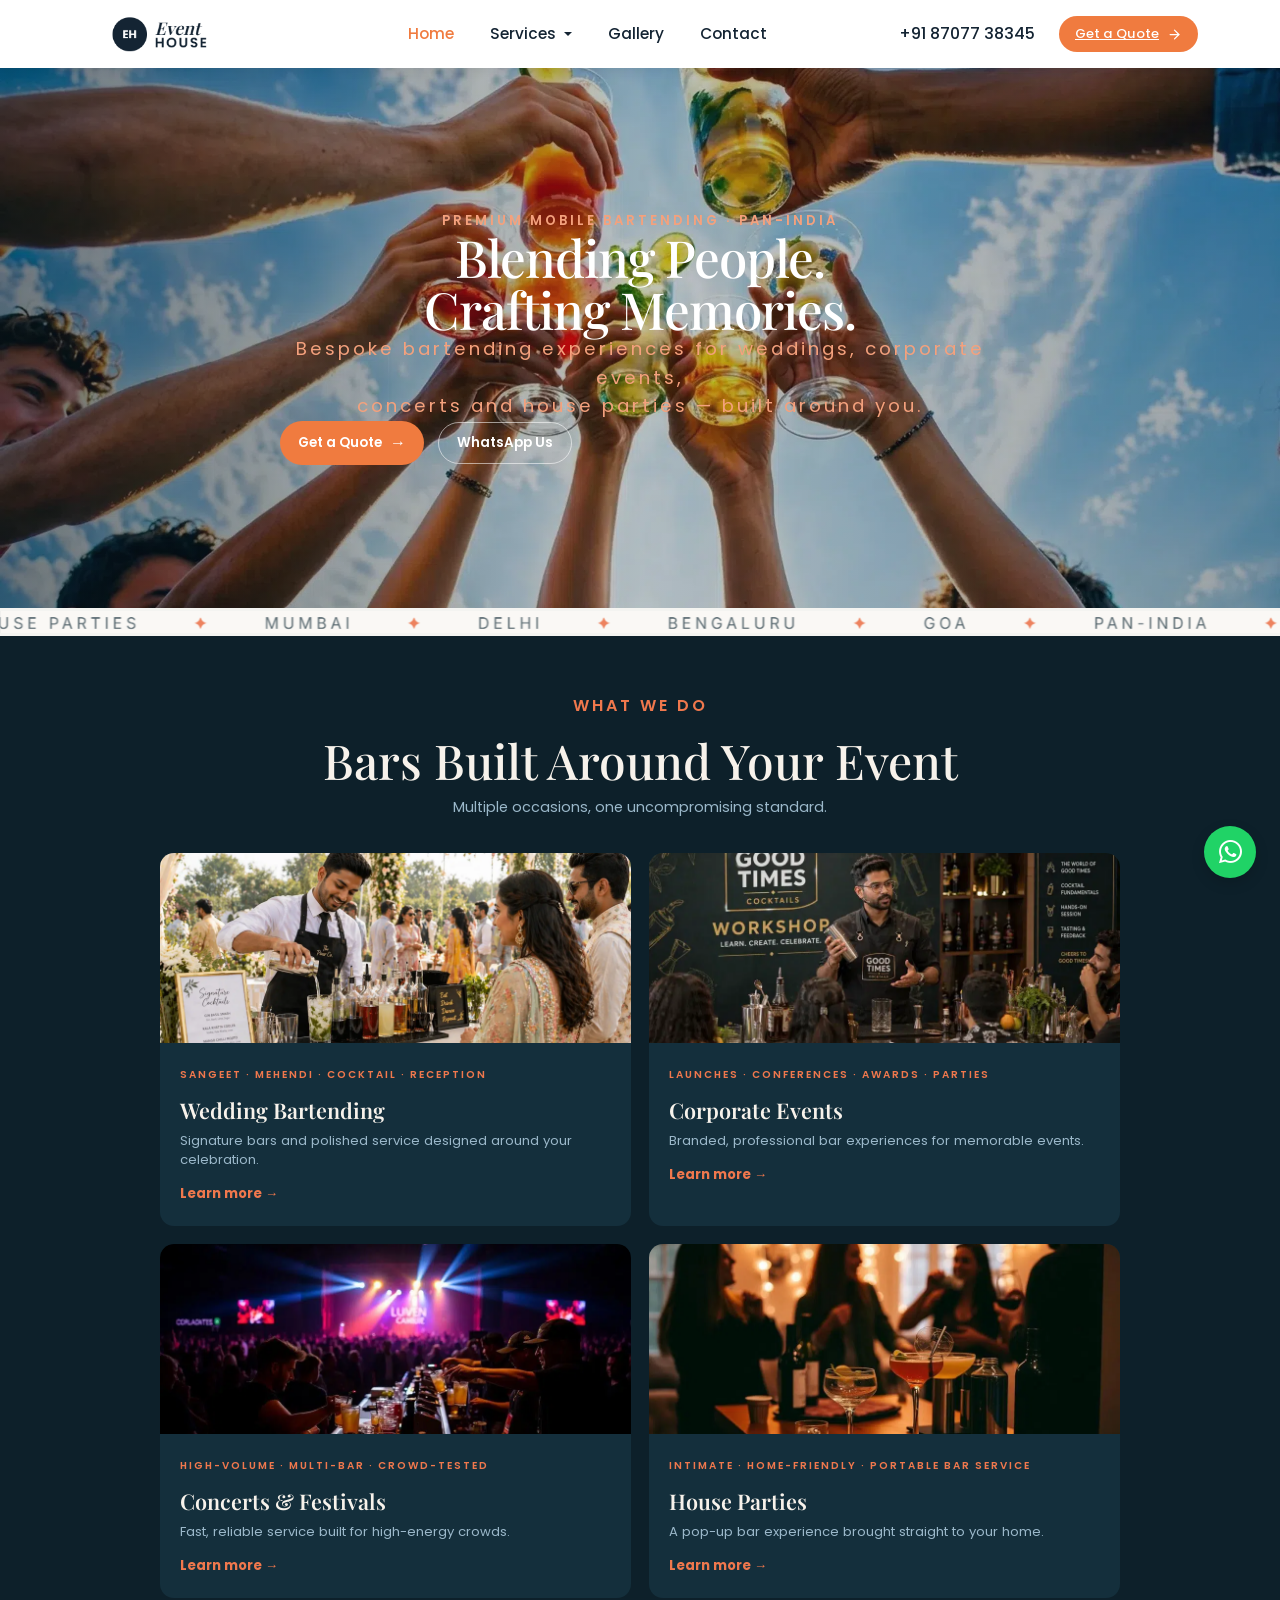
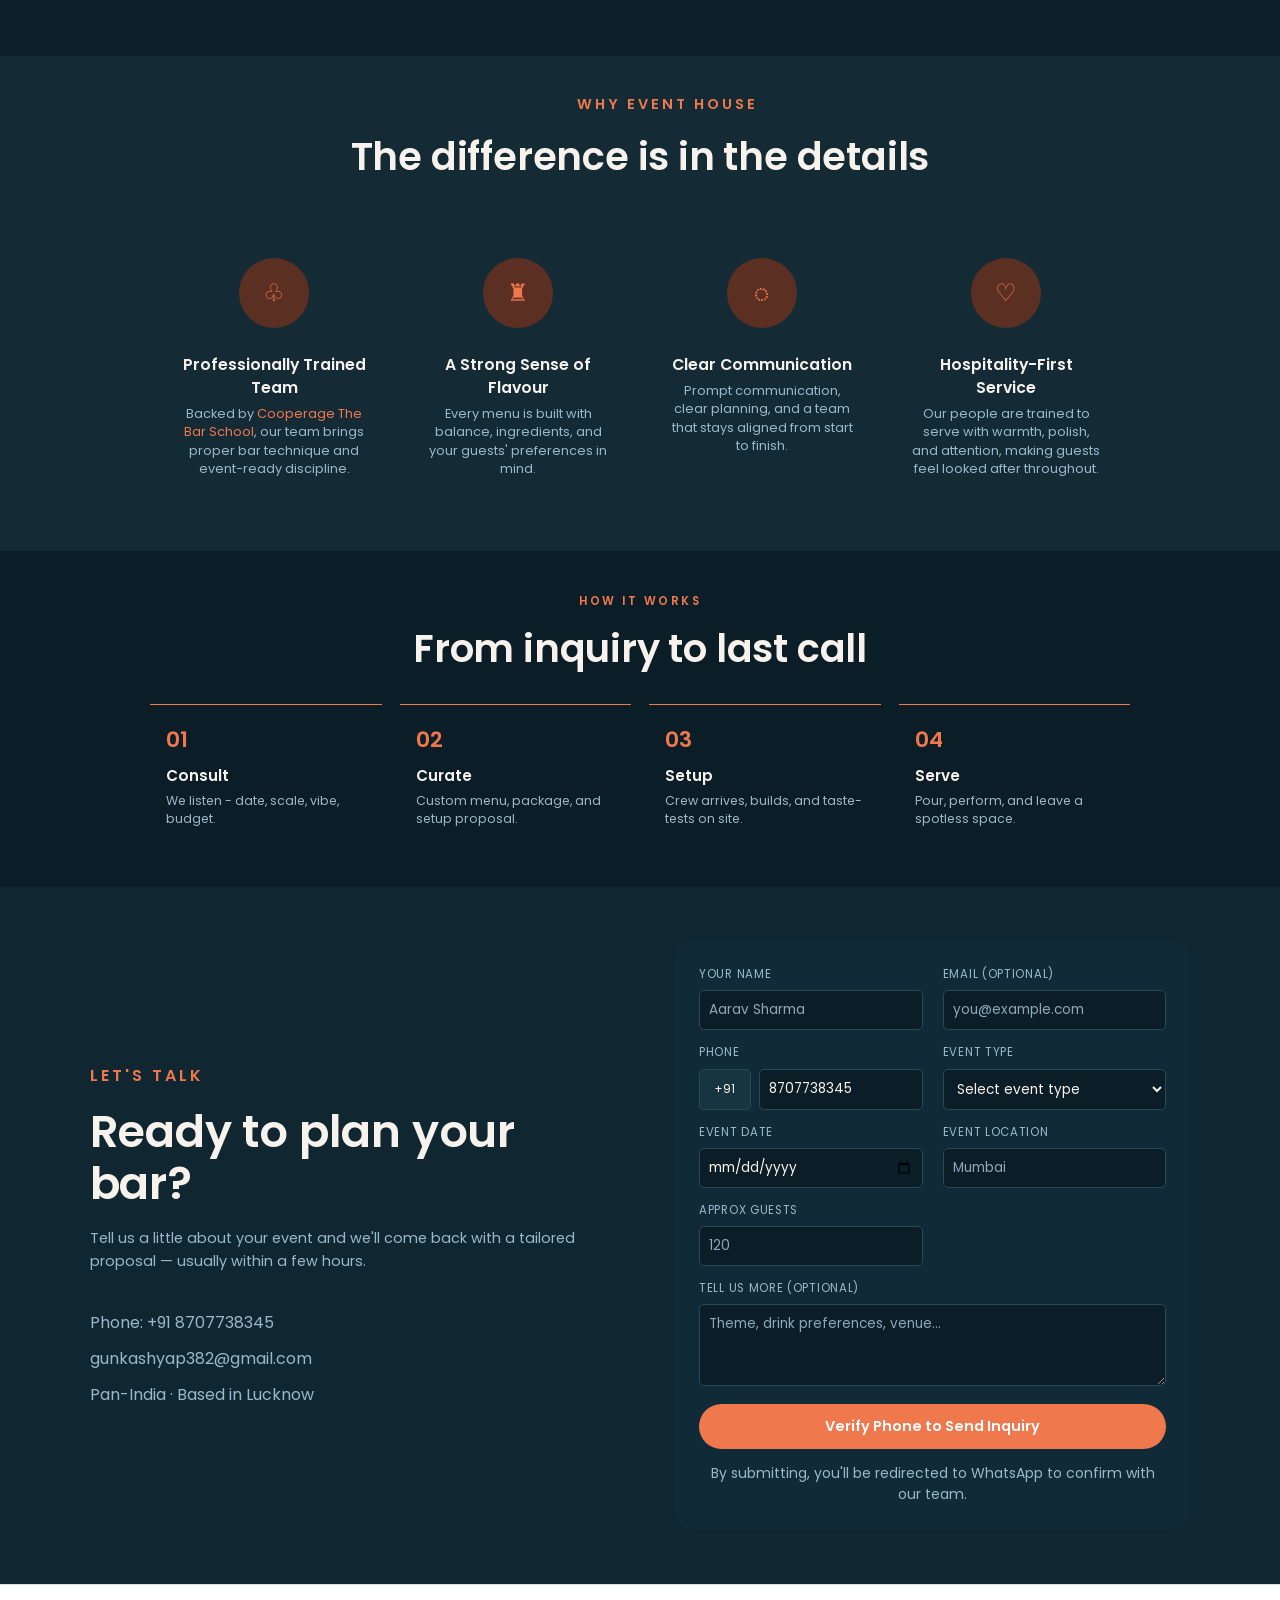
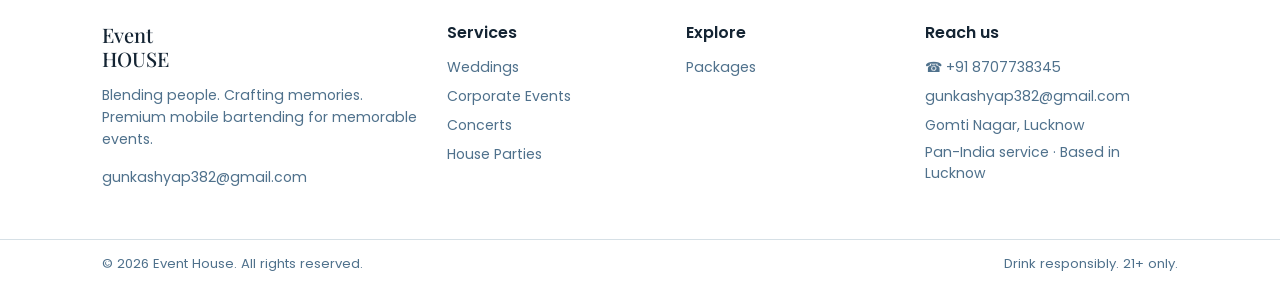
<file: index.html>
<!DOCTYPE html>
<html lang="en">

<head>
  <meta charset="UTF-8">
  <meta name="viewport" content="width=device-width, initial-scale=1.0">
  <title>Event House - Navbar</title>

  <!-- Bootstrap 5 CSS -->
  <link href="https://cdnjs.cloudflare.com/ajax/libs/bootstrap/5.3.3/css/bootstrap.min.css" rel="stylesheet">
  <!-- Google Fonts: ek italic (Playfair Display) + ek straight (Poppins) -->
  <link
    href="https://fonts.googleapis.com/css2?family=Playfair+Display:ital,wght@1,600&family=Poppins:wght@400;500;600&display=swap"
    rel="stylesheet">

  <!-- Apni CSS file link karein -->
  <link rel="stylesheet" href="style.css">
</head>

<body>

  <nav class="navbar navbar-expand-lg navbar-light bg-white sticky-top">
    <div class="container">

      <!-- Logo: Event House -->
      <a class="brand-logo" href="#">
        <div class="brand-icon">EH</div>
        <div class="brand-text">
          <span class="word1">Event</span>
          <span class="word2">HOUSE</span>
        </div>
      </a>

      <button class="navbar-toggler" type="button" data-bs-toggle="collapse" data-bs-target="#mainNav">
        <span class="navbar-toggler-icon"></span>
      </button>

      <div class="collapse navbar-collapse" id="mainNav">
        <ul class="navbar-nav mx-auto align-items-lg-center">

          <li class="nav-item">
            <a class="nav-link active-link" href="#">Home</a>
          </li>

          <!-- Services Dropdown -->
          <li class="nav-item dropdown">
            <a class="nav-link dropdown-toggle" href="#" role="button" data-bs-toggle="dropdown">
              Services
            </a>
            <ul class="dropdown-menu">
              <li>
                <a class="dropdown-item" href="weddings.html">
                  <span class="title">Weddings</span>
                  <span class="sub">Sangeet, Mehendi, Cocktail &amp; Reception bars</span>
                </a>
              </li>
              <li>
                <a class="dropdown-item" href="corporate-events.html">
                  <span class="title">Corporate Events</span>
                  <span class="sub">Launches, conferences &amp; awards nights</span>
                </a>
              </li>
              <li>
                <a class="dropdown-item" href="concerts.html">
                  <span class="title">Concerts &amp; Festivals</span>
                  <span class="sub">Multi-bar, high-volume service</span>
                </a>
              </li>
              <li>
                <a class="dropdown-item" href="house-parties.html">
                  <span class="title">House Parties</span>
                  <span class="sub">Intimate gatherings, home-friendly</span>
                </a>
              </li>
            </ul>
          </li>


          <li class="nav-item"><a class="nav-link" href="gallery.html">Gallery</a></li>
          <li class="nav-item"><a class="nav-link" href="contact.html">Contact</a></li>
        </ul>

        <div class="d-flex align-items-center gap-4 mt-3 mt-lg-0">
          <!-- Click to call: number dial hoga -->
          <a href="tel:+918707738345" class="call-btn">
            <span class="icon-circle">
              <svg xmlns="http://www.w3.org/2000/svg" width="16" height="16" viewBox="0 0 24 24" fill="none"
                stroke="#142433" stroke-width="2" stroke-linecap="round" stroke-linejoin="round">
                <path
                  d="M22 16.92v3a2 2 0 0 1-2.18 2 19.79 19.79 0 0 1-8.63-3.07 19.5 19.5 0 0 1-6-6 19.79 19.79 0 0 1-3.07-8.67A2 2 0 0 1 4.11 2h3a2 2 0 0 1 2 1.72c.127.96.362 1.903.7 2.81a2 2 0 0 1-.45 2.11L8.09 9.91a16 16 0 0 0 6 6l1.27-1.27a2 2 0 0 1 2.11-.45c.907.338 1.85.573 2.81.7A2 2 0 0 1 22 16.92z" />
              </svg>
            </span>
            <span>+91 87077 38345</span>
          </a>

          <a href="contact.html" class="btn-quote">
            Get a Quote
            <svg xmlns="http://www.w3.org/2000/svg" width="15" height="15" viewBox="0 0 24 24" fill="none" stroke="#fff"
              stroke-width="2" stroke-linecap="round" stroke-linejoin="round">
              <line x1="5" y1="12" x2="19" y2="12" />
              <polyline points="12 5 19 12 12 19" />
            </svg>
          </a>
        </div>
      </div>

    </div>
  </nav>

  <main>
    <section class="hero-section">
      <div class="hero-content">
        <p class="hero-eyebrow">PREMIUM MOBILE BARTENDING · PAN-INDIA</p>
        <h1>Blending People.<br>Crafting Memories.</h1>
        <p class="hero-description">Bespoke bartending experiences for weddings, corporate events,<br
            class="desktop-break"> concerts and house parties — built around you.</p>
        <div class="hero-actions">
          <a href="contact.html" class="hero-btn hero-btn-primary">Get a Quote <span>→</span></a>
          <a href="https://wa.me/918707738345" class="hero-btn hero-btn-secondary">WhatsApp Us</a>
        </div>
      </div>
    </section>
  </main>

  <style>
    @keyframes floatingStrip {
      from {
        transform: translateX(0)
      }

      to {
        transform: translateX(-35%)
      }
    }

    .uploaded-section {
      background: #f4f4f1;
      padding: 3px 0;
      overflow: hidden;
      white-space: nowrap
    }

    .uploaded-section img {
      display: block;
      width: max-content;
      min-width: 1700px;
      height: 22px;
      object-fit: cover;
      animation: floatingStrip 22s linear infinite
    }
  </style>
  <section class="why-section">
    <div class="why-heading">
      <p>WHY GOODTIMES &amp; CO</p>
      <h2>The difference is in the details</h2>
    </div>
    <div class="why-grid">
      <div class="why-item">
        <div class="why-icon">♧</div>
        <h3>Professionally Trained Team</h3>
        <p>Backed by <em>Cooperage The Bar School</em>, our team brings proper bar technique and event-ready discipline.
        </p>
      </div>
      <div class="why-item">
        <div class="why-icon">♜</div>
        <h3>A Strong Sense of Flavour</h3>
        <p>Every menu is built with balance, ingredients, and your guests' preferences in mind.</p>
      </div>
      <div class="why-item">
        <div class="why-icon">◌</div>
        <h3>Clear Communication</h3>
        <p>Prompt communication, clear planning, and a team that stays aligned from start to finish.</p>
      </div>
      <div class="why-item">
        <div class="why-icon">♡</div>
        <h3>Hospitality-First Service</h3>
        <p>Our people are trained to serve with warmth, polish, and attention, making guests feel looked after
          throughout.</p>
      </div>
    </div>
  </section>
  <section class="uploaded-section"><img src="floating-strip.png" alt="Event locations"></section>
  <style>
    .hero-section h1 {
      font-size: clamp(2.6rem, 5vw, 4.7rem);
      line-height: 1.02;
      letter-spacing: -1px
    }

    .section-heading h2 {
      font-size: clamp(2.2rem, 4vw, 3.4rem);
      line-height: 1.1
    }

    .service-grid {
      max-width: 960px;
      gap: 22px
    }

    .service-card img {
      height: 240px
    }

    .service-copy {
      padding: 20px 22px 24px
    }

    .service-card h3 {
      font-size: 1.55rem;
      margin: 12px 0 8px
    }

    .service-card p {
      font-size: .92rem;
      margin-bottom: 12px
    }
  </style>
  <style>
    .services-section {
      padding: 58px 6%
    }

    .section-heading {
      margin-bottom: 34px
    }

    .section-heading h2 {
      font-size: clamp(2rem, 4vw, 3rem);
      margin: 12px 0 8px
    }

    .section-heading span {
      font-size: .9rem
    }

    .service-grid {
      max-width: 960px;
      gap: 18px
    }

    .service-card {
      border-radius: 14px
    }

    .service-card:hover {
      transform: translateY(-5px);
      box-shadow: 0 12px 24px #0005
    }

    .service-card img {
      height: 190px
    }

    .service-copy {
      padding: 18px 20px 21px
    }

    .service-card small {
      font-size: .64rem;
      letter-spacing: 2px
    }

    .service-card h3 {
      font-size: 1.35rem;
      margin: 11px 0 7px
    }

    .service-card p {
      font-size: .82rem;
      line-height: 1.45;
      margin-bottom: 12px
    }

    .service-card b {
      font-size: .82rem
    }

    @media(max-width:700px) {
      .services-section {
        padding: 44px 6%
      }

      .section-heading {
        margin-bottom: 25px
      }

      .service-grid {
        grid-template-columns: 1fr;
        gap: 14px
      }

      .service-card img {
        height: 150px
      }

      .service-copy {
        padding: 16px 18px 18px
      }

      .service-card h3 {
        font-size: 1.25rem
      }
    }
  </style>

  <section class="services-section" id="services">
    <div class="section-heading">
      <p>WHAT WE DO</p>
      <h2>Bars Built Around Your Event</h2><span>Multiple occasions, one uncompromising standard.</span>
    </div>
    <div class="service-grid">
      <a class="service-card" href="weddings.html"><img src="hero-image-homepage.webp" alt="Wedding bartending">
        <div class="service-copy"><small>SANGEET · MEHENDI · COCKTAIL · RECEPTION</small>
          <h3>Wedding Bartending</h3>
          <p>Signature bars and polished service designed around your celebration.</p><b>Learn more →</b>
        </div>
      </a>
      <a class="service-card" href="corporate-events.html"><img src="hero-image.webp" alt="Corporate event bartending">
        <div class="service-copy"><small>LAUNCHES · CONFERENCES · AWARDS · PARTIES</small>
          <h3>Corporate Events</h3>
          <p>Branded, professional bar experiences for memorable events.</p><b>Learn more →</b>
        </div>
      </a>
      <a class="service-card" href="concerts.html"><img src="hero-image-homepage.webp" alt="Concert bartending">
        <div class="service-copy"><small>HIGH-VOLUME · MULTI-BAR · CROWD-TESTED</small>
          <h3>Concerts &amp; Festivals</h3>
          <p>Fast, reliable service built for high-energy crowds.</p><b>Learn more →</b>
        </div>
      </a>
      <a class="service-card" href="house-parties.html"><img src="hero-image.webp" alt="House party bar">
        <div class="service-copy"><small>INTIMATE · HOME-FRIENDLY · PORTABLE BAR SERVICE</small>
          <h3>House Parties</h3>
          <p>A pop-up bar experience brought straight to your home.</p><b>Learn more →</b>
        </div>
      </a>
    </div>
  </section>

  <section class="why-section why-after-cards">
    <div class="why-heading">
      <p>WHY GOODTIMES &amp; CO</p>
      <h2>The difference is in the details</h2>
    </div>
    <div class="why-grid">
      <div class="why-item">
        <div class="why-icon">♧</div>
        <h3>Professionally Trained Team</h3>
        <p>Backed by <em>Cooperage The Bar School</em>, our team brings proper bar technique and event-ready discipline.
        </p>
      </div>
      <div class="why-item">
        <div class="why-icon">♜</div>
        <h3>A Strong Sense of Flavour</h3>
        <p>Every menu is built with balance, ingredients, and your guests' preferences in mind.</p>
      </div>
      <div class="why-item">
        <div class="why-icon">◌</div>
        <h3>Clear Communication</h3>
        <p>Prompt communication, clear planning, and a team that stays aligned from start to finish.</p>
      </div>
      <div class="why-item">
        <div class="why-icon">♡</div>
        <h3>Hospitality-First Service</h3>
        <p>Our people are trained to serve with warmth, polish, and attention, making guests feel looked after
          throughout.</p>
      </div>
    </div>
  </section>
  <style>
    .why-section {
      background: #142b36;
      color: #f7f2eb;
      padding: 80px 7%
    }

    .why-heading {
      text-align: center
    }

    .why-heading p {
      color: #f0784d;
      letter-spacing: 3px;
      font-weight: 600
    }

    .why-heading h2 {
      font: 600 clamp(2rem, 4vw, 3.4rem) 'Playfair Display', serif;
      margin: 18px 0 60px
    }

    .why-grid {
      max-width: 1150px;
      margin: auto;
      display: grid;
      grid-template-columns: repeat(4, 1fr);
      gap: 30px;
      text-align: center
    }

    .why-icon {
      width: 70px;
      height: 70px;
      margin: 0 auto 25px;
      border-radius: 50%;
      background: #5b3023;
      color: #f0784d;
      display: grid;
      place-items: center;
      font-size: 28px
    }

    .why-item h3 {
      font: 600 1.35rem 'Playfair Display', serif
    }

    .why-item p {
      color: #9bb8ca;
      line-height: 1.55
    }

    .why-item em {
      color: #f0784d;
      font-style: normal
    }

    .why-section:first-of-type {
      display: none
    }

    @media(max-width:800px) {
      .why-grid {
        grid-template-columns: repeat(2, 1fr)
      }
    }

    @media(max-width:500px) {
      .why-grid {
        grid-template-columns: 1fr
      }

      .why-section {
        padding: 60px 6%
      }
    }
  </style>
  <section class="process-section">
    <div class="process-heading">
      <p>HOW IT WORKS</p>
      <h2>From inquiry to last call</h2>
    </div>
    <div class="process-grid">
      <div class="process-item"><span>01</span>
        <h3>Consult</h3>
        <p>We listen - date, scale, vibe, budget.</p>
      </div>
      <div class="process-item"><span>02</span>
        <h3>Curate</h3>
        <p>Custom menu, package, and setup proposal.</p>
      </div>
      <div class="process-item"><span>03</span>
        <h3>Setup</h3>
        <p>Crew arrives, builds, and taste-tests on site.</p>
      </div>
      <div class="process-item"><span>04</span>
        <h3>Serve</h3>
        <p>Pour, perform, and leave a spotless space.</p>
      </div>
    </div>
  </section>
  <section class="plan-section">
    <div class="plan-copy">
      <p>LET'S TALK</p>
      <h2>Ready to plan your bar?</h2><span>Tell us a little about your event and we'll come back with a tailored
        proposal — usually within a few hours.</span>
      <div class="plan-details"><a href="tel:+918707738345">Phone: +91 8707738345</a><a
          href="mailto:gunkashyao382@gmail.com">Email: gunkashyao382@gmail.com</a><span>Pan-India · Based in
          Lucknow</span></div>
    </div>
   <form class="plan-form" name="plan-inquiry" method="POST" data-netlify="true" netlify-honeypot="bot-field" onsubmit="return handlePlanSubmit(event)">
  <input type="hidden" name="form-name" value="plan-inquiry" />
  <p style="display:none"><label>Don't fill this out: <input name="bot-field" /></label></p>
  <div class="plan-fields">
    <label>Your name<input name="name" placeholder="Aarav Sharma" required></label>
    <label>Email (optional)<input type="email" name="email" placeholder="you@example.com"></label>
    <label class="phone-field">Phone<div class="phone-row"><span>+91</span><input name="phone" value="8707738345" placeholder="9876543210" required></div></label>
    <label>Event type<select name="event-type" required>
      <option value="">Select event type</option>
      <option>Wedding</option>
      <option>Corporate Event</option>
      <option>House Party</option>
    </select></label>
    <label>Event date<input type="date" name="event-date" required></label>
    <label>Event location<input name="location" placeholder="Mumbai" required></label>
    <label>Approx guests<input name="guests" type="number" min="1" placeholder="120" required></label>
    <label class="form-wide">Tell us more (optional)<textarea name="message" placeholder="Theme, drink preferences, venue..."></textarea></label>
  </div>
  <button type="submit">Verify Phone to Send Inquiry</button>
  <small>By submitting, you'll be redirected to WhatsApp to confirm with our team.</small>
</form>
  </section>
  <style>
    .plan-section {
      background: #102732;
      color: #f7f2eb;
      padding: 70px 8%;
      display: grid;
      grid-template-columns: 1fr 1fr;
      gap: 70px
    }

    .plan-copy>p {
      color: #f0784d;
      letter-spacing: 3px;
      font-weight: 600
    }

    .plan-copy h2 {
      font: 600 clamp(2rem, 4vw, 3.5rem) 'Poppins', sans-serif;
      margin: 18px 0
    }

    .plan-copy>span {
      display: block;
      color: #9bb8ca;
      line-height: 1.6;
      max-width: 560px
    }

    .plan-details {
      display: grid;
      gap: 12px;
      margin-top: 38px
    }

    .plan-details a,
    .plan-details span {
      color: #9bb8ca;
      text-decoration: none
    }

    .plan-form {
      background: #142f3c;
      border-radius: 18px;
      padding: 32px
    }

    .plan-fields {
      display: grid;
      grid-template-columns: 1fr 1fr;
      gap: 14px
    }

    .plan-form input,
    .plan-form select,
    .plan-form textarea {
      width: 100%;
      border: 1px solid #294957;
      background: #0b1d26;
      color: #f7f2eb;
      border-radius: 5px;
      padding: 12px;
      font: inherit;
      font-size: .9rem
    }

    .plan-form textarea {
      grid-column: 1/-1;
      min-height: 100px
    }

    .plan-form button {
      width: 100%;
      border: 0;
      border-radius: 28px;
      background: #f0784d;
      color: #fff;
      padding: 14px;
      margin-top: 18px;
      font-weight: 600
    }

    .plan-form small {
      display: block;
      text-align: center;
      color: #9bb8ca;
      margin-top: 14px
    }

    @media(max-width:800px) {
      .plan-section {
        grid-template-columns: 1fr;
        gap: 35px;
        padding: 55px 6%
      }
    }

    @media(max-width:500px) {
      .plan-fields {
        grid-template-columns: 1fr
      }

      .plan-form textarea {
        grid-column: auto
      }
    }
  </style>
  <footer class="main-footer">
    <div>
      <h3>Event<br>HOUSE</h3>
      <p>Blending people. Crafting memories.<br>Premium mobile bartending for memorable events.</p><a
        href="mailto:gunkashyao382@gmail.com">gunkashyao382@gmail.com</a>
    </div>
    <div>
      <h4>Services</h4><a href="weddings.html">Weddings</a><a href="corporate-events.html">Corporate Events</a><a
        href="concerts.html">Concerts</a><a href="house-parties.html">House Parties</a>
    </div>
    <div>
      <h4>Explore</h4><a href="index.html#services">Packages</a><a href="contact.html">FAQ</a><a
        href="contact.html">Contact</a>
    </div>
    <div>
      <h4>Reach us</h4><a href="tel:+918707738345">☎ +91 8707738345</a><a href="mailto:gunkashyao382@gmail.com">✉
        gunkashyao382@gmail.com</a>
      <p>Pan-India service · Based in Lucknow</p>
    </div>
  </footer>
  <div class="footer-bottom"><span>© 2026 Event House. All rights reserved.</span><span>Drink responsibly. 21+
      only.</span></div>
  <style>
    .main-footer {
      display: grid;
      grid-template-columns: 1.5fr 1fr 1fr 1.2fr;
      gap: 40px;
      padding: 55px 8%;
      background: #fff;
      color: #142433
    }

    .main-footer h3,
    .main-footer h4 {
      font-family: 'Playfair Display', serif;
      margin: 0 0 14px
    }

    .main-footer h3 {
      font-size: 1.6rem
    }

    .main-footer h4 {
      font-size: 1.35rem
    }

    .main-footer p {
      color: #4f718c;
      line-height: 1.55
    }

    .main-footer a {
      display: block;
      color: #4f718c;
      text-decoration: none;
      margin: 8px 0
    }

    .main-footer a:hover {
      color: #f0784d
    }

    .footer-bottom {
      display: flex;
      justify-content: space-between;
      padding: 20px 8%;
      border-top: 1px solid #d6e0e6;
      background: #fff;
      color: #4f718c
    }

    @media(max-width:700px) {
      .main-footer {
        grid-template-columns: 1fr 1fr;
        padding: 40px 6%
      }

      .footer-bottom {
        display: block;
        padding: 18px 6%
      }

      .footer-bottom span {
        display: block;
        margin: 6px 0
      }
    }
  </style>
  <script>
    const cardImages = ['wedding-cover.webp', 'coporate-cover.webp', 'service-concerts.jpg', 'service-house.jpg'];
    document.querySelectorAll('.service-card img').forEach((image, index) => image.src = cardImages[index]);
    const address = document.querySelector('.main-footer>div:last-child p');
    if (address) { address.style.cursor = 'pointer'; address.title = 'Open in Google Maps'; address.addEventListener('click', () => window.open('https://www.google.com/maps/search/?api=1&query=Gomti+Nagar+Lucknow', '_blank')); }
    document.querySelectorAll('a[href^="mailto:"]').forEach(link => { link.href = 'mailto:gunkashyap382@gmail.com'; link.textContent = 'gunkashyap382@gmail.com'; });
  </script>

  <!-- Bootstrap JS -->
  <script src="https://cdnjs.cloudflare.com/ajax/libs/bootstrap/5.3.3/js/bootstrap.bundle.min.js"></script>

  <a class="floating-whatsapp" href="https://wa.me/918707738345" target="_blank" rel="noopener"
    aria-label="Chat with us on WhatsApp"><i class="bi bi-whatsapp"></i></a>
  <style>
    .why-after-cards {
      padding: 38px 6% !important
    }

    .why-after-cards .why-heading {
      margin-bottom: 28px
    }

    .why-after-cards .why-heading h2 {
      font-size: clamp(1.8rem, 3vw, 2.5rem) !important
    }

    .why-after-cards .why-grid {
      max-width: 960px;
      gap: 16px
    }

    .why-after-cards .why-item {
      padding: 18px
    }

    .why-after-cards .why-item h3 {
      font-size: .98rem !important;
      margin: 10px 0 6px
    }

    .why-after-cards .why-item p {
      font-size: .8rem !important;
      line-height: 1.45
    }

    .why-after-cards .why-icon {
      font-size: 1.5rem
    }

    @media(max-width:700px) {
      .why-after-cards {
        padding: 30px 6% !important
      }

      .why-after-cards .why-grid {
        grid-template-columns: 1fr 1fr;
        gap: 12px
      }
    }

    @media(max-width:480px) {
      .why-after-cards .why-grid {
        grid-template-columns: 1fr
      }
    }
  </style>
  <style>
    .process-section {
      padding: 42px 6% !important
    }

    .process-heading h2 {
      font-size: clamp(1.7rem, 3vw, 2.4rem) !important;
      margin: 10px 0 32px !important
    }

    .process-heading p {
      font-size: .72rem !important;
      letter-spacing: 2.5px
    }

    .process-grid {
      max-width: 980px;
      gap: 18px
    }

    .process-item {
      padding: 18px 16px;
      border-top-width: 1px
    }

    .process-item span {
      font-size: 1.35rem
    }

    .process-item h3 {
      font-size: .95rem;
      margin: 8px 0 5px
    }

    .process-item p {
      font-size: .78rem;
      line-height: 1.4
    }

    @media(max-width:800px) {
      .process-section {
        padding: 36px 6% !important
      }

      .process-grid {
        grid-template-columns: repeat(2, 1fr);
        gap: 14px
      }
    }

    @media(max-width:480px) {
      .process-grid {
        grid-template-columns: 1fr
      }

      .process-item {
        padding: 15px 14px
      }
    }
  </style>
  <script>
function handlePlanSubmit(e) {
  e.preventDefault();
  const form = e.target;
  const fields = [...form.querySelectorAll('input[name]:not([name="bot-field"]), select[name], textarea[name]')];
  const required = fields.filter(f => f.name !== 'email');

  if (!required.every(f => f.value.trim())) {
    alert('Please complete all form fields before sending your inquiry.');
    return false;
  }

  const formData = new FormData(form);

  fetch('/', {
    method: 'POST',
    headers: { 'Content-Type': 'application/x-www-form-urlencoded' },
    body: new URLSearchParams(formData).toString()
  })
  .then(() => {
    const name = form.querySelector('[name="name"]').value;
    const eventType = form.querySelector('[name="event-type"]').value;
    const location = form.querySelector('[name="location"]').value;
    const guests = form.querySelector('[name="guests"]').value;

    const msg = `Hi, I'd like a quote.%0AName: ${name}%0AEvent: ${eventType}%0ALocation: ${location}%0AGuests: ${guests}`;
    window.open(`https://wa.me/918707738345?text=${msg}`, '_blank');
    form.reset();
  })
  .catch(() => {
    alert('Something went wrong. Please try WhatsApp directly.');
  });

  return false;
}
</script>
<style>.plan-section .plan-form{display:block;background:#102b37!important;color:#f7f2eb;box-sizing:border-box}.plan-section .plan-fields{display:grid;grid-template-columns:repeat(2,minmax(0,1fr));gap:14px 20px}.plan-section .plan-fields label{display:grid;gap:7px;color:#9bb8ca;font-size:.72rem;letter-spacing:.7px;text-transform:uppercase}.plan-section .plan-fields input,.plan-section .plan-fields select,.plan-section .plan-fields textarea{display:block;width:100%;box-sizing:border-box;border:1px solid #294957;background:#0b1d26;color:#f7f2eb;border-radius:5px;padding:11px;font:400 .84rem Poppins,sans-serif}.plan-section .plan-fields input::placeholder,.plan-section .plan-fields textarea::placeholder{color:#8ba9bc}.plan-section .plan-fields select{color:#f7f2eb}.plan-section .plan-fields textarea{min-height:82px;resize:vertical}.plan-section .form-wide{grid-column:1/-1}.phone-row{display:grid;grid-template-columns:62px 1fr 126px;gap:10px}.phone-row>span{display:grid;place-items:center;background:#173541;border:1px solid #294957;border-radius:5px;color:#f7f2eb}.phone-row input{min-width:0}.otp-btn{border:1px solid #294957;border-radius:5px;background:#0b1d26;color:#f7f2eb;font:600 .78rem Poppins,sans-serif;cursor:pointer}.plan-section .plan-form button[type=submit]{display:block;width:100%;box-sizing:border-box;border:0;border-radius:28px;background:#f0784d;color:#fff;padding:13px;margin-top:18px;font:600 .9rem Poppins,sans-serif;cursor:pointer}.plan-section .plan-form button[type=submit]:hover{background:#d9672c;transform:translateY(-1px)}@media(max-width:520px){.plan-section .plan-fields{grid-template-columns:1fr}.plan-section .form-wide{grid-column:auto}.phone-row{grid-template-columns:52px 1fr}.otp-btn{grid-column:1/-1;padding:10px}}</style>
</body>

<style>
  .plan-section .phone-row{grid-template-columns:52px minmax(0,1fr);gap:8px;align-items:stretch}
  .plan-section .phone-row input{width:100%!important;min-width:0}
  @media(max-width:800px){.plan-section{grid-template-columns:1fr;gap:32px;padding:52px 6%}.plan-copy h2{font-size:clamp(2rem,7vw,3rem)}.plan-form{max-width:680px;width:100%;margin:auto}}
  @media(max-width:560px){.plan-section{padding:38px 5%;gap:24px}.plan-form{padding:16px!important;border-radius:12px}.plan-section .plan-fields{grid-template-columns:1fr;gap:12px}.plan-section .form-wide{grid-column:auto}.plan-section .phone-row{grid-template-columns:48px minmax(0,1fr);gap:8px}.plan-section .plan-form button[type=submit]{margin-top:14px;padding:14px 12px;font-size:.84rem;line-height:1.25}.plan-section .plan-form small{display:block;line-height:1.45;padding:0 8px}}
</style>
</html>
</file>
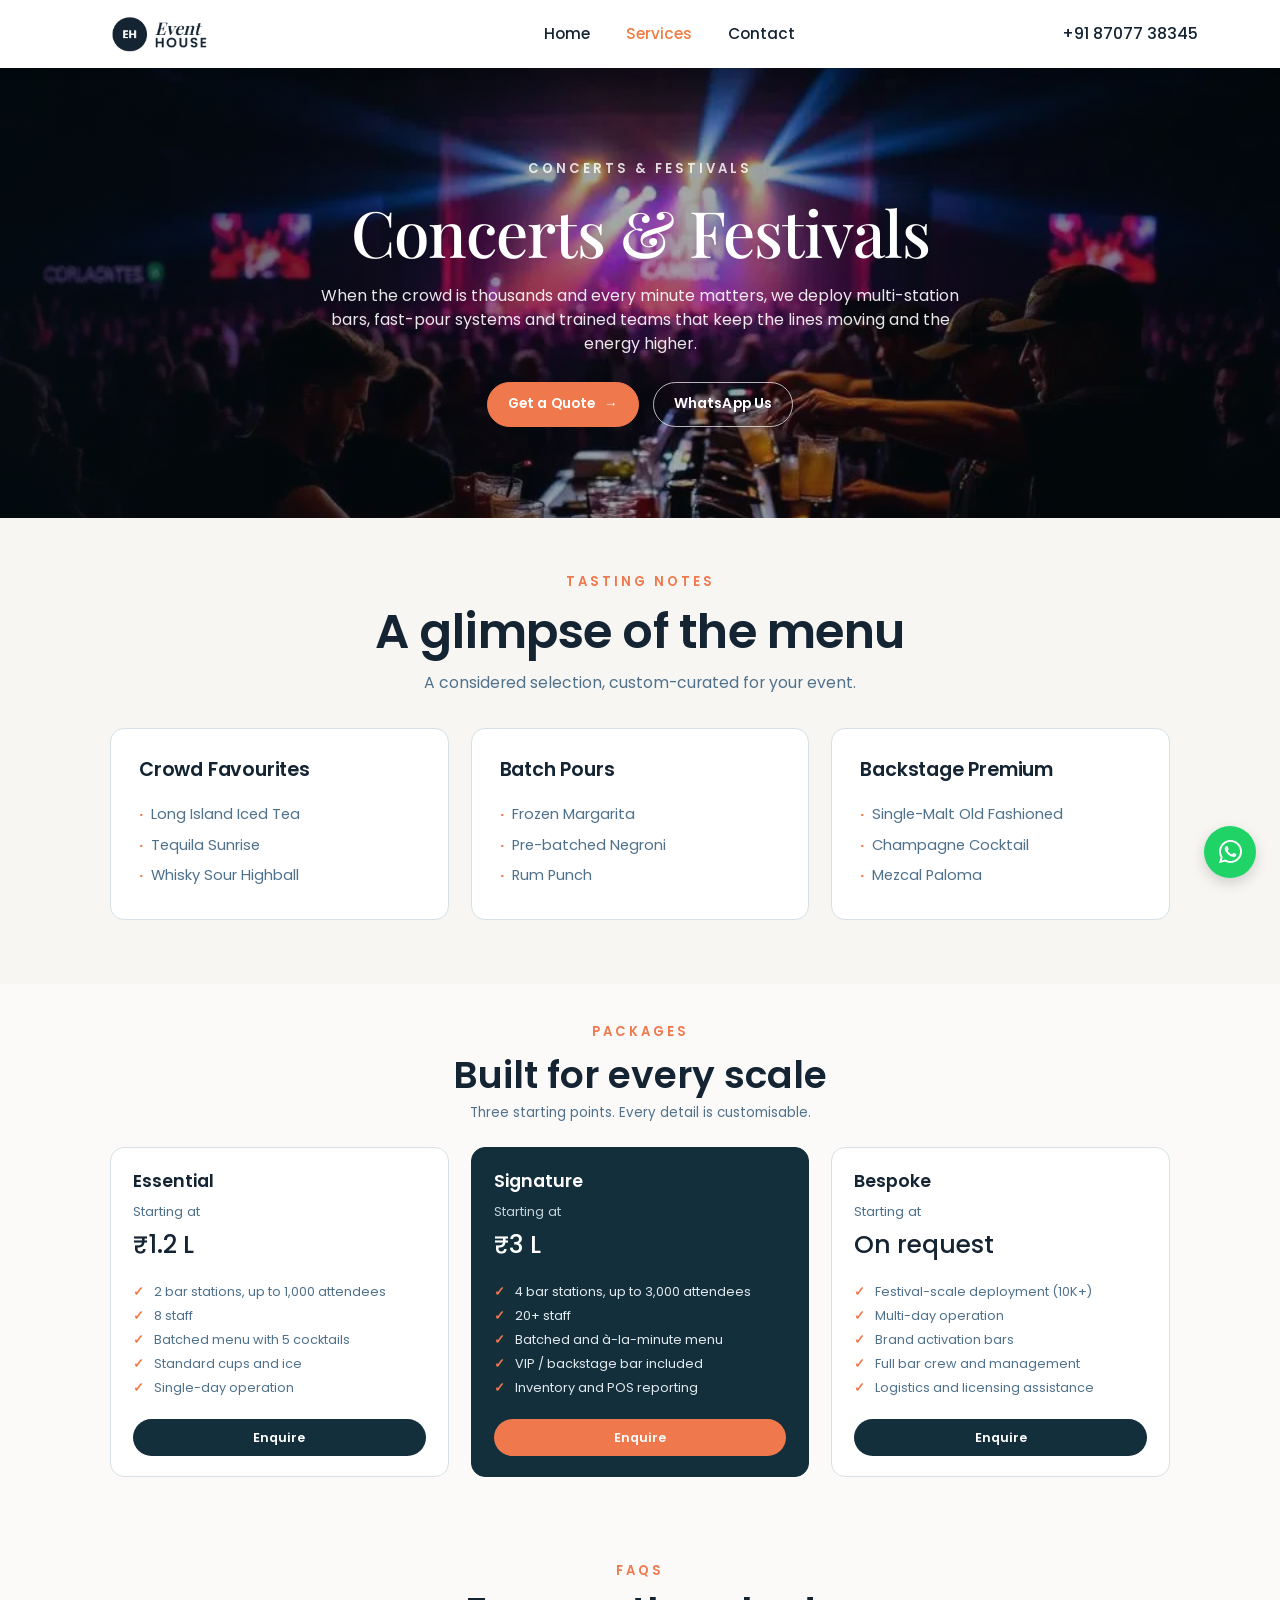
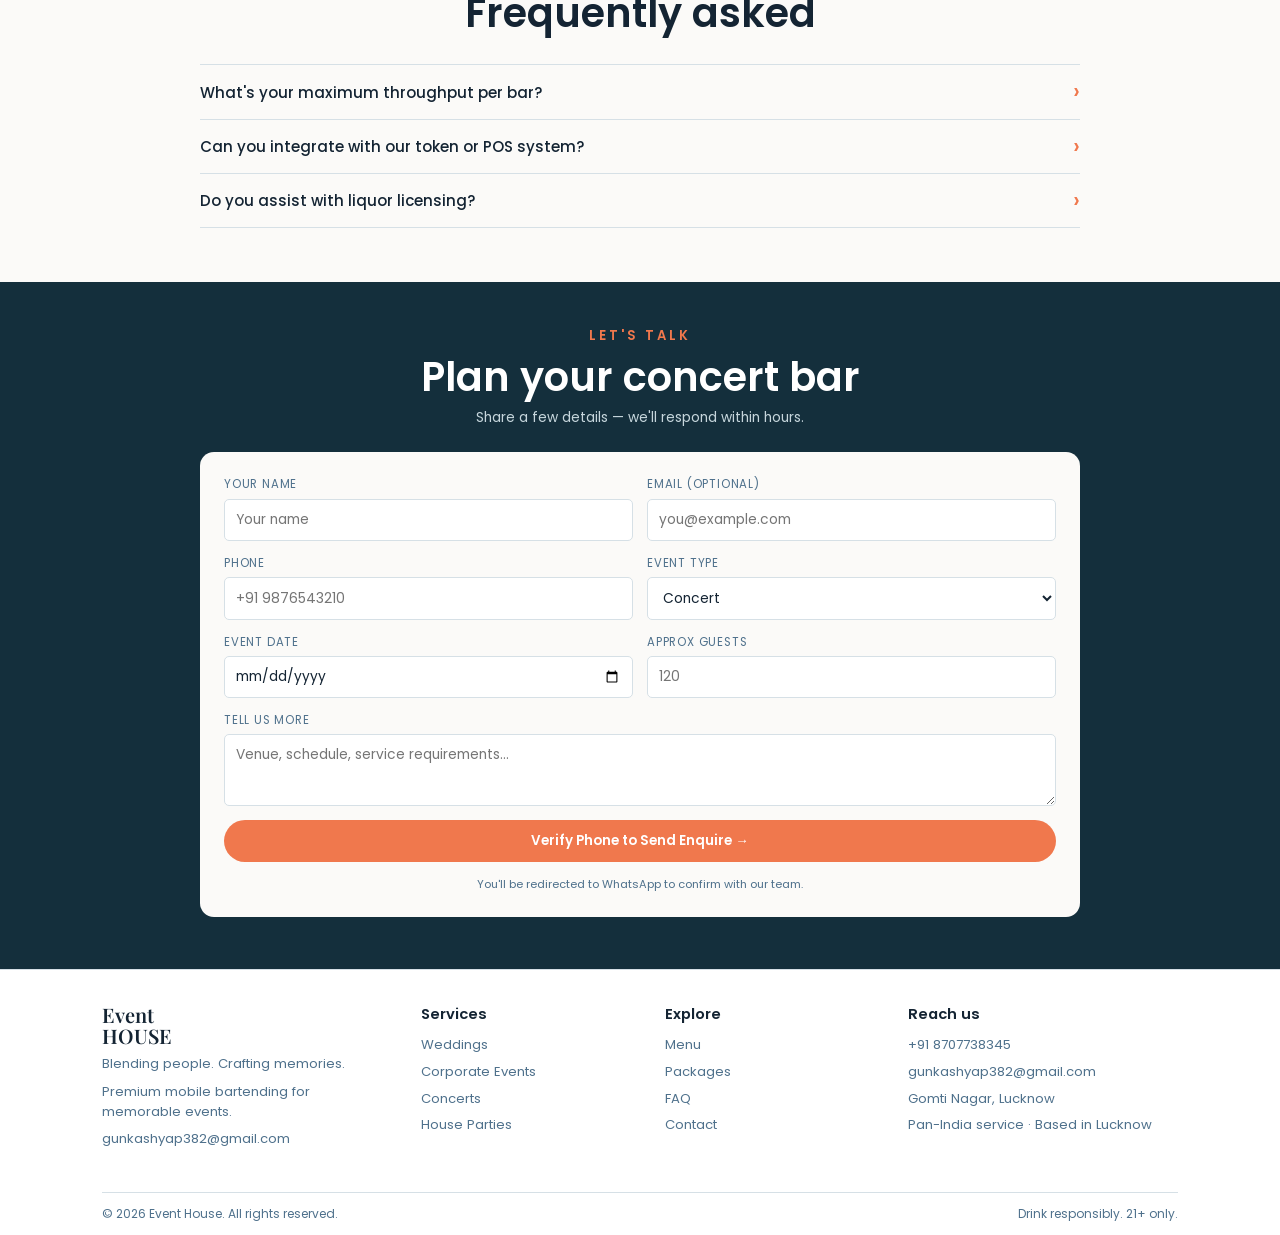
<file: concerts.html>
<!DOCTYPE html>
<html lang="en">
<head>
    <meta charset="UTF-8">
    <meta name="viewport" content="width=device-width, initial-scale=1.0">
    <title>Concerts &amp; Festivals | Event House</title>
    <link href="https://cdnjs.cloudflare.com/ajax/libs/bootstrap/5.3.3/css/bootstrap.min.css" rel="stylesheet">
    <link href="https://fonts.googleapis.com/css2?family=Playfair+Display:ital,wght@1,600&family=Poppins:wght@400;500;600&display=swap" rel="stylesheet">
    <link rel="stylesheet" href="style.css">
</head>
<body>
    <nav class="navbar navbar-expand-lg navbar-light bg-white sticky-top">
        <div class="container"><a class="brand-logo" href="index.html">
                <div class="brand-icon">EH</div>
                <div class="brand-text"><span class="word1">Event</span><span class="word2">HOUSE</span></div>
            </a><button class="navbar-toggler" data-bs-toggle="collapse" data-bs-target="#nav"><span
                    class="navbar-toggler-icon"></span></button>
            <div class="collapse navbar-collapse" id="nav">
                <ul class="navbar-nav mx-auto">
                    <li class="nav-item"><a class="nav-link" href="index.html">Home</a></li>
                    <li class="nav-item"><a class="nav-link active-link" href="concerts.html">Services</a></li>
                    <li class="nav-item"><a class="nav-link" href="#contact">Contact</a></li>
                </ul><a class="call-btn" href="tel:+918707738345">+91 87077 38345</a>
            </div>
        </div>
    </nav>
    <main>
        <section class="concert-hero" aria-labelledby="concert-title">
            <img src="service-concerts.jpg" alt="Bartending service at a live concert">
            <div class="concert-hero-content">
                <p class="concert-eyebrow">CONCERTS &amp; FESTIVALS</p>
                <h1 id="concert-title">Concerts &amp; Festivals</h1>
                <p class="concert-description">When the crowd is thousands and every minute matters, we deploy multi-station bars, fast-pour systems and trained teams that keep the lines moving and the energy higher.</p>
                <div class="concert-hero-actions">
                    <a class="hero-btn hero-btn-primary" href="contact.html">Get a Quote <span aria-hidden="true">→</span></a>
                    <a class="hero-btn hero-btn-secondary" href="https://wa.me/918707738345" target="_blank" rel="noopener">WhatsApp Us</a>
                </div>
            </div>
        </section>
        <section class="concert-menu" id="menu" aria-labelledby="menu-title">
            <div class="concert-menu-heading">
                <p class="concert-eyebrow">TASTING NOTES</p>
                <h2 id="menu-title">A glimpse of the menu</h2>
                <p>A considered selection, custom-curated for your event.</p>
            </div>
            <div class="concert-menu-grid">
                <article class="concert-menu-card"><h3>Crowd Favourites</h3><ul><li>Long Island Iced Tea</li><li>Tequila Sunrise</li><li>Whisky Sour Highball</li></ul></article>
                <article class="concert-menu-card"><h3>Batch Pours</h3><ul><li>Frozen Margarita</li><li>Pre-batched Negroni</li><li>Rum Punch</li></ul></article>
                <article class="concert-menu-card"><h3>Backstage Premium</h3><ul><li>Single-Malt Old Fashioned</li><li>Champagne Cocktail</li><li>Mezcal Paloma</li></ul></article>
            </div>
        </section>
        <section class="concert-packages" id="packages" aria-labelledby="packages-title">
            <div class="concert-packages-heading">
                <p class="concert-eyebrow">PACKAGES</p>
                <h2 id="packages-title">Built for every scale</h2>
                <p>Three starting points. Every detail is customisable.</p>
            </div>
            <div class="concert-packages-grid">
                <article class="concert-package"><h3>Essential</h3><p class="package-label">Starting at</p><strong>₹1.2 L</strong><ul><li>2 bar stations, up to 1,000 attendees</li><li>8 staff</li><li>Batched menu with 5 cocktails</li><li>Standard cups and ice</li><li>Single-day operation</li></ul><a href="contact.html" class="package-btn">Enquire</a></article>
                <article class="concert-package concert-package-featured"><h3>Signature</h3><p class="package-label">Starting at</p><strong>₹3 L</strong><ul><li>4 bar stations, up to 3,000 attendees</li><li>20+ staff</li><li>Batched and à-la-minute menu</li><li>VIP / backstage bar included</li><li>Inventory and POS reporting</li></ul><a href="contact.html" class="package-btn">Enquire</a></article>
                <article class="concert-package"><h3>Bespoke</h3><p class="package-label">Starting at</p><strong>On request</strong><ul><li>Festival-scale deployment (10K+)</li><li>Multi-day operation</li><li>Brand activation bars</li><li>Full bar crew and management</li><li>Logistics and licensing assistance</li></ul><a href="contact.html" class="package-btn">Enquire</a></article>
            </div>
        </section>
        <section class="concert-faq" id="faq" aria-labelledby="faq-title">
            <div class="concert-faq-heading"><p class="concert-eyebrow">FAQS</p><h2 id="faq-title">Frequently asked</h2></div>
            <div class="concert-faq-list">
                <details><summary>What's your maximum throughput per bar?</summary><p>Each bar can serve approximately 120–150 guests per hour, depending on the menu and service format.</p></details>
                <details><summary>Can you integrate with our token or POS system?</summary><p>Yes. Our team can coordinate with your existing token, POS, and guest-flow systems.</p></details>
                <details><summary>Do you assist with liquor licensing?</summary><p>We can guide your team through local licensing requirements and coordinate the necessary documentation.</p></details>
            </div>
        </section>
        <section class="concert-inquiry" id="contact" aria-labelledby="inquiry-title">
            <div class="concert-inquiry-heading"><p class="concert-eyebrow">LET'S TALK</p><h2 id="inquiry-title">Plan your concert bar</h2><p>Share a few details — we'll respond within hours.</p></div>
            <form class="concert-form" onsubmit="event.preventDefault(); const fields=[...this.querySelectorAll('input,select,textarea')]; if(fields.every(field=>field.value.trim())) window.open('https://wa.me/918707738345','_blank'); else alert('Please complete all form fields before sending your inquiry.');">
                <label>Your name<input type="text" name="name" placeholder="Your name" required></label>
                <label>Email (optional)<input type="email" name="email" placeholder="you@example.com"></label>
                <label>Phone<input type="tel" name="phone" placeholder="+91 9876543210" required></label>
                <label>Event type<select name="event"><option>Concert</option><option>Festival</option><option>Brand activation</option></select></label>
                <label>Event date<input type="date" name="date"></label>
                <label>Approx guests<input type="number" name="guests" placeholder="120"></label>
                <label class="form-wide">Tell us more<textarea name="message" placeholder="Venue, schedule, service requirements..."></textarea></label>
                <button class="inquiry-btn" type="submit">Verify Phone to Send Enquire <span aria-hidden="true">→</span></button>
                <small>You'll be redirected to WhatsApp to confirm with our team.</small>
            </form>
        </section>
    </main>
    <footer class="concert-footer">
        <div><h3>Event<br>HOUSE</h3><p>Blending people. Crafting memories.</p><p>Premium mobile bartending for memorable events.</p><a href="mailto:gunkashyap382@gmail.com">gunkashyap382@gmail.com</a></div>
        <div><h4>Services</h4><a href="weddings.html">Weddings</a><a href="corporate-events.html">Corporate Events</a><a href="concerts.html">Concerts</a><a href="house-parties.html">House Parties</a></div>
        <div><h4>Explore</h4><a href="#menu">Menu</a><a href="#packages">Packages</a><a href="#faq">FAQ</a><a href="#contact">Contact</a></div>
        <div><h4>Reach us</h4><a href="tel:+918707738345">+91 8707738345</a><a href="mailto:gunkashyap382@gmail.com">gunkashyap382@gmail.com</a><a href="https://www.google.com/maps/search/?api=1&amp;query=Gomti+Nagar+Lucknow" target="_blank" rel="noopener">Gomti Nagar, Lucknow</a><p>Pan-India service · Based in Lucknow</p></div>
        <div class="concert-footer-bottom"><span>© 2026 Event House. All rights reserved.</span><span>Drink responsibly. 21+ only.</span></div>
    </footer>
    <script src="https://cdnjs.cloudflare.com/ajax/libs/bootstrap/5.3.3/js/bootstrap.bundle.min.js"></script>
<a class="floating-whatsapp" href="https://wa.me/918707738345" target="_blank" rel="noopener" aria-label="Chat with us on WhatsApp"><i class="bi bi-whatsapp"></i></a>
</body>
</html>
</file>
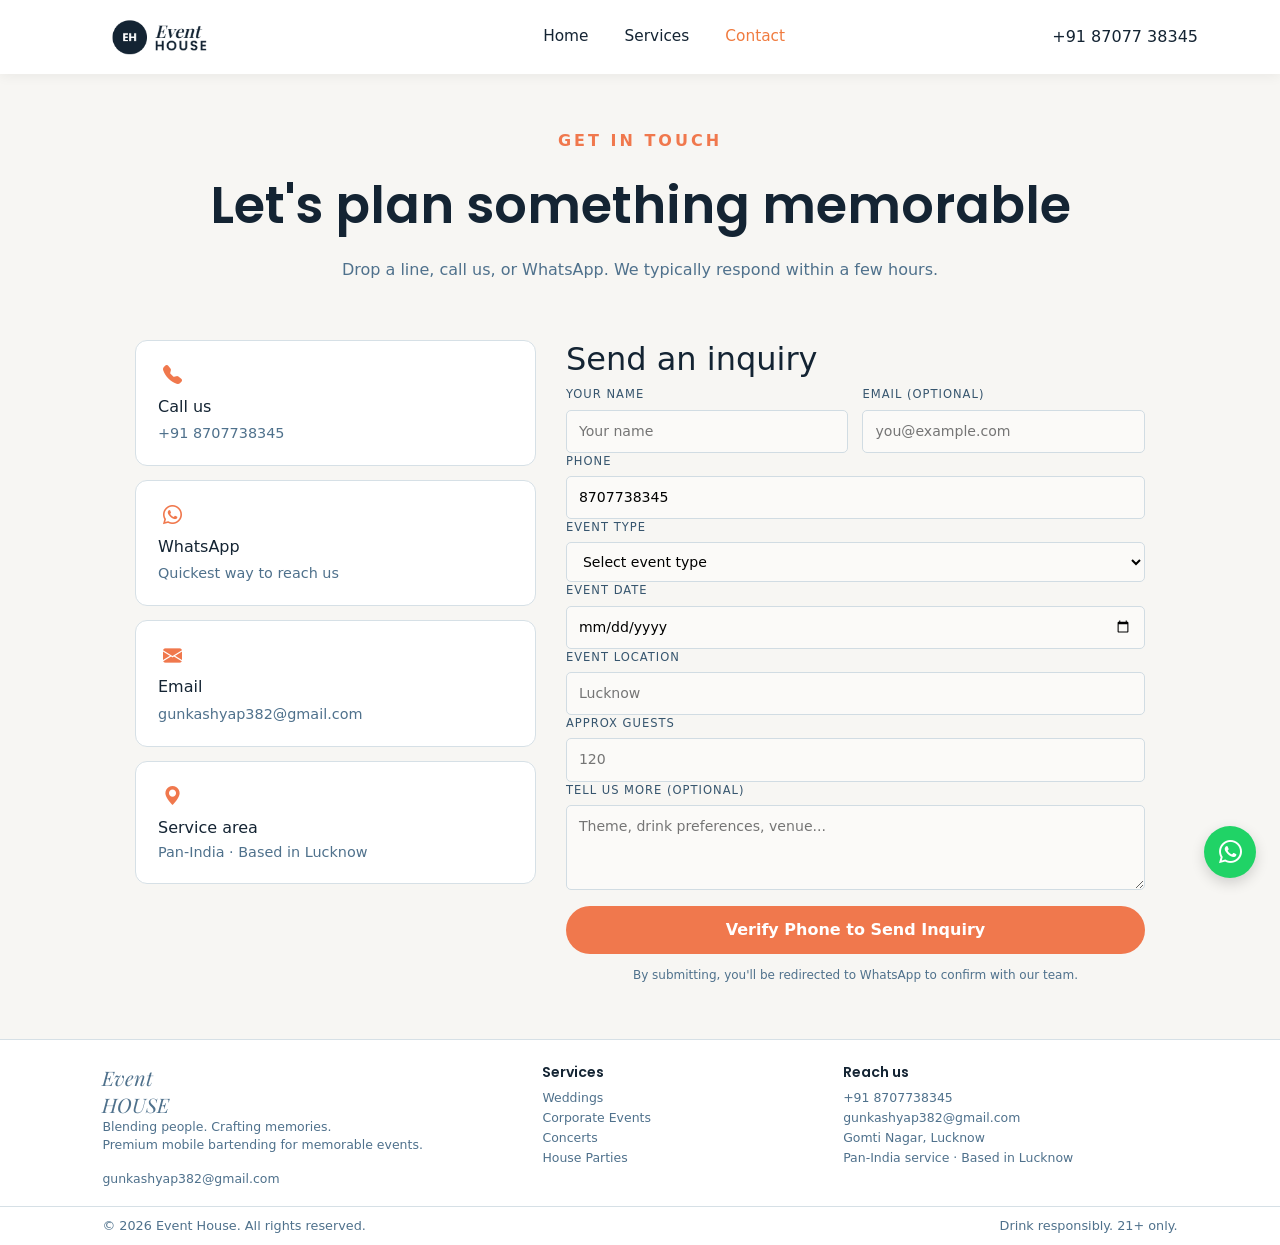
<file: contact.html>
<!doctype html>
<html lang="en">

<head>
    <meta charset="utf-8">
    <meta name="viewport" content="width=device-width,initial-scale=1">
    <title>Contact - Event House</title>
    <link rel="stylesheet" href="style.css">
    <link href="https://cdnjs.cloudflare.com/ajax/libs/bootstrap/5.3.3/css/bootstrap.min.css" rel="stylesheet">
    <link
        href="https://fonts.googleapis.com/css2?family=Playfair+Display:ital,wght@1,600&family=Poppins:wght@400;500;600&display=swap"
        rel="stylesheet">
    <style>
        .contact-page {
            background: #f7f6f3;
            color: #142433
        }

        .contact-hero {
            text-align: center;
            padding: 55px 18px 42px
        }

        .contact-hero .eyebrow {
            color: #f0784d;
            letter-spacing: 3px;
            font-weight: 600
        }

        .contact-hero h1 {
            font: 600 clamp(2rem, 4vw, 3.2rem) 'Poppins', sans-serif;
            margin: 14px 0
        }

        .contact-hero p {
            color: #4f718c
        }

        .contact-layout {
            max-width: 1050px;
            margin: 0 auto 55px;
            padding: 0 20px;
            display: grid;
            grid-template-columns: .9fr 1.3fr;
            gap: 30px
        }

        .contact-info {
            display: grid;
            gap: 14px;
            align-content: start
        }

        .info-card,
        .inquiry {
            background: #fff;
            border: 1px solid #d6e0e6;
            border-radius: 12px;
            padding: 20px 22px
        }

        .info-card { transition: transform .2s ease, box-shadow .2s ease, border-color .2s ease; }
        .info-card:hover { transform: translateY(-3px); border-color: #f0784d; box-shadow: 0 8px 18px rgba(20, 36, 51, .12); }

        .info-card h3 {
            font-size: 1rem;
            margin: 0 0 5px
        }

        .info-card a,
        .info-card p {
            color: #4f718c;
            text-decoration: none;
            margin: 0;
            font-size: .9rem
        }

        .info-card .info-icon {
            display: inline-flex;
            align-items: center;
            justify-content: center;
            width: 28px;
            height: 28px;
            margin-bottom: 8px;
            border-radius: 0;
            background: transparent;
            color: #f0784d;
            font-size: 19px;
            font-weight: 600
        }
        .info-card .info-icon::before { content: none !important; }
        .info-card .info-icon i { line-height: 1; }
        @media (max-width: 700px) {
            .info-card .info-icon { width: 25px; height: 25px; font-size: 17px; margin-bottom: 6px; }
        }

        .inquiry h2 {
            font: 600 1.7rem 'Poppins', sans-serif;
            margin: 0 0 20px
        }

        .form-grid {
            display: grid;
            grid-template-columns: 1fr 1fr;
            gap: 14px
        }

        .field {
            display: flex;
            flex-direction: column;
            gap: 6px
        }

        .field label {
            font-size: .72rem;
            letter-spacing: 1px;
            color: #36556e
        }

        .field input,
        .field select,
        .field textarea {
            border: 1px solid #d1dce3;
            border-radius: 5px;
            padding: 10px 12px;
            font: inherit;
            font-size: .88rem;
            background: #fbfaf8
        }

        .field textarea {
            min-height: 85px
        }

        .full {
            grid-column: 1/-1
        }

        .verify-btn {
            width: 100%;
            border: 0;
            border-radius: 24px;
            padding: 12px;
            background: #f0784d;
            color: #fff;
            font-weight: 600;
            margin-top: 16px;
            cursor: pointer;
            transition: .2s
        }

        .verify-btn:hover {
            background: #d9672c;
            transform: translateY(-2px)
        }

        .form-note {
            text-align: center;
            color: #4f718c;
            font-size: .75rem;
            margin: 12px 0 0
        }

        .contact-footer {
            display: grid;
            grid-template-columns: 1.5fr 1fr 1.2fr;
            gap: 22px;
            padding: 24px 8% 16px;
            background: #fff;
            border-top: 1px solid #d6e0e6
        }

        .contact-footer h3,
        .contact-footer h4 {
            font-family: 'Poppins', sans-serif;
            font-size: .88rem;
            font-weight: 600
        }

        .contact-footer strong {
            font: italic 1.25rem 'Playfair Display', serif
        }

        .contact-footer p,
        .contact-footer a {
            font-size: .78rem;
            color: #4f718c;
            line-height: 1.45
        }

        .contact-footer a {
            display: block;
            text-decoration: none;
            margin: 2px 0
        }

        .contact-footer a:hover {
            color: #f0784d;
            text-decoration: underline
        }

        .contact-bottom {
            display: flex;
            justify-content: space-between;
            padding: 9px 8%;
            border-top: 1px solid #d6e0e6;
            background: #fff;
            color: #4f718c;
            font-size: .8rem
        }

        @media(max-width:800px) {
            .contact-layout {
                grid-template-columns: 1fr
            }

            .contact-footer {
            grid-template-columns: 1fr 1fr;
                padding: 32px 6%
            }
        }

        @media(max-width:500px) {
            .form-grid {
                grid-template-columns: 1fr
            }

            .full {
                grid-column: auto
            }

            .contact-footer {
                grid-template-columns: 1fr
            }

            .contact-bottom {
                display: block;
                padding: 14px 6%
            }
        }
    </style>
</head>

<body class="contact-page">
    <nav class="navbar navbar-expand-lg navbar-light bg-white sticky-top">
        <div class="container"><a class="brand-logo" href="index.html">
                <div class="brand-icon">EH</div>
                <div class="brand-text"><span class="word1">Event</span><span class="word2">HOUSE</span></div>
            </a><button class="navbar-toggler" data-bs-toggle="collapse" data-bs-target="#contactNav"><span
                    class="navbar-toggler-icon"></span></button>
            <div class="collapse navbar-collapse" id="contactNav">
                <ul class="navbar-nav mx-auto">
                    <li class="nav-item"><a class="nav-link" href="index.html">Home</a></li>
                    <li class="nav-item"><a class="nav-link" href="index.html#services">Services</a></li>
                    <li class="nav-item"><a class="nav-link active-link" href="contact.html">Contact</a></li>
                </ul><a href="tel:+918707738345" class="call-btn"><span>+91 87077 38345</span></a>
            </div>
        </div>
    </nav>
    <section class="contact-hero">
        <div class="eyebrow">GET IN TOUCH</div>
        <h1>Let's plan something memorable</h1>
        <p>Drop a line, call us, or WhatsApp. We typically respond within a few hours.</p>
    </section>
    <main class="contact-layout">
        <div class="contact-info">
            <div class="info-card">
                <span class="info-icon" aria-hidden="true"><i class="bi bi-telephone-fill"></i></span><h3>Call us</h3><a href="tel:+918707738345">+91 8707738345</a>
            </div>
            <div class="info-card">
                <span class="info-icon" aria-hidden="true"><i class="bi bi-whatsapp"></i></span><h3>WhatsApp</h3><a href="https://wa.me/918707738345">Quickest way to reach us</a>
            </div>
            <div class="info-card">
                <span class="info-icon" aria-hidden="true"><i class="bi bi-envelope-fill"></i></span><h3>Email</h3><a href="mailto:gunkashyap382@gmail.com">gunkashyap382@gmail.com</a>
            </div>
            <div class="info-card">
                <span class="info-icon" aria-hidden="true"><i class="bi bi-geo-alt-fill"></i></span><h3>Service area</h3>
                <p>Pan-India · Based in Lucknow</p>
            </div>
        </div>
        <form name="inquiry" method="POST" data-netlify="true" netlify-honeypot="bot-field" onsubmit="return handleSubmit(event)">
  <input type="hidden" name="form-name" value="inquiry" />
  <p style="display:none">
    <label>Don't fill this out: <input name="bot-field" /></label>
  </p>
            <h2>Send an inquiry</h2>
            <div class="form-grid">
                <div class="field"><label>YOUR NAME</label><input name="name" placeholder="Your name"></div>
<div class="field"><label>EMAIL (OPTIONAL)</label><input type="email" name="email" placeholder="you@example.com"></div>
</div>
<div class="field"><label>PHONE</label><input name="phone" value="8707738345"></div>
<div class="field"><label>EVENT TYPE</label><select name="event-type">
    <option>Select event type</option>
    <option>Wedding</option>
    <option>Corporate event</option>
    <option>Concerts &amp; festivals</option>
    <option>House party</option>
</select></div>
<div class="field"><label>EVENT DATE</label><input type="date" name="event-date"></div>
<div class="field"><label>EVENT LOCATION</label><input name="location" placeholder="Lucknow"></div>
<div class="field"><label>APPROX GUESTS</label><input type="number" name="guests" placeholder="120"></div>
<div class="field full"><label>TELL US MORE (OPTIONAL)</label><textarea name="message" 
    placeholder="Theme, drink preferences, venue..."></textarea></div>
</div><button class="verify-btn" type="submit">Verify
                Phone to Send Inquiry</button>
            <p class="form-note">By submitting, you'll be redirected to WhatsApp to confirm with our team.</p>
        </form>
    </main>
    <footer class="contact-footer">
        <div><strong>Event<br>HOUSE</strong>
            <p>Blending people. Crafting memories.<br>Premium mobile bartending for memorable events.</p><a
                href="mailto:gunkashyap382@gmail.com">gunkashyap382@gmail.com</a>
        </div>
        <div>
            <h4>Services</h4><a href="weddings.html">Weddings</a><a href="corporate-events.html">Corporate Events</a><a
                href="concerts.html">Concerts</a><a href="house-parties.html">House Parties</a>
        </div>
        <div>
            <h4>Reach us</h4><a href="tel:+918707738345">+91 8707738345</a><a
                href="mailto:gunkashyap382@gmail.com">gunkashyap382@gmail.com</a><a
                href="https://www.google.com/maps/search/?api=1&amp;query=Gomti+Nagar+Lucknow">Gomti Nagar, Lucknow</a>
            <p>Pan-India service · Based in Lucknow</p>
        </div>
    </footer>
    <div class="contact-bottom"><span>© 2026 Event House. All rights reserved.</span><span>Drink responsibly. 21+
            only.</span></div>
    <script src="https://cdnjs.cloudflare.com/ajax/libs/bootstrap/5.3.3/js/bootstrap.bundle.min.js"></script>
<a class="floating-whatsapp" href="https://wa.me/918707738345" target="_blank" rel="noopener" aria-label="Chat with us on WhatsApp"><i class="bi bi-whatsapp"></i></a>
<script>
function handleSubmit(e) {
  e.preventDefault();
  const form = e.target;
  const fields = [...form.querySelectorAll('input[name]:not([name="bot-field"]), select[name], textarea[name]')];
  const required = fields.filter(f => f.name !== 'email');

  if (!required.every(f => f.value.trim())) {
    alert('Please complete all form fields before sending your inquiry.');
    return false;
  }

  const formData = new FormData(form);

  fetch('/', {
    method: 'POST',
    headers: { 'Content-Type': 'application/x-www-form-urlencoded' },
    body: new URLSearchParams(formData).toString()
  })
  .then(() => {
    const name = form.querySelector('[name="name"]').value;
    const eventType = form.querySelector('[name="event-type"]').value;
    const date = form.querySelector('[name="event-date"]').value;
    const location = form.querySelector('[name="location"]').value;
    const guests = form.querySelector('[name="guests"]').value;

    const msg = `Hi, I'd like a quote.%0AName: ${name}%0AEvent: ${eventType}%0ADate: ${date}%0ALocation: ${location}%0AGuests: ${guests}`;
    window.open(`https://wa.me/918707738345?text=${msg}`, '_blank');
    form.reset();
  })
  .catch(() => {
    alert('Something went wrong. Please try WhatsApp directly.');
  });

  return false;
}
</script>


</body>

</html>
</file>
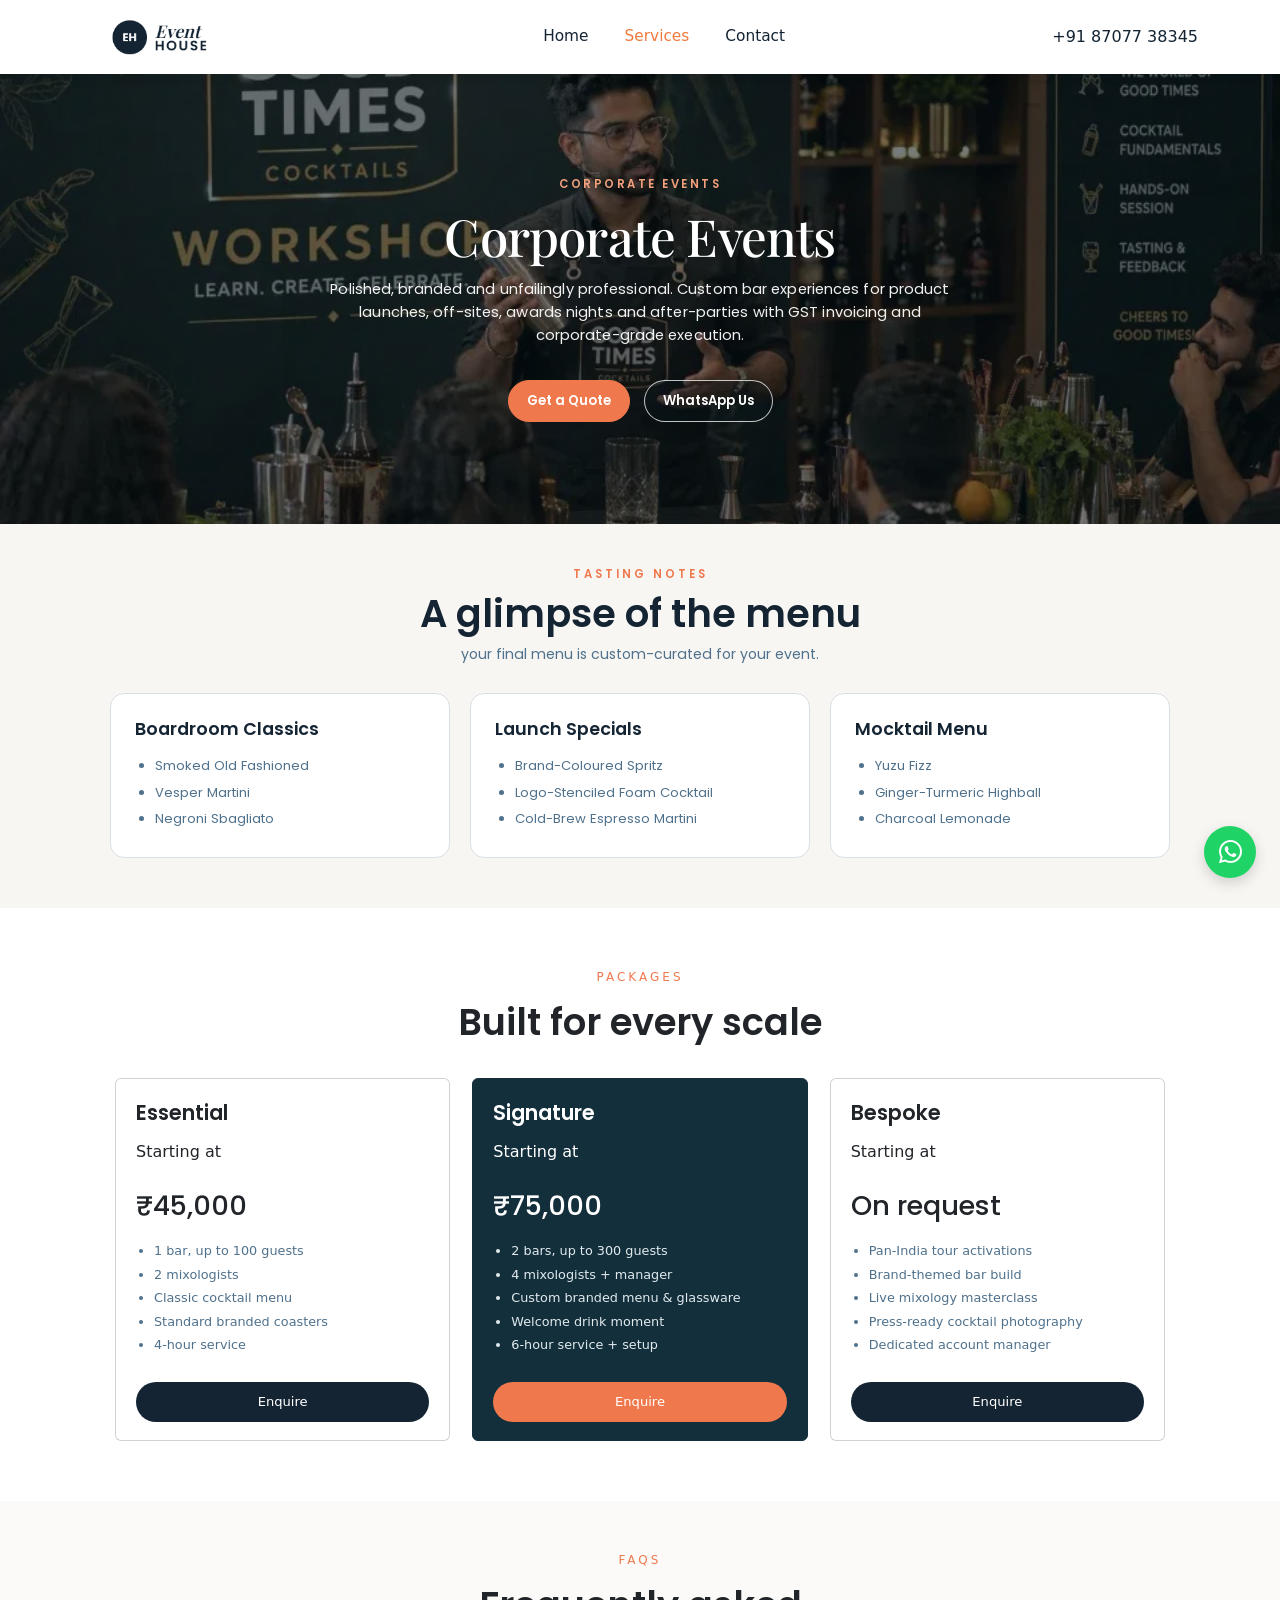
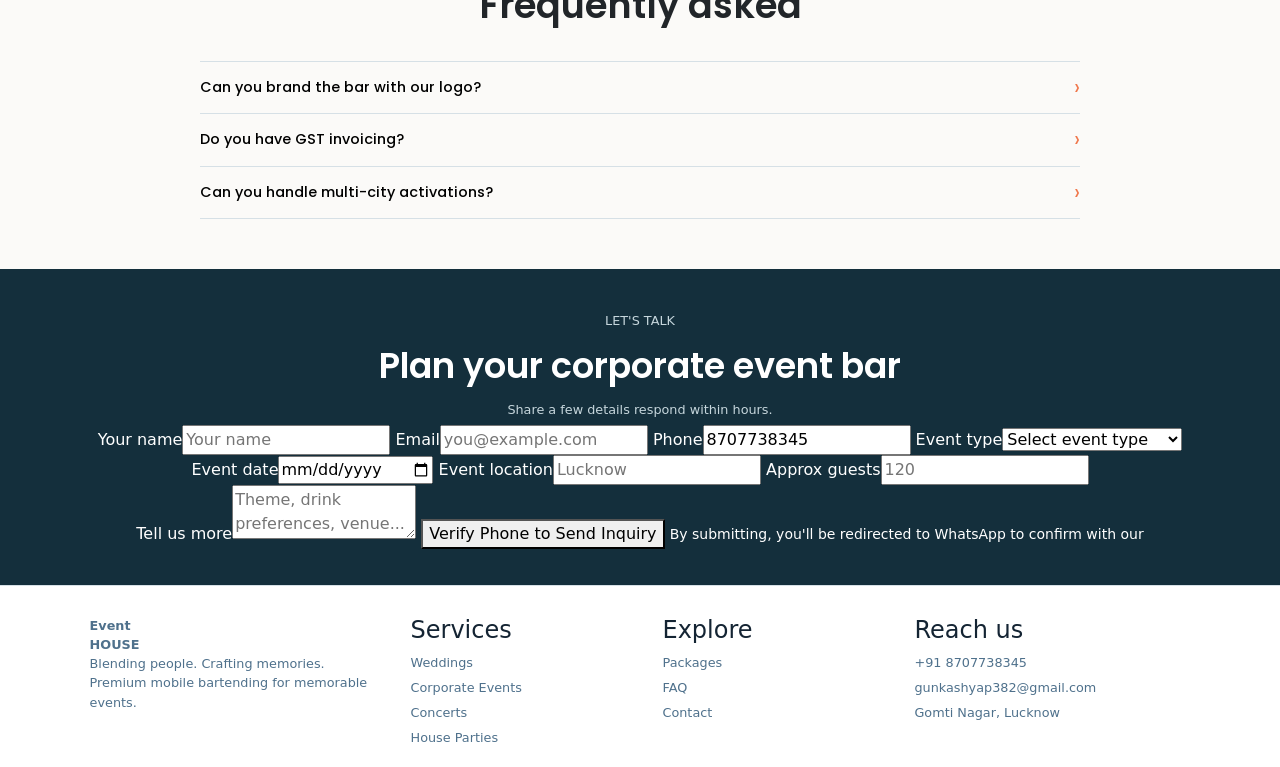
<file: corporate-events.html>
<!doctype html>
<html lang="en">

<head>
    <meta charset="utf-8">
    <meta name="viewport" content="width=device-width,initial-scale=1">
    <title>Corporate Events | Event House</title>
    <link rel="stylesheet" href="style.css?v=corporate-hero-2">
    <link href="https://cdnjs.cloudflare.com/ajax/libs/bootstrap/5.3.3/css/bootstrap.min.css" rel="stylesheet">
    <link
        href="https://fonts.googleapis.com/css2?family=Playfair+Display:ital,wght@1,600&family=Poppins:wght@400;500;600&display=swap"
        rel="stylesheet">
    <style>
        .hero {
            height: 50vh !important;
            min-height: 320px;
            position: relative;
            overflow: hidden
        }

        .hero-content {
            position: absolute !important;
            inset: 0;
            z-index: 5 !important;
            display: grid !important;
            place-content: center !important;
            text-align: center;
            color: #fff !important;
            visibility: visible !important
        }

        .hero-content h1 {
            font-size: clamp(2rem, 4vw, 3.4rem) !important
        }

        .hero-content span {
            max-width: 620px;
            font-size: .9rem;
            line-height: 1.45
        }

        .hero .btn {
            padding: 9px 16px;
            border-radius: 50px;
            transition: .2s
        }

        .hero .btn:hover {
            transform: translateY(-2px)
        }

        @media(max-width:700px) {
            .hero {
                height: 50vh !important
            }

            .hero-content {
                padding: 16px
            }

            .hero-content h1 {
                font-size: 2.2rem !important
            }

            .hero-content span {
                font-size: .78rem;
                max-width: 340px
            }
        }
    </style>
    <style>
        .hero-content span {
            font-family: Poppins, Arial, sans-serif;
            font-weight: 400;
            letter-spacing: .1px;
            line-height: 1.55;
            font-size: .95rem;
            max-width: 610px;
            color: rgba(255, 255, 255, .92)
        }

        @media(max-width:700px) {
            .hero-content span {
                font-size: .8rem;
                line-height: 1.45;
                max-width: 340px
            }
        }
    </style>
    <style>
        .hero-content {
            position: absolute !important;
            z-index: 10 !important;
            color: #fff !important
        }

        .hero-content p {
            font: 600 .72rem Poppins, Arial, sans-serif;
            letter-spacing: 2.5px;
            color: #f4a17d;
            margin: 0 0 8px
        }

        .hero-content h1 {
            font: 500 clamp(2.3rem, 5vw, 4rem)/1.08 "Playfair Display", Georgia, serif;
            letter-spacing: -.8px;
            margin: 8px 0 14px !important;
            color: #fff
        }

        .hero-content span {
            display: block;
            max-width: 620px;
            font: 400 .92rem/1.55 Poppins, Arial, sans-serif;
            color: rgba(255, 255, 255, .94);
            margin: 0 auto 18px
        }

        .hero .btn {
            position: relative;
            z-index: 11;
            display: inline-flex !important;
            align-items: center;
            justify-content: center;
            padding: 10px 18px !important;
            border-radius: 50px !important;
            font: 600 .82rem Poppins, Arial, sans-serif;
            opacity: 1 !important;
            visibility: visible !important;
            cursor: pointer;
            transition: transform .2s, background .2s, box-shadow .2s
        }

        .hero .primary {
            background: #f0784d !important;
            color: #fff !important;
            border: 1px solid #f0784d !important
        }

        .hero .secondary {
            background: rgba(10, 25, 32, .25) !important;
            color: #fff !important;
            border: 1px solid rgba(255, 255, 255, .75) !important
        }

        .hero .btn:hover {
            transform: translateY(-2px)
        }

        .hero .primary:hover {
            background: #d9672c !important;
            box-shadow: 0 7px 16px #0005
        }

        .hero .secondary:hover {
            background: #fff !important;
            color: #142433 !important
        }

        @media(max-width:700px) {
            .hero-content h1 {
                font-size: 2.35rem
            }

            .hero-content span {
                max-width: 340px;
                font-size: .78rem;
                line-height: 1.45
            }

            .hero .btn {
                padding: 9px 14px !important;
                font-size: .75rem
            }
        }

        
    </style>
<style>.hero-content>div{display:flex;justify-content:center;align-items:center;gap:14px;flex-wrap:wrap}@media(max-width:700px){.hero-content>div{gap:10px}}</style><style>.corporate-menu{padding:42px 6% 50px;background:#f7f6f3;color:#142433;scroll-margin-top:76px}.corporate-menu-heading{text-align:center;margin-bottom:28px}.corporate-menu-heading p{margin:0 0 9px;color:#f0784d;letter-spacing:3px;font:600 .72rem Poppins,sans-serif}.corporate-menu-heading h2{margin:0;font:600 clamp(1.9rem,3.5vw,2.7rem)/1.15 Poppins,sans-serif}.corporate-menu-heading span{display:block;margin-top:8px;color:#4f718c;font:.88rem Poppins,sans-serif}.corporate-menu-grid{max-width:1060px;margin:auto;display:grid;grid-template-columns:repeat(3,1fr);gap:20px}.corporate-menu-grid article{padding:22px 24px;background:#fff;border:1px solid #d6e0e6;border-radius:14px;transition:.2s}.corporate-menu-grid article:hover{transform:translateY(-3px);box-shadow:0 9px 20px #1424331c}.corporate-menu-grid h3{margin:0 0 14px;font:600 1.1rem Poppins,sans-serif}.corporate-menu-grid ul{list-style:disc;padding-left:20px;margin:0;color:#4f718c;font:.82rem/1.55 Poppins,sans-serif}.corporate-menu-grid li{margin:6px 0}@media(max-width:700px){.corporate-menu{padding:32px 6% 38px}.corporate-menu-heading h2{font-size:1.95rem}.corporate-menu-heading span{font-size:.82rem}.corporate-menu-grid{grid-template-columns:1fr;gap:13px}.corporate-menu-grid article{padding:18px 20px}}</style><style>#packages .grid{max-width:900px;gap:16px}#packages .card{padding:18px 19px}#packages .card h3{margin-bottom:9px}#packages .card li{margin:7px 0;font-size:.8rem}#packages .card .enquire{width:130px;margin:16px auto 0;text-align:center;text-decoration:none;cursor:pointer;transition:background .2s,transform .2s,box-shadow .2s}#packages .card .enquire:hover{background:#f0784d;color:#fff;transform:translateY(-2px);box-shadow:0 6px 13px #14243333}@media(max-width:700px){#packages .grid{gap:14px}#packages .card{padding:17px}#packages .card .enquire{width:120px}}</style></head>

<body>
    <nav class="navbar navbar-expand-lg navbar-light bg-white sticky-top">
        <div class="container"><a class="brand-logo" href="index.html">
                <div class="brand-icon">EH</div>
                <div class="brand-text"><span class="word1">Event</span><span class="word2">HOUSE</span></div>
            </a><button class="navbar-toggler" data-bs-toggle="collapse" data-bs-target="#nav"><span
                    class="navbar-toggler-icon"></span></button>
            <div class="collapse navbar-collapse" id="nav">
                <ul class="navbar-nav mx-auto">
                    <li class="nav-item"><a class="nav-link" href="index.html">Home</a></li>
                    <li class="nav-item"><a class="nav-link active-link" href="corporate-events.html">Services</a></li>
                    <li class="nav-item"><a class="nav-link" href="contact.html">Contact</a></li>
                </ul><a class="call-btn" href="tel:+918707738345">+91 87077 38345</a>
            </div>
        </div>
    </nav>
    <main>
        <section class="hero" aria-label="Corporate events"><img src="coporate-cover.webp"
                alt="Corporate cocktail workshop and bartending event">
            <div class="hero-content">
                <p>CORPORATE EVENTS</p>
                <h1>Corporate Events</h1><span>Polished, branded and unfailingly professional. Custom bar experiences for product launches, off-sites, awards nights and after-parties with GST invoicing and corporate-grade execution.
</span>
                <div><a class="btn primary" href="#inquiry">Get a Quote <span
                            aria-hidden="true"></span></a><a
                        class="btn secondary" href="https://wa.me/918707738345" target="_blank" rel="noopener">WhatsApp
                        Us</a></div>
            </div>
        </section>
        <section class="corporate-menu" id="menu" aria-labelledby="corporate-menu-title">
            <div class="corporate-menu-heading"><p>TASTING NOTES</p><h2 id="corporate-menu-title">A glimpse of the menu</h2><span>your final menu is custom-curated for your event.</span></div>
            <div class="corporate-menu-grid"><article><h3>Boardroom Classics</h3><ul><li>Smoked Old Fashioned</li><li>Vesper Martini</li><li>Negroni Sbagliato</li></ul></article><article><h3>Launch Specials</h3><ul><li>Brand-Coloured Spritz</li><li>Logo-Stenciled Foam Cocktail</li><li>Cold-Brew Espresso Martini</li></ul></article><article><h3>Mocktail Menu</h3><ul><li>Yuzu Fizz</li><li>Ginger-Turmeric Highball</li><li>Charcoal Lemonade</li></ul></article></div>
        </section>
        <section class="section" id="packages">
            <div class="heading">
                <p>PACKAGES</p>
                <h2>Built for every scale</h2>
            </div>
            <div class="grid"><article class="card"><h3>Essential</h3><p>Starting at</p><strong>₹45,000</strong><ul><li>1 bar, up to 100 guests</li><li>2 mixologists</li><li>Classic cocktail menu</li><li>Standard branded coasters</li><li>4-hour service</li></ul><a class="enquire" href="#inquiry">Enquire</a></article><article class="card featured"><h3>Signature</h3><p>Starting at</p><strong>₹75,000</strong><ul><li>2 bars, up to 300 guests</li><li>4 mixologists + manager</li><li>Custom branded menu &amp; glassware</li><li>Welcome drink moment</li><li>6-hour service + setup</li></ul><a class="enquire" href="#inquiry">Enquire</a></article><article class="card"><h3>Bespoke</h3><p>Starting at</p><strong>On request</strong><ul><li>Pan-India tour activations</li><li>Brand-themed bar build</li><li>Live mixology masterclass</li><li>Press-ready cocktail photography</li><li>Dedicated account manager</li></ul><a class="enquire" href="#inquiry">Enquire</a></article></div></section>
        <section class="section faq" id="faq">
            <div class="heading">
                <p>FAQS</p>
                <h2>Frequently asked</h2>
            </div>
            <div class="faq-list">
                <div class="faq-item"><button class="question">Can you brand the bar with our
                        logo?<b>›</b></button>
                    <div class="answer">Yes, we can create branded menus, coasters, signage and custom bar details.
                    </div>
                </div>
                <div class="faq-item"><button class="question">Do you have GST
                        invoicing?<b>›</b></button>
                    <div class="answer">Yes, GST invoicing can be provided for corporate bookings.</div>
                </div>
                <div class="faq-item"><button class="question">Can you handle multi-city
                        activations?<b>›</b></button>
                    <div class="answer">Yes, we can coordinate multi-city activations across India.</div>
                </div>
            </div>
        </section>
        <section class="inquiry" id="inquiry">
            <p>LET'S TALK</p>
            <h2>Plan your corporate event bar</h2>
            <p>Share a few details 
                respond within hours.</p>
<form name="corporate-inquiry" method="POST" data-netlify="true" netlify-honeypot="bot-field" onsubmit="return handleCorporateSubmit(event)">
  <input type="hidden" name="form-name" value="corporate-inquiry" />
  <p style="display:none"><label>Don't fill this out: <input name="bot-field" /></label></p>
  <label>Your name<input name="name" placeholder="Your name" required></label>
  <label>Email<input type="email" name="email" placeholder="you@example.com" required></label>
  <label>Phone<input name="phone" value="8707738345" required></label>
  <label>Event type<select name="event-type" required>
    <option value="" selected disabled>Select event type</option>
    <option>Boardroom Classics</option>
    <option>Launch Specials</option>
    <option>Mocktail Menu</option>
  </select></label>
  <label>Event date<input type="date" name="event-date" required></label>
  <label>Event location<input name="location" placeholder="Lucknow"></label>
  <label>Approx guests<input name="guests" placeholder="120"></label>
  <label>Tell us more<textarea name="message" placeholder="Theme, drink preferences, venue..."></textarea></label>
  <button type="submit">Verify Phone to Send Inquiry</button>
  <small>By submitting, you'll be redirected to WhatsApp to confirm with our
        </section>
    </main>
    <footer>
        <div>
            <strong>Event<br>HOUSE</strong>
            <p>Blending people. Crafting memories.<br>Premium mobile bartending for memorable events.</p>
        </div>
        <div>
            <h4>Services</h4><a href="weddings.html">Weddings</a><a href="corporate-events.html">Corporate Events</a><a
                href="concerts.html">Concerts</a><a href="house-parties.html">House Parties</a>
        </div>
        <div>
            <h4>Explore</h4><a href="#packages">Packages</a><a href="#faq">FAQ</a><a href="#inquiry">Contact</a>
        </div>
        <div>
            <h4>Reach us</h4><a href="tel:+918707738345">+91 8707738345</a><a
                href="mailto:gunkashyap382@gmail.com">gunkashyap382@gmail.com</a><a
                href="https://www.google.com/maps/search/?api=1&amp;query=Gomti+Nagar+Lucknow">Gomti Nagar, Lucknow</a>
        </div>
    </footer><a class="floating-whatsapp" href="https://wa.me/918707738345" target="_blank" rel="noopener"
        aria-label="Chat with us on WhatsApp"><i class="bi bi-whatsapp"></i></a>
    <style>#packages{padding:60px 7%}#packages .grid{max-width:1050px;gap:22px}#packages .card{padding:24px;display:flex;flex-direction:column}#packages .card h3{margin-bottom:12px;font-size:1.3rem}#packages .card strong{font-size:1.7rem;margin:10px 0 20px}#packages .card ul{padding-left:18px;flex:1;line-height:1.8;font-size:.9rem}#packages .card li{margin:10px 0}#packages .card .enquire{width:auto;margin:18px 0 0;padding:10px}@media(max-width:700px){#packages{padding:50px 6%}#packages .grid{gap:14px}#packages .card{padding:20px}}</style>
    <style>#packages .card{padding:18px 20px}#packages .card strong{margin:5px 0 10px}#packages .card ul{line-height:1.45;margin-bottom:12px}#packages .card li{margin:5px 0}#packages .card .enquire{margin-top:10px}</style>
    <style>.inquiry{padding:36px 6%}.inquiry h2{font-size:clamp(1.65rem,3vw,2.2rem)}.inquiry>p{margin:6px 0;font-size:.8rem}.form{max-width:760px;margin:18px auto 0;padding:18px;gap:10px}.form input,.form select,.form textarea{padding:8px;font-size:.78rem}.form textarea{min-height:62px}.form button{padding:10px;cursor:pointer;transition:background .2s,transform .2s,box-shadow .2s}.form button:hover{background:#d9672c;transform:translateY(-2px);box-shadow:0 6px 14px #0003}.form small{font-size:.66rem}@media(max-width:700px){.inquiry{padding:32px 6%}.form{padding:14px;gap:9px}.form label{font-size:.64rem}.form input,.form select,.form textarea{font-size:.75rem}}</style>
    <style>.faq .question b{font-size:1.35rem;font-weight:400;color:#f0784d;line-height:1;transition:transform .2s}.faq .faq-item.open .question b{transform:rotate(90deg)}.faq .answer{padding:0 28px 15px 0;line-height:1.6}</style>
    <script>document.querySelectorAll('.question').forEach(b => b.onclick = () => b.parentElement.classList.toggle('open'))</script>
    <script src="https://cdnjs.cloudflare.com/ajax/libs/bootstrap/5.3.3/js/bootstrap.bundle.min.js"></script>
</body>

</html>
</file>
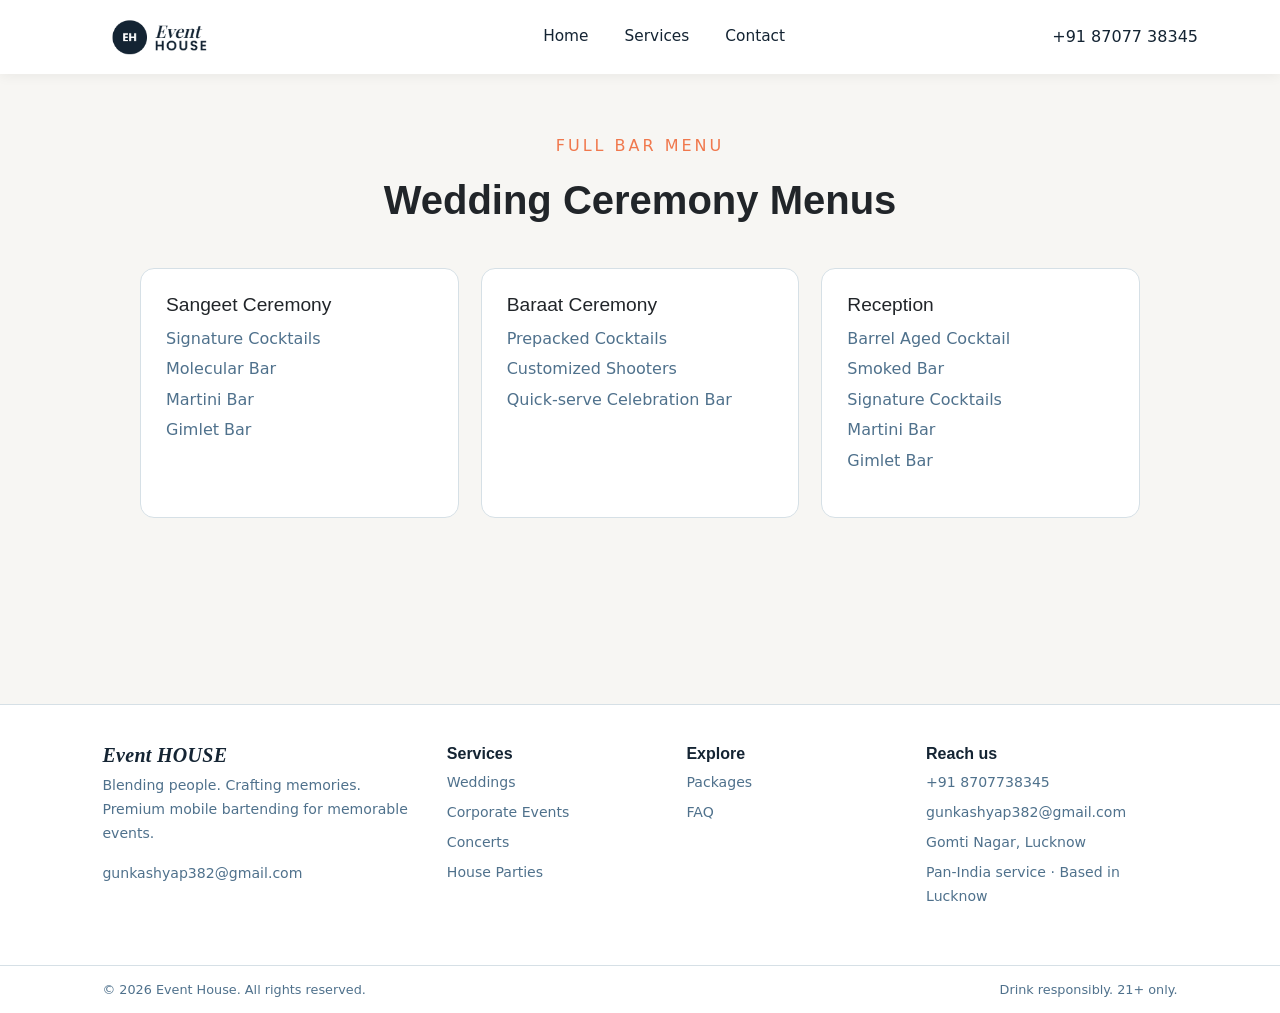
<file: full-menu.html>
<!doctype html><html lang="en"><head><meta charset="utf-8"><meta name="viewport" content="width=device-width,initial-scale=1"><title>Full Bar Menu - Event House</title><link rel="stylesheet" href="style.css"><link href="https://cdnjs.cloudflare.com/ajax/libs/bootstrap/5.3.3/css/bootstrap.min.css" rel="stylesheet"><style>.full-menu-page{padding:60px 7%;background:#f7f6f3;min-height:70vh}.full-menu-page h1{text-align:center;font:600 2.5rem 'Poppins',sans-serif;margin:20px 0 45px}.full-menu-grid{max-width:1000px;margin:auto;display:grid;grid-template-columns:repeat(3,1fr);gap:22px}.full-menu-card{background:#fff;border:1px solid #d6e0e6;border-radius:14px;padding:25px}.full-menu-card h2{font:500 1.2rem 'Poppins',sans-serif}.full-menu-card p{color:#4f718c;line-height:1.9}.full-footer{display:grid;grid-template-columns:1.5fr 1fr 1fr 1.2fr;gap:30px;padding:40px 8%;background:#fff;border-top:1px solid #d6e0e6}.full-footer h3,.full-footer h4{font:600 1rem 'Poppins',sans-serif}.full-footer p,.full-footer a{font-size:.88rem;color:#4f718c;line-height:1.7}.full-footer a{display:block;text-decoration:none}.full-footer a:hover{color:#f0784d;text-decoration:underline}.full-bottom{display:flex;justify-content:space-between;padding:14px 8%;background:#fff;border-top:1px solid #d6e0e6;color:#4f718c;font-size:.8rem}@media(max-width:800px){.full-menu-grid{grid-template-columns:1fr 1fr}.full-footer{grid-template-columns:1fr 1fr}}@media(max-width:500px){.full-menu-grid,.full-footer{grid-template-columns:1fr}.full-bottom{display:block}}</style></head><body><nav class="navbar navbar-expand-lg navbar-light bg-white sticky-top"><div class="container"><a class="brand-logo" href="index.html"><div class="brand-icon">EH</div><div class="brand-text"><span class="word1">Event</span><span class="word2">HOUSE</span></div></a><button class="navbar-toggler" data-bs-toggle="collapse" data-bs-target="#nav"><span class="navbar-toggler-icon"></span></button><div class="collapse navbar-collapse" id="nav"><ul class="navbar-nav mx-auto"><li class="nav-item"><a class="nav-link" href="index.html">Home</a></li><li class="nav-item"><a class="nav-link" href="weddings.html">Services</a></li><li class="nav-item"><a class="nav-link" href="contact.html">Contact</a></li></ul><a class="call-btn" href="tel:+918707738345">+91 87077 38345</a></div></div></nav><main class="full-menu-page"><p class="text-center text-uppercase" style="letter-spacing:3px;color:#f0784d">FULL BAR MENU</p><h1>Wedding Ceremony Menus</h1><div class="full-menu-grid"><article class="full-menu-card"><h2>Sangeet Ceremony</h2><p>Signature Cocktails<br>Molecular Bar<br>Martini Bar<br>Gimlet Bar</p></article><article class="full-menu-card"><h2>Baraat Ceremony</h2><p>Prepacked Cocktails<br>Customized Shooters<br>Quick-serve Celebration Bar</p></article><article class="full-menu-card"><h2>Reception</h2><p>Barrel Aged Cocktail<br>Smoked Bar<br>Signature Cocktails<br>Martini Bar<br>Gimlet Bar</p></article></div></main><footer class="full-footer"><div><h3>Event HOUSE</h3><p>Blending people. Crafting memories.<br>Premium mobile bartending for memorable events.</p><a href="mailto:gunkashyap382@gmail.com">gunkashyap382@gmail.com</a></div><div><h4>Services</h4><a href="weddings.html">Weddings</a><a href="corporate-events.html">Corporate Events</a><a href="concerts.html">Concerts</a><a href="house-parties.html">House Parties</a></div><div><h4>Explore</h4><a href="weddings.html">Packages</a><a href="contact.html">FAQ</a></div><div><h4>Reach us</h4><a href="tel:+918707738345">+91 8707738345</a><a href="mailto:gunkashyap382@gmail.com">gunkashyap382@gmail.com</a><a href="https://www.google.com/maps/search/?api=1&amp;query=Gomti+Nagar+Lucknow">Gomti Nagar, Lucknow</a><p>Pan-India service · Based in Lucknow</p></div></footer><div class="full-bottom"><span>© 2026 Event House. All rights reserved.</span><span>Drink responsibly. 21+ only.</span></div><script src="https://cdnjs.cloudflare.com/ajax/libs/bootstrap/5.3.3/js/bootstrap.bundle.min.js"></script></body></html>
</file>
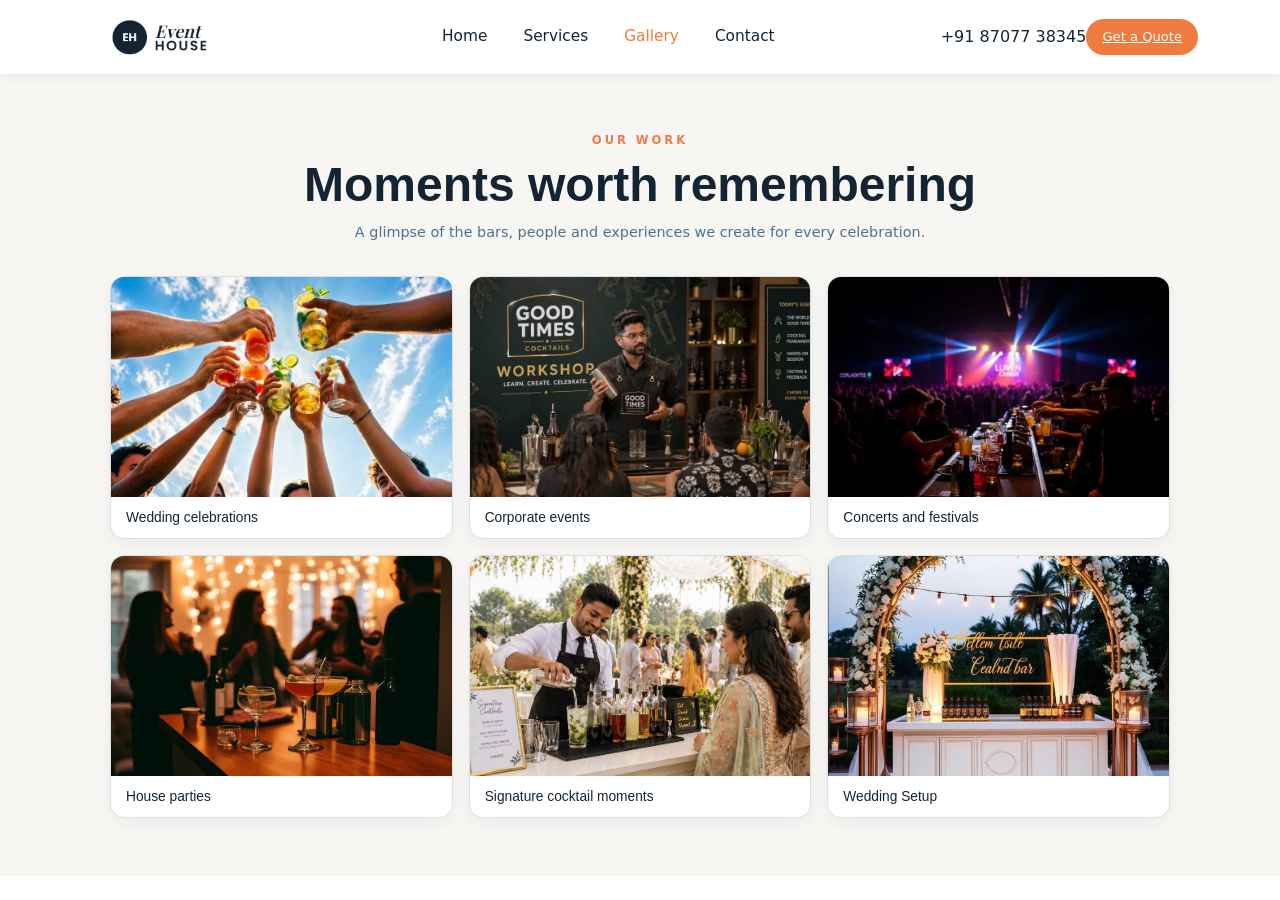
<file: gallery.html>
<!doctype html>
<html lang="en">
<head>
    <meta charset="utf-8">
    <meta name="viewport" content="width=device-width,initial-scale=1">
    <title>Gallery | Event House</title>
    <link rel="stylesheet" href="style.css">
    <link href="https://cdnjs.cloudflare.com/ajax/libs/bootstrap/5.3.3/css/bootstrap.min.css" rel="stylesheet">
    <style>
        .gallery-page{padding:58px 6%;background:#f7f6f3;min-height:70vh}
        .gallery-heading{text-align:center;margin:0 auto 32px;max-width:680px}
        .gallery-heading p{margin:0 0 8px;color:#f0784d;letter-spacing:3px;font-size:.72rem;font-weight:600}
        .gallery-heading h1{margin:0;font:600 clamp(2rem,4vw,3rem)/1.15 Poppins,sans-serif;color:#142433}
        .gallery-heading span{display:block;margin-top:10px;color:#4f718c;font-size:.9rem}
        .gallery-grid{max-width:1060px;margin:auto;display:grid;grid-template-columns:repeat(3,1fr);gap:16px}
        .gallery-card{margin:0;overflow:hidden;background:#fff;border:1px solid #d6e0e6;border-radius:14px;box-shadow:0 5px 14px #1424330d}
        .gallery-card img{display:block;width:100%;height:220px;object-fit:cover;transition:transform .3s}
        .gallery-card:hover img{transform:scale(1.04)}
        .gallery-card figcaption{padding:13px 15px;color:#142433;font:500 .86rem Poppins,sans-serif}
        @media(max-width:800px){.gallery-page{padding:44px 6%}.gallery-grid{grid-template-columns:repeat(2,1fr);gap:13px}.gallery-card img{height:180px}}
        @media(max-width:500px){.gallery-grid{grid-template-columns:1fr}.gallery-card img{height:210px}}
    </style>
</head>
<body>
    <nav class="navbar navbar-expand-lg navbar-light bg-white sticky-top">
        <div class="container">
            <a class="brand-logo" href="index.html"><div class="brand-icon">EH</div><div class="brand-text"><span class="word1">Event</span><span class="word2">HOUSE</span></div></a>
            <button class="navbar-toggler" type="button" data-bs-toggle="collapse" data-bs-target="#galleryNav" aria-label="Toggle navigation"><span class="navbar-toggler-icon"></span></button>
            <div class="collapse navbar-collapse" id="galleryNav">
                <ul class="navbar-nav mx-auto">
                    <li class="nav-item"><a class="nav-link" href="index.html">Home</a></li>
                    <li class="nav-item"><a class="nav-link" href="index.html#services">Services</a></li>
                    <li class="nav-item"><a class="nav-link active-link" href="gallery.html">Gallery</a></li>
                    <li class="nav-item"><a class="nav-link" href="contact.html">Contact</a></li>
                </ul>
                <a href="tel:+918707738345" class="call-btn">+91 87077 38345</a>
                <a href="contact.html" class="btn-quote">Get a Quote</a>
            </div>
        </div>
    </nav>
    <main class="gallery-page">
        <div class="gallery-heading"><p>OUR WORK</p><h1>Moments worth remembering</h1><span>A glimpse of the bars, people and experiences we create for every celebration.</span></div>
        <div class="gallery-grid">
            <figure class="gallery-card"><img src="hero-image-homepage.webp" alt="Wedding bartending setup"><figcaption>Wedding celebrations</figcaption></figure>
            <figure class="gallery-card"><img src="coporate-cover.webp" alt="Corporate event bar setup"><figcaption>Corporate events</figcaption></figure>
            <figure class="gallery-card"><img src="service-concerts.jpg" alt="Concert bar service"><figcaption>Concerts and festivals</figcaption></figure>
            <figure class="gallery-card"><img src="service-house.jpg" alt="House party bartending"><figcaption>House parties</figcaption></figure>
            <figure class="gallery-card"><img src="wedding-cover.webp" alt="Wedding cocktail service"><figcaption>Signature cocktail moments</figcaption></figure>
            <figure class="gallery-card"><img src="wedding-setup.png" alt="Wedding bar setup"><figcaption>Wedding Setup</figcaption></figure>
        </div>
    </main>
    <script src="https://cdnjs.cloudflare.com/ajax/libs/bootstrap/5.3.3/js/bootstrap.bundle.min.js"></script>
</body>
</html>
</file>
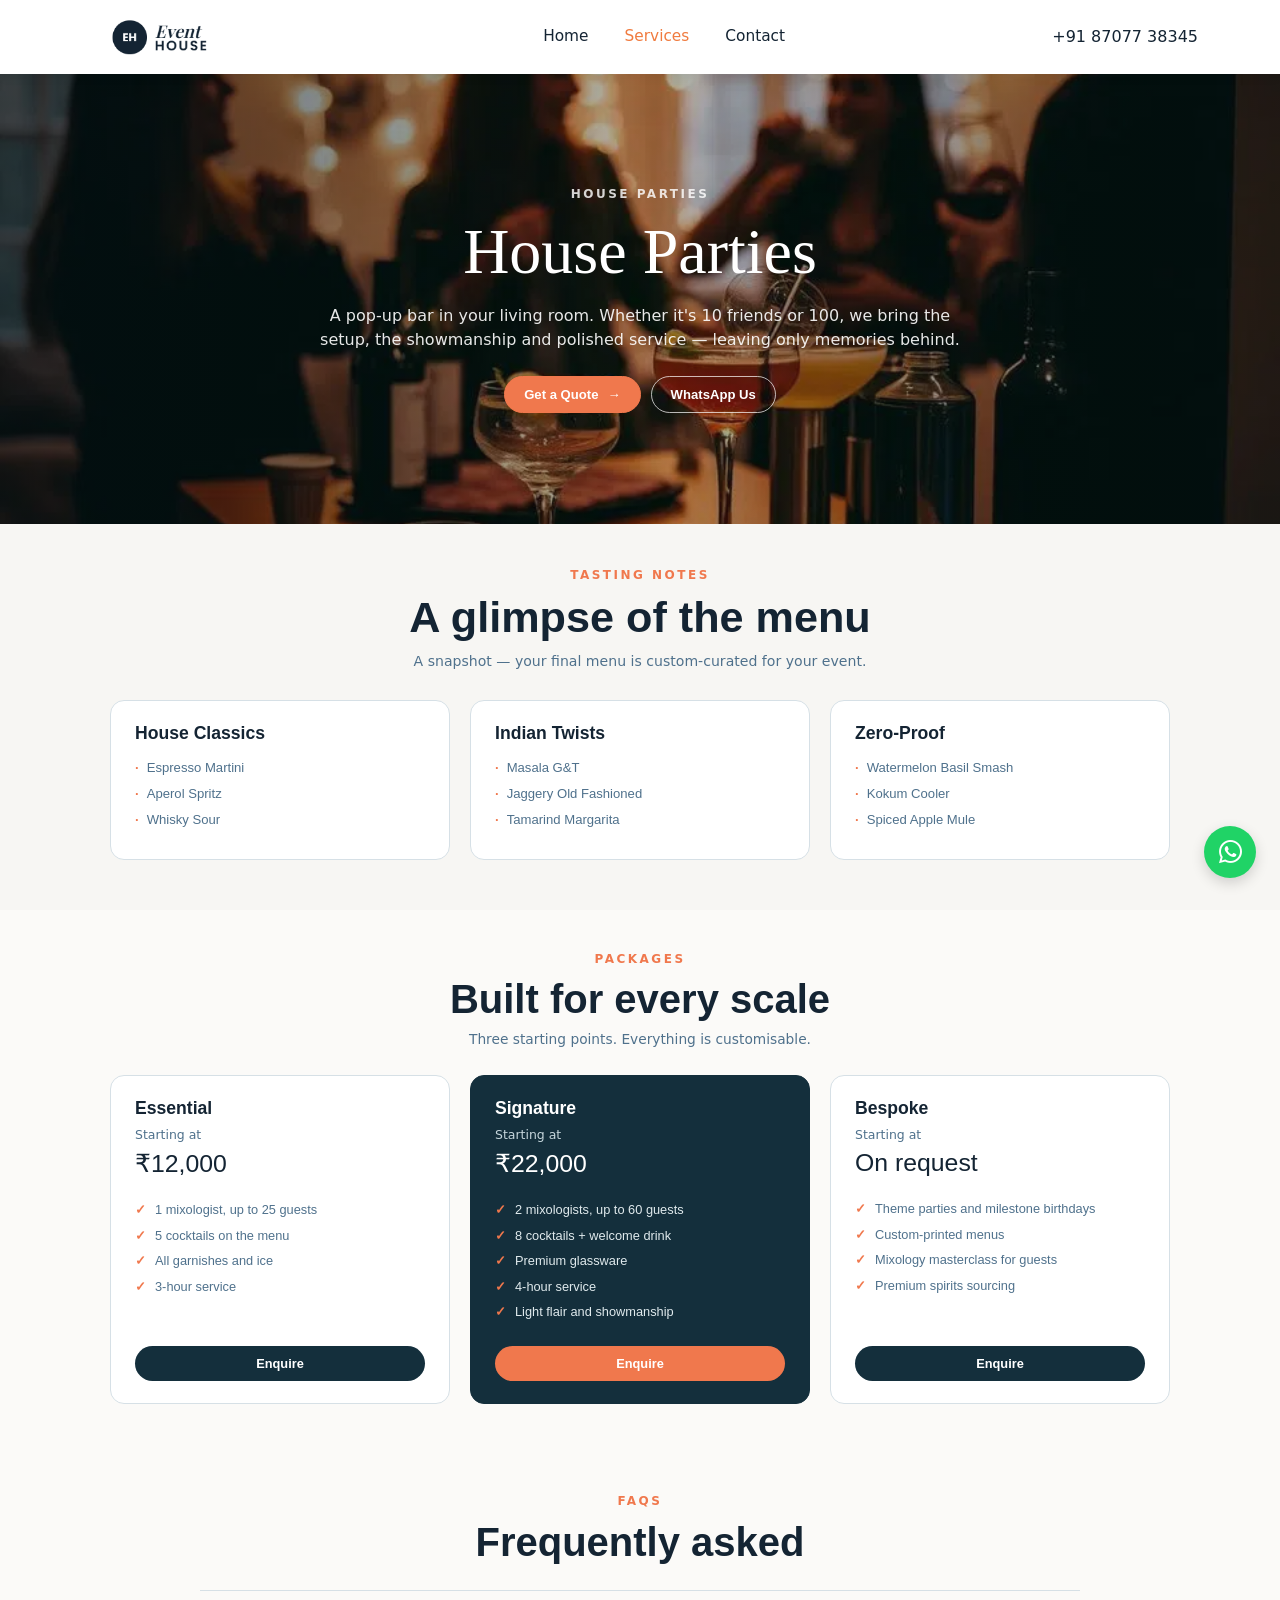
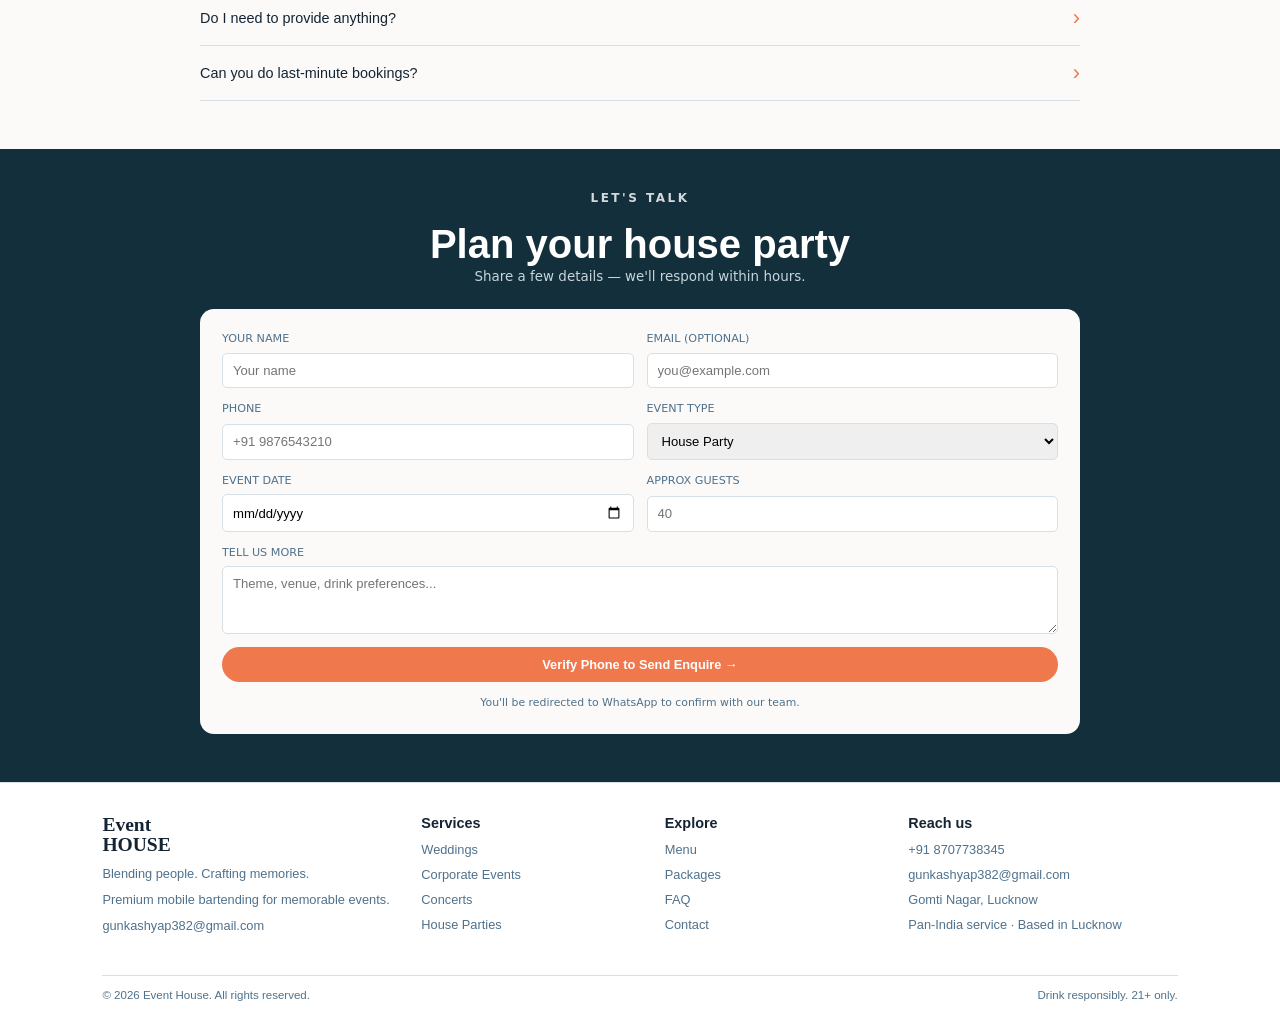
<file: house-parties.html>
<!doctype html>
<html lang="en">
<head>
    <meta charset="utf-8">
    <meta name="viewport" content="width=device-width,initial-scale=1">
    <title>House Parties | Event House</title>
    <link rel="stylesheet" href="style.css">
    <link href="https://cdnjs.cloudflare.com/ajax/libs/bootstrap/5.3.3/css/bootstrap.min.css" rel="stylesheet">
    <style>
        .house-inquiry{padding:40px 6% 48px;background:#142f3c;color:#fff}.house-inquiry-heading{text-align:center;margin-bottom:22px}.house-inquiry-heading h2{margin:0;font:600 clamp(1.9rem,3.5vw,2.5rem)/1.15 'Poppins',sans-serif}.house-inquiry-heading>p:last-child{color:#c6d6dc;font-size:.84rem}.house-form{max-width:880px;margin:auto;padding:22px;background:#fbfaf8;border-radius:14px;color:#142433;display:grid;grid-template-columns:1fr 1fr;gap:13px}.house-form label{display:grid;gap:5px;color:#4f718c;font-size:.7rem;text-transform:uppercase}.house-form input,.house-form select,.house-form textarea{width:100%;padding:9px 10px;border:1px solid #d6e0e6;border-radius:5px;font:.82rem 'Poppins',sans-serif}.house-form textarea{min-height:68px}.house-form-wide,.house-form button,.house-form small{grid-column:1/-1}.house-form button{border:0;border-radius:50px;background:#f0784d;color:#fff;padding:10px 16px;font:600 .8rem 'Poppins',sans-serif;cursor:pointer;transition:.2s}.house-form button:hover{background:#d9672c;transform:translateY(-1px);box-shadow:0 6px 14px #0004}.house-form small{text-align:center;color:#4f718c;font-size:.68rem}.house-footer{display:grid;grid-template-columns:1.35fr 1fr 1fr 1.25fr;gap:28px;padding:32px 8% 0;background:#fff;border-top:1px solid #d6e0e6;color:#4f718c;font:.8rem/1.5 'Poppins',sans-serif}.house-footer h3{margin:0 0 8px;color:#142433;font:600 1.22rem/1.05 'Playfair Display',serif}.house-footer h4{margin:0 0 9px;color:#142433;font:600 .9rem 'Poppins',sans-serif}.house-footer p{margin:0 0 7px}.house-footer a{display:block;margin-bottom:6px;color:#4f718c;text-decoration:none;transition:.2s}.house-footer a:hover{color:#f0784d;transform:translateX(2px)}.house-footer-bottom{grid-column:1/-1;display:flex;justify-content:space-between;padding:11px 0;border-top:1px solid #d6e0e6;margin-top:6px;font-size:.72rem}@media(max-width:700px){.house-inquiry{padding:32px 6% 38px}.house-form{grid-template-columns:1fr;padding:18px}.house-form-wide,.house-form button,.house-form small{grid-column:auto}.house-footer{grid-template-columns:1fr 1fr;padding:26px 6% 0}.house-footer-bottom{display:block}}@media(max-width:430px){.house-footer{grid-template-columns:1fr}}
        .house-hero{height:50vh!important}
        @media(max-width:700px){.house-hero{height:50vh!important}}
    </style>
</head>
<body>
    <nav class="navbar navbar-expand-lg navbar-light bg-white sticky-top">
        <div class="container"><a class="brand-logo" href="index.html">
                <div class="brand-icon">EH</div>
                <div class="brand-text"><span class="word1">Event</span><span class="word2">HOUSE</span></div>
            </a><button class="navbar-toggler" data-bs-toggle="collapse" data-bs-target="#nav" aria-label="Toggle navigation"><span
                    class="navbar-toggler-icon"></span></button>
            <div class="collapse navbar-collapse" id="nav">
                <ul class="navbar-nav mx-auto">
                    <li class="nav-item"><a class="nav-link" href="index.html">Home</a></li>
                    <li class="nav-item"><a class="nav-link active-link" href="house-parties.html">Services</a></li>
                    <li class="nav-item"><a class="nav-link" href="contact.html">Contact</a></li>
                </ul><a class="call-btn" href="tel:+918707738345">+91 87077 38345</a>
            </div>
        </div>
    </nav>
    <main>
        <section class="house-hero" aria-labelledby="house-title">
            <img src="service-house.jpg" alt="House party bartending service">
            <div class="house-hero-content">
                <p class="house-eyebrow">HOUSE PARTIES</p>
                <h1 id="house-title">House Parties</h1>
                <p class="house-description">A pop-up bar in your living room. Whether it's 10 friends or 100, we bring the setup, the showmanship and polished service — leaving only memories behind.</p>
                <div class="house-hero-actions"><a class="house-btn house-btn-primary" href="contact.html">Get a Quote <span aria-hidden="true">→</span></a><a class="house-btn house-btn-secondary" href="https://wa.me/918707738345" target="_blank" rel="noopener">WhatsApp Us</a></div>
            </div>
        </section>
        <section class="house-menu" id="menu" aria-labelledby="house-menu-title">
            <div class="house-menu-heading"><p class="house-eyebrow">TASTING NOTES</p><h2 id="house-menu-title">A glimpse of the menu</h2><p>A snapshot — your final menu is custom-curated for your event.</p></div>
            <div class="house-menu-grid">
                <article class="house-menu-card"><h3>House Classics</h3><ul><li>Espresso Martini</li><li>Aperol Spritz</li><li>Whisky Sour</li></ul></article>
                <article class="house-menu-card"><h3>Indian Twists</h3><ul><li>Masala G&amp;T</li><li>Jaggery Old Fashioned</li><li>Tamarind Margarita</li></ul></article>
                <article class="house-menu-card"><h3>Zero-Proof</h3><ul><li>Watermelon Basil Smash</li><li>Kokum Cooler</li><li>Spiced Apple Mule</li></ul></article>
            </div>
        </section>
        <section class="house-party-packages" id="packages" aria-labelledby="house-party-packages-title">
            <div class="house-party-packages-heading"><p class="house-eyebrow">PACKAGES</p><h2 id="house-party-packages-title">Built for every scale</h2><p>Three starting points. Everything is customisable.</p></div>
            <div class="house-party-packages-grid">
                <article class="house-party-package"><h3>Essential</h3><p>Starting at</p><strong>₹12,000</strong><ul><li>1 mixologist, up to 25 guests</li><li>5 cocktails on the menu</li><li>All garnishes and ice</li><li>3-hour service</li></ul><a href="contact.html">Enquire</a></article>
                <article class="house-party-package featured"><h3>Signature</h3><p>Starting at</p><strong>₹22,000</strong><ul><li>2 mixologists, up to 60 guests</li><li>8 cocktails + welcome drink</li><li>Premium glassware</li><li>4-hour service</li><li>Light flair and showmanship</li></ul><a href="contact.html">Enquire</a></article>
                <article class="house-party-package"><h3>Bespoke</h3><p>Starting at</p><strong>On request</strong><ul><li>Theme parties and milestone birthdays</li><li>Custom-printed menus</li><li>Mixology masterclass for guests</li><li>Premium spirits sourcing</li></ul><a href="contact.html">Enquire</a></article>
            </div>
        </section>
        <section class="house-faq" id="faq" aria-labelledby="house-faq-title">
            <div class="house-faq-heading"><p class="house-eyebrow">FAQS</p><h2 id="house-faq-title">Frequently asked</h2></div>
            <div class="house-faq-list">
                <details><summary>Do I need to provide anything?</summary><p>We bring the bar setup, glassware, ingredients, garnishes, ice, and service team. We can coordinate with you on any venue-specific requirements.</p></details>
                <details><summary>Can you do last-minute bookings?</summary><p>We’ll always do our best to accommodate last-minute requests, subject to team availability and event requirements.</p></details>
            </div>
        </section>
        <section class="house-inquiry" id="contact" aria-labelledby="house-inquiry-title">
            <div class="house-inquiry-heading"><p class="house-eyebrow">LET'S TALK</p><h2 id="house-inquiry-title">Plan your house party</h2><p>Share a few details — we'll respond within hours.</p></div>
            <form class="house-form" onsubmit="event.preventDefault(); const fields=[...this.querySelectorAll('input,select,textarea')]; if(fields.every(field=>field.value.trim())) window.open('https://wa.me/918707738345','_blank'); else alert('Please complete all form fields before sending your inquiry.');">
                <label>Your name<input type="text" name="name" placeholder="Your name" required></label><label>Email (optional)<input type="email" name="email" placeholder="you@example.com"></label>
                <label>Phone<input type="tel" name="phone" placeholder="+91 9876543210" required></label><label>Event type<select name="event"><option>House Party</option><option>Birthday</option><option>Private celebration</option></select></label>
                <label>Event date<input type="date" name="date"></label><label>Approx guests<input type="number" name="guests" placeholder="40"></label>
                <label class="house-form-wide">Tell us more<textarea name="message" placeholder="Theme, venue, drink preferences..."></textarea></label><button type="submit">Verify Phone to Send Enquire <span aria-hidden="true">→</span></button><small>You'll be redirected to WhatsApp to confirm with our team.</small>
            </form>
        </section>
    </main>
    <footer class="house-footer">
        <div><h3>Event<br>HOUSE</h3><p>Blending people. Crafting memories.</p><p>Premium mobile bartending for memorable events.</p><a href="mailto:gunkashyap382@gmail.com">gunkashyap382@gmail.com</a></div>
        <div><h4>Services</h4><a href="weddings.html">Weddings</a><a href="corporate-events.html">Corporate Events</a><a href="concerts.html">Concerts</a><a href="house-parties.html">House Parties</a></div>
        <div><h4>Explore</h4><a href="#menu">Menu</a><a href="#packages">Packages</a><a href="#faq">FAQ</a><a href="#contact">Contact</a></div>
        <div><h4>Reach us</h4><a href="tel:+918707738345">+91 8707738345</a><a href="mailto:gunkashyap382@gmail.com">gunkashyap382@gmail.com</a><a href="https://www.google.com/maps/search/?api=1&amp;query=Gomti+Nagar+Lucknow" target="_blank" rel="noopener">Gomti Nagar, Lucknow</a><p>Pan-India service · Based in Lucknow</p></div>
        <div class="house-footer-bottom"><span>© 2026 Event House. All rights reserved.</span><span>Drink responsibly. 21+ only.</span></div>
    </footer>
    <script src="https://cdnjs.cloudflare.com/ajax/libs/bootstrap/5.3.3/js/bootstrap.bundle.min.js"></script>
<a class="floating-whatsapp" href="https://wa.me/918707738345" target="_blank" rel="noopener" aria-label="Chat with us on WhatsApp"><i class="bi bi-whatsapp"></i></a>
</body>
</html>
</file>
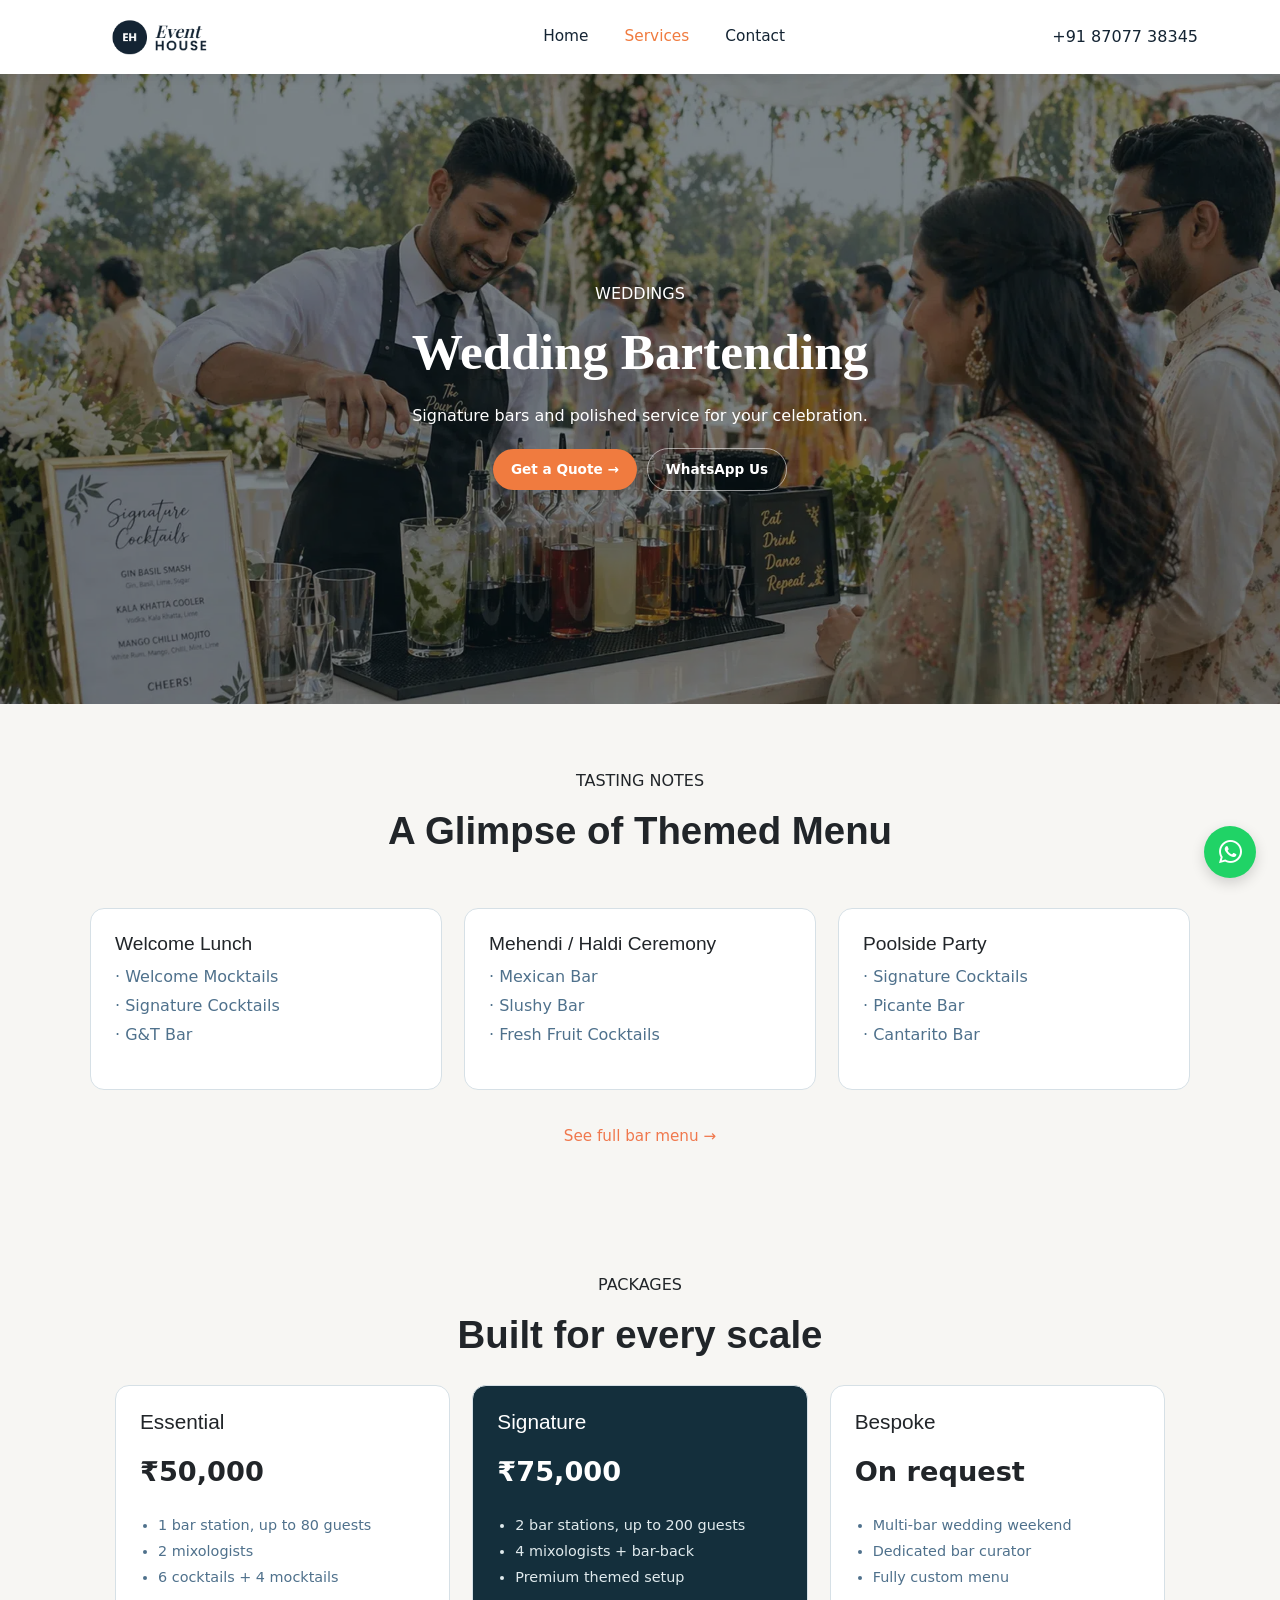
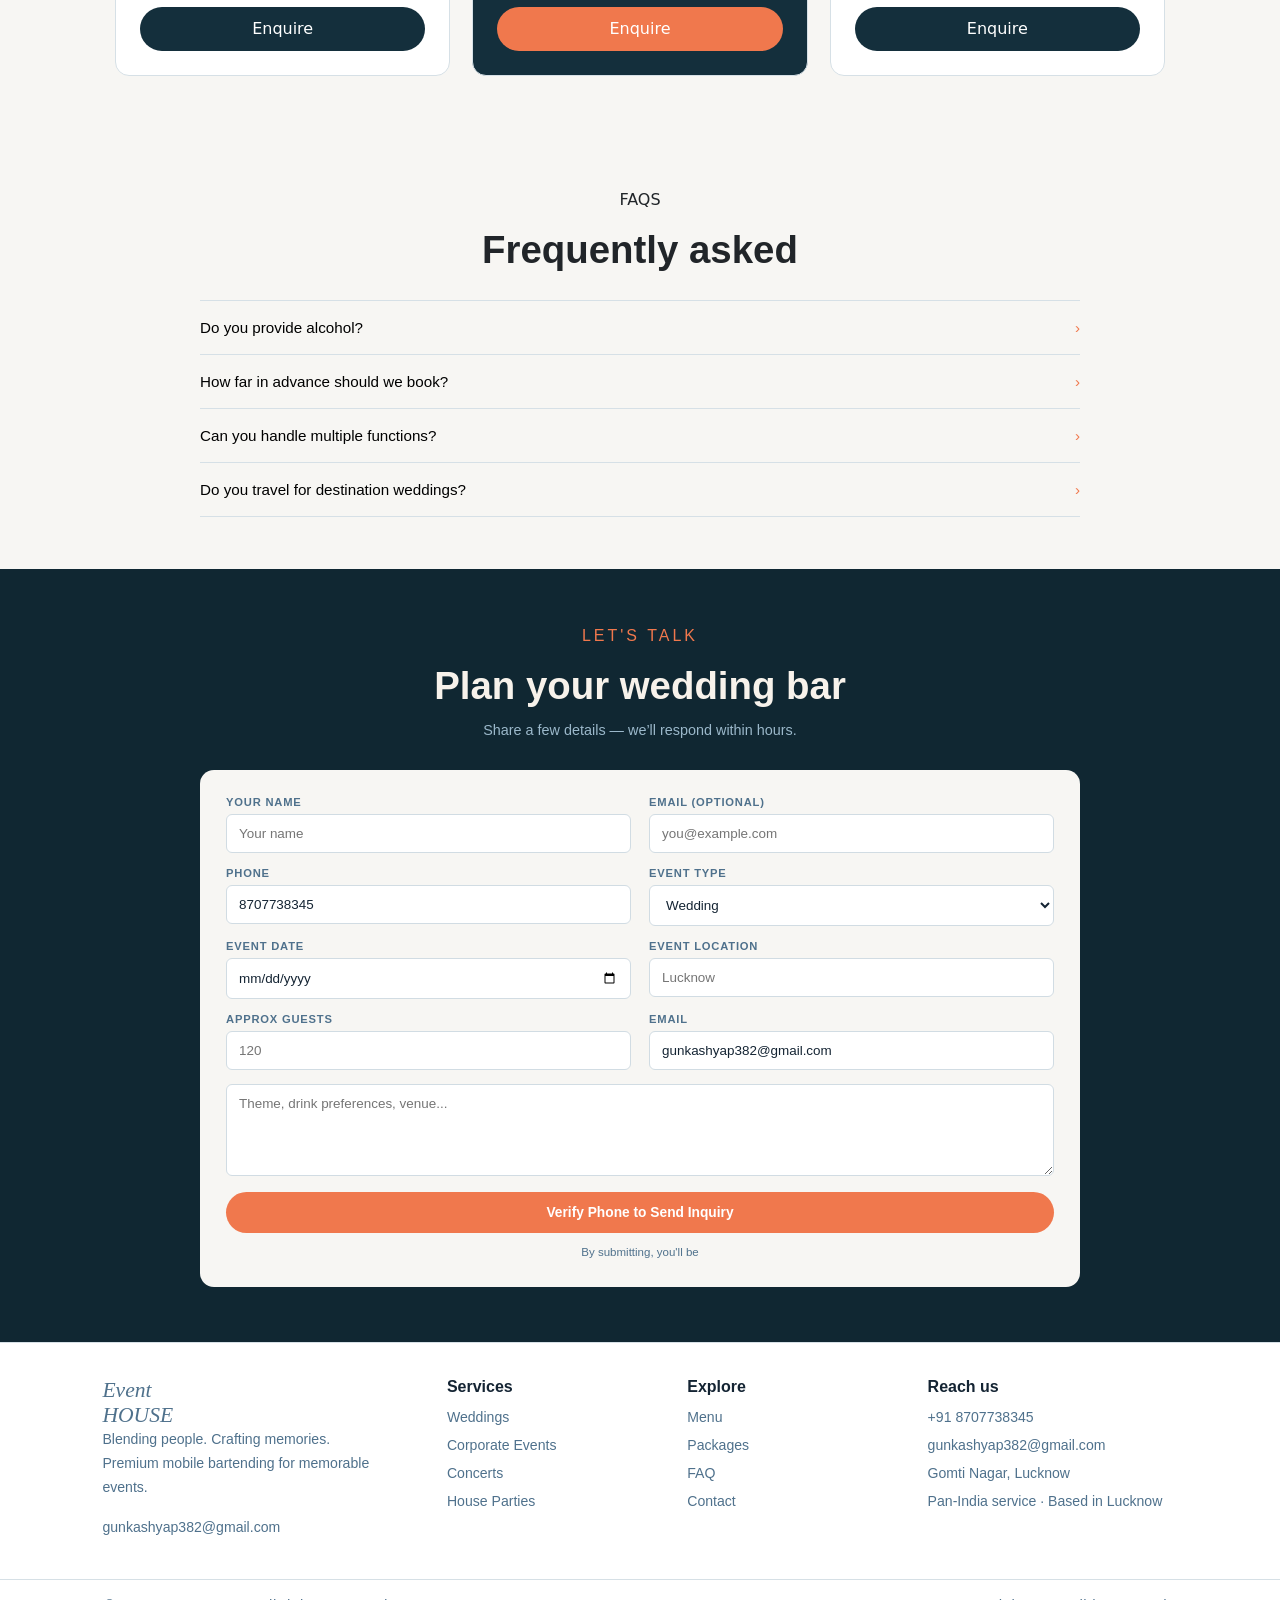
<file: weddings.html>
<!doctype html>
<html lang="en">

<head>
    <meta charset="utf-8">
    <meta name="viewport" content="width=device-width,initial-scale=1">
    <title>Wedding Bartending</title>
    <link rel="stylesheet" href="style.css">
    <link href="https://cdnjs.cloudflare.com/ajax/libs/bootstrap/5.3.3/css/bootstrap.min.css" rel="stylesheet">
    <style>
        .wedding-hero {
            height: 70vh;
            position: relative;
            color: #fff
        }

        .wedding-hero img {
            width: 100%;
            height: 100%;
            object-fit: cover
        }

        .wedding-content {
            position: absolute;
            inset: 0;
            display: grid;
            place-content: center;
            text-align: center;
            background: #09181e88;
            padding: 20px
        }

        .wedding-content h1 {
            font: 600 4rem 'Playfair Display', serif
        }

        .wedding-content span {
            display: block;
            max-width: 700px;
            margin: 15px auto
        }

        .wedding-content a {
            margin: 5px;
            padding: 10px 18px;
            border-radius: 50px
        }

        .menu-section,
        .faq-section {
            padding: 65px 7%;
            background: #f7f6f3
        }

        .menu-heading,
        .faq-heading {
            text-align: center;
            margin-bottom: 50px
        }

        .menu-heading h2,
        .plan-heading h2 {
            font: 600 2.4rem 'Poppins', sans-serif
        }

        .menu-grid {
            max-width: 1100px;
            margin: auto;
            display: grid;
            grid-template-columns: repeat(3, 1fr);
            gap: 22px
        }

        .menu-card {
            background: #fff;
            border: 1px solid #d6e0e6;
            border-radius: 14px;
            padding: 24px
        }

        .menu-card h3 {
            font: 500 1.2rem 'Poppins', sans-serif
        }

        .menu-card p,
        .faq-answer {
            color: #4f718c;
            line-height: 1.8
        }

        .menu-link {
            display: block;
            text-align: center;
            color: #f0784d;
            text-decoration: none;
            margin-top: 35px
        }

        .faq-heading h2 {
            font: 500 2.5rem 'Poppins', sans-serif
        }

        .faq-list {
            max-width: 880px;
            margin: auto
        }

        .faq-item {
            border-top: 1px solid #d6e0e6
        }

        .faq-item:last-child {
            border-bottom: 1px solid #d6e0e6
        }

        .faq-question {
            width: 100%;
            border: 0;
            background: none;
            text-align: left;
            padding: 18px 0;
            font: 500 .95rem 'Poppins', sans-serif;
            display: flex;
            justify-content: space-between
        }

        .faq-question span {
            color: #f0784d
        }

        .faq-answer {
            display: none;
            padding-bottom: 15px;
            font-size: .88rem
        }

        .faq-item.open .faq-answer {
            display: block
        }

        .plan-section {
            background: #0b2530;
            color: #f7f2eb;
            padding: 80px 7%
        }

        .plan-heading {
            text-align: center;
            margin-bottom: 40px
        }

        .plan-heading p {
            color: #f0784d;
            letter-spacing: 3px
        }

        .plan-heading h2 {
            font-size: clamp(2rem, 4vw, 3.4rem);
            color: #f7f2eb
        }

        .plan-heading span {
            color: #9bb8ca
        }

        .plan-form {
            max-width: 880px;
            margin: auto;
            background: #f7f6f3;
            color: #142433;
            border-radius: 18px;
            padding: 32px
        }

        .plan-grid {
            display: grid;
            grid-template-columns: 1fr 1fr;
            gap: 16px
        }

        .plan-form label {
            display: block;
            color: #36556e;
            font-size: .72rem;
            letter-spacing: 1px;
            margin-bottom: 6px
        }

        .plan-form input,
        .plan-form select,
        .plan-form textarea {
            width: 100%;
            border: 1px solid #d1dce3;
            border-radius: 5px;
            padding: 11px;
            font: inherit;
            font-size: .9rem
        }

        .plan-form textarea {
            min-height: 100px;
            grid-column: 1/-1
        }

        .plan-form button {
            width: 100%;
            border: 0;
            border-radius: 30px;
            background: #f0784d;
            color: #fff;
            padding: 14px;
            margin-top: 18px;
            font-weight: 600
        }

        .plan-form button:hover {
            background: #d9672c
        }

        .plan-note {
            text-align: center;
            color: #4f718c;
            font-size: .78rem;
            margin: 12px 0 0
        }

        @media(max-width:700px) {
            .menu-grid {
                grid-template-columns: 1fr
            }

            .wedding-content h1 {
                font-size: 2.5rem
            }

            .plan-grid {
                grid-template-columns: 1fr
            }

            .plan-form textarea {
                grid-column: auto
            }

            .plan-section {
                padding: 55px 6%
            }
        }
        .wedding-footer {
            display: grid;
            grid-template-columns: 1.5fr 1fr 1fr 1.2fr;
            gap: 32px;
            padding: 42px 8%;
            background: #fff;
            border-top: 1px solid #d6e0e6;
        }

        .wedding-footer strong {
            font: italic 1.35rem 'Playfair Display', serif;
        }

        .wedding-footer h4 {
            margin: 0 0 10px;
            font: 600 1rem 'Poppins', sans-serif;
        }

        .wedding-footer p,
        .wedding-footer a,
        .wedding-bottom {
            color: #4f718c;
            font-size: .88rem;
            line-height: 1.7;
        }

        .wedding-footer a {
            display: block;
            margin: 4px 0;
            text-decoration: none;
            transition: color .2s ease, text-decoration-color .2s ease;
        }

        .wedding-footer a:hover {
            color: #f0784d;
            text-decoration: underline;
        }

        .wedding-bottom {
            display: flex;
            justify-content: space-between;
            padding: 14px 8%;
            border-top: 1px solid #d6e0e6;
            background: #fff;
        }

        @media (max-width: 800px) {
            .wedding-footer { grid-template-columns: 1fr 1fr; }
        }

        @media (max-width: 500px) {
            .wedding-footer { grid-template-columns: 1fr; }
            .wedding-bottom { display: block; }
        }
    </style>
<style>
  .plan-section{padding:56px 7%;background:#102732;color:#f7f2eb}
  .plan-section>.plan-heading{max-width:880px;margin:0 auto 24px;text-align:center}
  .plan-section>.plan-heading h2{margin:8px 0 10px;line-height:1.15}
  .plan-section>form{width:min(100%,880px);margin:0 auto;padding:26px;background:#f7f6f3;border-radius:14px;box-sizing:border-box;color:#142433}
  .plan-section .plan-grid{display:grid;grid-template-columns:repeat(2,minmax(0,1fr));gap:14px 18px}
  .plan-section .plan-grid>div{min-width:0}
  .plan-section .plan-grid label{display:block;margin:0 0 6px;color:#4f718c;font:600 .7rem Poppins,sans-serif;letter-spacing:.8px}
  .plan-section .plan-grid input,.plan-section .plan-grid select,.plan-section .plan-grid textarea{display:block;width:100%;box-sizing:border-box;padding:11px 12px;border:1px solid #d1dce3;border-radius:6px;background:#fff;color:#142433;font:400 .84rem Poppins,sans-serif}
  .plan-section .plan-grid input:focus,.plan-section .plan-grid select:focus,.plan-section .plan-grid textarea:focus{border-color:#f0784d;outline:2px solid #f0784d33}
  .plan-section .plan-grid textarea{grid-column:1/-1;min-height:92px;resize:vertical}
  .plan-section>form>button{display:block;width:100%;margin-top:16px;padding:13px 18px;border:0;border-radius:28px;background:#f0784d;color:#fff;font:600 .86rem Poppins,sans-serif;cursor:pointer;transition:background .2s,transform .2s}
  .plan-section>form>button:hover{background:#d9672c;transform:translateY(-1px)}
  .plan-section .plan-note{margin:11px 0 0;text-align:center;color:#4f718c;font:.72rem/1.45 Poppins,sans-serif}
  @media(max-width:700px){.plan-section{padding:42px 6%}.plan-section>form{padding:20px}.plan-section .plan-grid{grid-template-columns:1fr;gap:12px}.plan-section .plan-grid textarea{grid-column:auto}.plan-section>.plan-heading h2{font-size:2rem}}
  @media(max-width:420px){.plan-section{padding:34px 5%}.plan-section>form{padding:16px;border-radius:11px}.plan-section>.plan-heading h2{font-size:1.75rem}.plan-section .plan-grid input,.plan-section .plan-grid select,.plan-section .plan-grid textarea{font-size:.8rem;padding:10px}.plan-section>form>button{font-size:.8rem;padding:12px}}
</style>
</head>

<body>
    <nav class="navbar navbar-expand-lg navbar-light bg-white sticky-top">
        <div class="container"><a class="brand-logo" href="index.html">
                <div class="brand-icon">EH</div>
                <div class="brand-text"><span class="word1">Event</span><span class="word2">HOUSE</span></div>
            </a><button class="navbar-toggler" data-bs-toggle="collapse" data-bs-target="#nav"><span
                    class="navbar-toggler-icon"></span></button>
            <div class="collapse navbar-collapse" id="nav">
                <ul class="navbar-nav mx-auto">
                    <li class="nav-item"><a class="nav-link" href="index.html">Home</a></li>
                    <li class="nav-item"><a class="nav-link active-link" href="weddings.html">Services</a></li>
                    <li class="nav-item"><a class="nav-link" href="contact.html">Contact</a></li>
                </ul><a class="call-btn" href="tel:+918707738345">+91 87077 38345</a>
            </div>
        </div>
    </nav>
    <main class="wedding-hero"><img src="wedding-cover.webp" alt="Wedding bartending">
        <div class="wedding-content">
            <p>WEDDINGS</p>
            <h1>Wedding Bartending</h1><span>Signature bars and polished service for your celebration.</span>
            <div><a class="hero-btn hero-btn-primary" href="contact.html">Get a Quote →</a><a
                    class="hero-btn hero-btn-secondary" href="https://wa.me/918707738345">WhatsApp Us</a></div>
        </div>
    </main>
    <section class="menu-section">
        <div class="menu-heading">
            <p>TASTING NOTES</p>
            <h2>A Glimpse of Themed Menu</h2>
        </div>
        <div class="menu-grid">
            <article class="menu-card">
                <h3>Welcome Lunch</h3>
                <p>· Welcome Mocktails<br>· Signature Cocktails<br>· G&amp;T Bar</p>
            </article>
            <article class="menu-card">
                <h3>Mehendi / Haldi Ceremony</h3>
                <p>· Mexican Bar<br>· Slushy Bar<br>· Fresh Fruit Cocktails</p>
            </article>
            <article class="menu-card">
                <h3>Poolside Party</h3>
                <p>· Signature Cocktails<br>· Picante Bar<br>· Cantarito Bar</p>
            </article>
        </div><a class="menu-link" href="full-menu.html">See full bar menu →</a>
    </section>
    <section class="wedding-packages"><div class="faq-heading"><p>PACKAGES</p><h2>Built for every scale</h2></div><div class="wedding-package-grid"><article class="wedding-package"><h3>Essential</h3><strong>₹50,000</strong><ul><li>1 bar station, up to 80 guests</li><li>2 mixologists</li><li>6 cocktails + 4 mocktails</li></ul><a href="contact.html">Enquire</a></article><article class="wedding-package featured"><h3>Signature</h3><strong>₹75,000</strong><ul><li>2 bar stations, up to 200 guests</li><li>4 mixologists + bar-back</li><li>Premium themed setup</li></ul><a href="contact.html">Enquire</a></article><article class="wedding-package"><h3>Bespoke</h3><strong>On request</strong><ul><li>Multi-bar wedding weekend</li><li>Dedicated bar curator</li><li>Fully custom menu</li></ul><a href="contact.html">Enquire</a></article></div></section><section class="faq-section" id="faq">
        <div class="faq-heading">
            <p>FAQS</p>
            <h2>Frequently asked</h2>
        </div>
        <div class="faq-list">
            <div class="faq-item"><button class="faq-question">Do you provide alcohol?<span>›</span></button>
                <div class="faq-answer">We can coordinate the complete bar experience and guide you on beverage
                    planning.</div>
            </div>
            <div class="faq-item"><button class="faq-question">How far in advance should we book?<span>›</span></button>
                <div class="faq-answer">We recommend booking as early as possible, especially during wedding season.
                </div>
            </div>
            <div class="faq-item"><button class="faq-question">Can you handle multiple functions?<span>›</span></button>
                <div class="faq-answer">Yes, we can curate separate bar menus and service plans for every function.
                </div>
            </div>
            <div class="faq-item"><button class="faq-question">Do you travel for destination
                    weddings?<span>›</span></button>
                <div class="faq-answer">Yes, we provide Pan-India service and can plan destination wedding bars.</div>
            </div>
        </div>
    </section>
    <section class="plan-section">
        <div class="plan-heading">
            <p>LET'S TALK</p>
            <h2>Plan your wedding bar</h2><span>Share a few details — we’ll respond within hours.</span>
        </div>
<form name="wedding-inquiry" method="POST" data-netlify="true" netlify-honeypot="bot-field" onsubmit="return handleWeddingSubmit(event)">
  <input type="hidden" name="form-name" value="wedding-inquiry" />
  <p style="display:none"><label>Don't fill this out: <input name="bot-field" /></label></p>
  <div class="plan-grid">
    <div><label>YOUR NAME</label><input name="name" placeholder="Your name"></div>
    <div><label>EMAIL (OPTIONAL)</label><input type="email" name="email" placeholder="you@example.com"></div>
    <div><label>PHONE</label><input name="phone" value="8707738345"></div>
    <div><label>EVENT TYPE</label><select name="event-type">
      <option>Wedding</option>
      <option>Mehendi</option>
      <option>Reception</option>
    </select></div>
    <div><label>EVENT DATE</label><input type="date" name="event-date"></div>
    <div><label>EVENT LOCATION</label><input name="location" placeholder="Lucknow"></div>
    <div><label>APPROX GUESTS</label><input type="number" name="guests" placeholder="120"></div>
    <div><label>EMAIL</label><input name="email2" value="gunkashyap382@gmail.com"></div>
    <textarea name="message" placeholder="Theme, drink preferences, venue..."></textarea>
  </div>
  <button type="submit">Verify Phone to Send Inquiry</button>
  <p class="plan-note">By submitting, you'll be
    </section>
    <footer class="wedding-footer">
        <div>
            <strong>Event<br>HOUSE</strong>
            <p>Blending people. Crafting memories.<br>Premium mobile bartending for memorable events.</p>
            <a href="mailto:gunkashyap382@gmail.com">gunkashyap382@gmail.com</a>
        </div>
        <div>
            <h4>Services</h4>
            <a href="weddings.html">Weddings</a>
            <a href="corporate-events.html">Corporate Events</a>
            <a href="concerts.html">Concerts</a>
            <a href="house-parties.html">House Parties</a>
        </div>
        <div>
            <h4>Explore</h4>
            <a href="#tasting-notes">Menu</a>
            <a href="#packages">Packages</a>
            <a href="#faq">FAQ</a>
            <a href="contact.html">Contact</a>
        </div>
        <div>
            <h4>Reach us</h4>
            <a href="tel:+918707738345">+91 8707738345</a>
            <a href="mailto:gunkashyap382@gmail.com">gunkashyap382@gmail.com</a>
            <a href="https://www.google.com/maps/search/?api=1&amp;query=Gomti+Nagar+Lucknow" target="_blank" rel="noopener">Gomti Nagar, Lucknow</a>
            <p>Pan-India service · Based in Lucknow</p>
        </div>
    </footer>
    <div class="wedding-bottom">
        <span>© 2026 Event House. All rights reserved.</span>
        <span>Drink responsibly. 21+ only.</span>
    </div>
    <script>document.querySelectorAll('.faq-question').forEach(b => b.addEventListener('click', () => b.parentElement.classList.toggle('open')))</script>
    <script src="https://cdnjs.cloudflare.com/ajax/libs/bootstrap/5.3.3/js/bootstrap.bundle.min.js"></script>
<a class="floating-whatsapp" href="https://wa.me/918707738345" target="_blank" rel="noopener" aria-label="Chat with us on WhatsApp"><i class="bi bi-whatsapp"></i></a>
<script>
function handleWeddingSubmit(e) {
  e.preventDefault();
  const form = e.target;
  const fields = [...form.querySelectorAll('input[name]:not([name="bot-field"]), select[name], textarea[name]')];
  const required = fields.filter(f => f.name !== 'email' && f.name !== 'email2');

  if (!required.every(f => f.value.trim())) {
    alert('Please complete all form fields before sending your inquiry.');
    return false;
  }

  const formData = new FormData(form);

  fetch('/', {
    method: 'POST',
    headers: { 'Content-Type': 'application/x-www-form-urlencoded' },
    body: new URLSearchParams(formData).toString()
  })
  .then(() => {
    const name = form.querySelector('[name="name"]').value;
    const eventType = form.querySelector('[name="event-type"]').value;
    const date = form.querySelector('[name="event-date"]').value;
    const location = form.querySelector('[name="location"]').value;
    const guests = form.querySelector('[name="guests"]').value;

    const msg = `Hi, I'd like a quote for a wedding.%0AName: ${name}%0AEvent: ${eventType}%0ADate: ${date}%0ALocation: ${location}%0AGuests: ${guests}`;
    window.open(`https://wa.me/918707738345?text=${msg}`, '_blank');
    form.reset();
  })
  .catch(() => {
    alert('Something went wrong. Please try WhatsApp directly.');
  });

  return false;
}
</script>
</body>

</html>
</file>
<file: style.css>
@import url("https://cdn.jsdelivr.net/npm/bootstrap-icons@1.13.1/font/bootstrap-icons.min.css");
.floating-whatsapp{position:fixed;right:24px;bottom:22px;z-index:50;width:52px;height:52px;display:flex;align-items:center;justify-content:center;border-radius:50%;background:#20d366;color:#fff;text-decoration:none;font-size:23px;box-shadow:0 5px 14px rgba(0,0,0,.16);transition:transform .2s,background .2s,box-shadow .2s}.floating-whatsapp:hover{background:#16b957;color:#fff;transform:translateY(-2px) scale(1.03);box-shadow:0 8px 17px rgba(0,0,0,.21)}
@media(max-width:600px){.floating-whatsapp{right:16px;bottom:16px;width:44px;height:44px;font-size:19px}}
.hero{height:50vh!important;min-height:320px!important}.hero img{width:100%;height:100%;object-fit:cover}.hero-content h1{font-size:clamp(2rem,4vw,3.4rem)!important}.hero-content span{max-width:620px;font-size:.95rem;line-height:1.5}.hero .btn{padding:10px 18px;margin-top:16px;font-size:.82rem;transition:transform .2s,background .2s,box-shadow .2s}.hero .btn:hover{transform:translateY(-2px)}.hero .primary:hover{background:#d9672c;box-shadow:0 6px 14px #0004}.hero .secondary:hover{background:#fff;color:#142433}
@media(max-width:700px){.hero{height:50vh!important;min-height:290px!important}.hero-content{padding:18px}.hero-content h1{font-size:clamp(1.9rem,9vw,2.6rem)!important}.hero-content span{max-width:340px;font-size:.82rem;line-height:1.4}.hero .btn{padding:9px 14px;font-size:.76rem;margin-top:12px}}
.hero{position:relative;overflow:hidden;color:#fff;background:#09181e}.hero img{display:block;width:100%;height:100%;object-fit:cover;object-position:center}.hero::after{content:"";position:absolute;inset:0;background:#0714188a}.hero-content{position:absolute;z-index:1;inset:0;display:grid;place-content:center;text-align:center;padding:24px}.hero-content h1{margin:10px 0;font:500 clamp(2.2rem,4.5vw,3.7rem) 'Playfair Display',serif}.hero-content p{margin:0;color:#f4a17d;letter-spacing:3px}.hero-content span{display:block;max-width:650px;margin:auto;font-size:1rem;line-height:1.5}.section{padding:50px 6%;scroll-margin-top:76px}.heading{text-align:center;margin-bottom:28px}.heading p{margin:0;color:#f0784d;letter-spacing:3px;font-size:.75rem}.heading h2{margin:8px 0;font:600 clamp(1.7rem,3vw,2.3rem) 'Poppins',sans-serif}.grid{max-width:1060px;margin:auto;display:grid;grid-template-columns:repeat(3,1fr);gap:18px}.card{padding:22px;background:#fff;border:1px solid #d6e0e6;border-radius:14px;transition:transform .2s,box-shadow .2s}.card:hover{transform:translateY(-4px);box-shadow:0 10px 22px #1424331c}.card h3{margin:0 0 12px;font:600 1.1rem 'Poppins',sans-serif}.card strong{font:500 1.5rem 'Poppins',sans-serif}.card li{color:#4f718c;margin:10px 0;font-size:.84rem}.card .enquire{display:block;margin-top:18px;padding:10px;text-align:center;border-radius:50px;background:#142433;color:#fff;font-size:.82rem}.card .enquire:hover{background:#f0784d;color:#fff}.featured{background:#142f3c;color:#fff}.featured li{color:#e0eaed}.featured .enquire{background:#f0784d}.faq{background:#fbfaf8}.faq-list{max-width:880px;margin:auto}.faq-item{border-top:1px solid #d6e0e6}.faq-item:last-child{border-bottom:1px solid #d6e0e6}.question{width:100%;display:flex;justify-content:space-between;padding:15px 0;border:0;background:none;font:500 .9rem 'Poppins',sans-serif;text-align:left;cursor:pointer}.question b{color:#f0784d}.answer{display:none;padding:0 0 14px;color:#4f718c;font-size:.82rem}.faq-item.open .answer{display:block}.inquiry{padding:48px 6%;background:#142f3c;color:#fff;text-align:center}.inquiry h2{margin:8px 0;font:600 clamp(1.8rem,3.5vw,2.5rem) 'Poppins',sans-serif}.inquiry>p{color:#c6d6dc;font-size:.86rem}.form{max-width:860px;margin:24px auto 0;padding:24px;background:#fbfaf8;border-radius:14px;color:#142433;display:grid;grid-template-columns:1fr 1fr;gap:13px;text-align:left}.form label{display:grid;gap:5px;color:#4f718c;font-size:.7rem;letter-spacing:.7px;text-transform:uppercase}.form input,.form select,.form textarea{padding:10px;border:1px solid #d6e0e6;border-radius:5px;font:400 .84rem 'Poppins',sans-serif}.form textarea,.form button,.form small{grid-column:1/-1}.form textarea{min-height:75px}.form button{border:0;border-radius:50px;background:#f0784d;color:#fff;padding:11px;font-weight:600;cursor:pointer}.form button:hover{background:#d9672c}.form small{text-align:center;color:#4f718c;font-size:.7rem}footer{padding:30px 7% 14px;display:grid;grid-template-columns:1.3fr 1fr 1fr 1.2fr;gap:22px;background:#fff;border-top:1px solid #d6e0e6;color:#4f718c;font-size:.8rem}footer h3,footer h4{color:#142433;margin:0 0 8px}footer a{display:block;margin:0 0 6px;color:#4f718c;text-decoration:none}footer a:hover{color:#f0784d}@media(max-width:700px){.grid{grid-template-columns:1fr}.form{grid-template-columns:1fr;padding:18px}.form textarea,.form button,.form small{grid-column:auto}footer{grid-template-columns:1fr 1fr;padding:25px 6% 12px}}@media(max-width:430px){footer{grid-template-columns:1fr}}
:root {
    --orange: #F07B3F;
    --dark: #142433;
    --muted: #6b7280;
}

body {
    font-family: 'Poppins', sans-serif;
    background: #fff;
}

/* ===== Logo ===== */
.brand-logo {
    display: flex;
    align-items: center;
    gap: 10px;
    text-decoration: none;
}

.brand-icon {
    width: 42px;
    height: 42px;
    border-radius: 50%;
    background: var(--dark);
    display: flex;
    align-items: center;
    justify-content: center;
    color: #fff;
    font-family: 'Poppins', sans-serif;
    font-weight: 600;
    font-size: 14px;
}

.brand-text {
    display: flex;
    flex-direction: column;
    line-height: 1.05;
}

.brand-text .word1 {
    font-family: 'Playfair Display', serif;
    font-style: italic;
    font-weight: 600;
    font-size: 1.35rem;
    color: var(--dark);
}

.brand-text .word2 {
    font-family: 'Poppins', sans-serif;
    font-weight: 600;
    font-size: 1.05rem;
    letter-spacing: 2px;
    color: var(--dark);
    margin-top: -2px;
}

/* ===== Navbar ===== */
.navbar {
    padding: 5px 0;
    box-shadow: 0 2px 12px rgba(0, 0, 0, 0.06);
}

.navbar .nav-link {
    color: var(--dark) !important;
    font-weight: 500;
    font-size: 0.96rem;
    padding: 7px 14px !important;
    cursor: pointer;
}

.navbar .nav-link.active-link {
    color: var(--orange) !important;
}

.navbar .nav-link:hover {
    color: var(--orange) !important;
}

/* ===== Dropdown ===== */
.dropdown-menu {
    border: none;
    box-shadow: 0 10px 30px rgba(0, 0, 0, 0.12);
    border-radius: 10px;
    padding: 14px 0;
    margin-top: 6px !important;
}

.dropdown-item {
    padding: 10px 22px;
    cursor: pointer;
    transition: 0.15s ease;
}

.dropdown-item .title {
    font-weight: 600;
    color: var(--dark);
    font-size: 0.96rem;
    display: block;
}

.dropdown-item .sub {
    font-size: 0.8rem;
    color: var(--muted);
    display: block;
}

/* Orange highlight on hover / focus / active - point krne pe orange ho jaye */
.dropdown-item:hover,
.dropdown-item:focus,
.dropdown-item.active {
    background-color: rgba(240, 123, 63, 0.08);
}

.dropdown-item:hover .title,
.dropdown-item:focus .title,
.dropdown-item.active .title {
    color: var(--orange);
}

/* ===== Phone (click to call) ===== */
.call-btn {
    display: flex;
    align-items: center;
    gap: 8px;
    text-decoration: none;
    color: var(--dark);
    font-weight: 500;
    cursor: pointer;
}

.call-btn .icon-circle {
    width: 38px;
    height: 38px;
    border-radius: 50%;
    border: 1.5px solid var(--dark);
    display: flex;
    align-items: center;
    justify-content: center;
    transition: 0.2s ease;
}

.call-btn:hover .icon-circle {
    background: var(--orange);
    border-color: var(--orange);
}

.call-btn:hover .icon-circle svg {
    stroke: #fff;
}

.call-btn:hover {
    color: var(--orange);
}

/* ===== Get a Quote button ===== */
.btn-quote {
    background: var(--orange);
    color: #fff;
    font-weight: 500;
    padding: 10px 22px;
    border-radius: 30px;
    border: none;
    display: flex;
    align-items: center;
    gap: 8px;
    white-space: nowrap;
}

.btn-quote:hover {
    background: #d9672c;
    color: #fff;
}

@media (max-width: 991px) {
    .brand-text .word1 {
        font-size: 1.15rem;
    }
}

.hero-section {
    width: 100%;
    height: 60vh;
    position: relative;
    display: flex;
    align-items: center;
    overflow: hidden;
    color: #fff;
    background: #273d4a url('hero-image-homepage.webp') center/cover no-repeat
}

.hero-section::before {
    content: "";
    position: absolute;
    inset: 0;
    background: linear-gradient(90deg, rgba(8, 25, 35, .58), rgba(8, 25, 35, .25), rgba(8, 25, 35, .4))
}

.hero-content {
    position: relative;
    z-index: 1;
    width: min(100% - 32px, 980px);
    margin: auto;
    padding: 42px 0
}

.hero-eyebrow {
    margin: 0 0 24px;
    font-size: .82rem;
    font-weight: 600;
    letter-spacing: 3px;
    color: rgba(255, 255, 255, .82)
}

.hero-section h1 {
    margin: 0;
    font-family: 'Playfair Display', serif;
    font-size: clamp(3.4rem, 7vw, 6.2rem);
    line-height: .98;
    letter-spacing: -2px
}

.hero-description {
    margin: 28px 0 40px;
    max-width: 720px;
    font-size: 1.15rem;
    line-height: 1.55;
    color: rgba(255, 255, 255, .9)
}

.hero-actions {
    display: flex;
    gap: 14px;
    align-items: center
}

.hero-btn {
    display: inline-flex;
    align-items: center;
    gap: 14px;
    padding: 16px 28px;
    border-radius: 32px;
    text-decoration: none;
    font-weight: 600;
    transition: .2s
}

.hero-btn-primary {
    background: var(--orange);
    color: #fff
}

.hero-btn-primary:hover {
    background: #d9672c;
    color: #fff
}

.hero-btn-secondary {
    border: 1px solid rgba(255, 255, 255, .55);
    color: #fff
}

.hero-btn-secondary:hover {
    background: #fff;
    color: var(--dark)
}

.hero-btn{padding:10px 18px;gap:8px;border-radius:24px;font-size:.84rem}.hero-btn:hover{transform:translateY(-1px);box-shadow:0 6px 14px rgba(0,0,0,.18)}.btn-quote{padding:8px 16px;font-size:.82rem}

@media (max-width:575px) {
    .hero-section {
        height: 100vh
    }

    .hero-section h1 {
        font-size: 3.2rem;
        letter-spacing: -1px
    }

    .hero-description {
        font-size: 1rem
    }

    .desktop-break {
        display: none
    }

    .hero-actions {
        flex-wrap: wrap
    }

    .hero-btn {
        padding: 14px 22px
    }
}

.services-section,
.site-footer {
    background: #0d202a;
    color: #f7f2eb
}

.services-section {
    padding: 90px 7%
}

.section-heading {
    text-align: center;
    margin-bottom: 62px
}

.section-heading p,
.service-card small {
    color: #f0784d;
    letter-spacing: 3px;
    font-weight: 600
}

.section-heading h2 {
    font-family: 'Playfair Display', serif;
    font-size: clamp(2.6rem, 5vw, 4rem);
    margin: 18px 0 12px
}

.section-heading span {
    color: #9bb8ca;
    font-size: 1.1rem
}

.service-grid {
    max-width: 1100px;
    margin: auto;
    display: grid;
    grid-template-columns: repeat(2, 1fr);
    gap: 30px
}

.service-card {
    background: #142f3c;
    border-radius: 20px;
    overflow: hidden;
    text-decoration: none;
    color: inherit;
    transition: transform .25s, box-shadow .25s
}

.service-card:hover {
    transform: translateY(-9px);
    box-shadow: 0 20px 40px #0006;
    color: inherit
}

.service-card img {
    width: 100%;
    height: 300px;
    display: block;
    object-fit: cover
}

.service-copy {
    padding: 28px 30px 32px
}

.service-card small {
    font-size: .75rem
}

.service-card h3 {
    font: 600 1.8rem 'Playfair Display', serif;
    margin: 16px 0 10px
}

.service-card p {
    color: #9bb8ca;
    line-height: 1.6;
    margin-bottom: 18px
}

.service-card b {
    color: #f0784d
}

.site-footer {
    display: flex;
    justify-content: space-between;
    padding: 60px 8%;
    border-top: 1px solid #294350
}

.site-footer h3,
.site-footer h4 {
    font-family: 'Playfair Display', serif;
    font-size: 1.8rem;
    margin: 0 0 15px
}

.site-footer p {
    color: #9bb8ca
}

.site-footer a {
    color: #9bb8ca;
    text-decoration: none
}

.site-footer a:hover {
    color: #f0784d
}

@media(max-width:700px) {
    .service-grid {
        grid-template-columns: 1fr
    }

    .services-section {
        padding: 65px 5%
    }

    .service-card img {
        height: 240px
    }

    .site-footer {
        display: block
    }

    .site-footer>div+div {
        margin-top: 35px
    }
}
.card.featured{background:#142f3c!important;color:#fff!important;border-color:#142f3c!important}.card.featured h3,.card.featured p,.card.featured strong{color:#fff!important}.card.featured li{color:#e0eaed!important}.card.featured .enquire{background:#f0784d!important;color:#fff!important}

/* Corporate page finishing adjustments */
body:has(.corporate-inquiry) .hero-content h1{font-size:clamp(1.8rem,3.2vw,2.7rem)!important;line-height:1.15}
body:has(.corporate-inquiry) .heading h2{font-size:clamp(1.4rem,2.4vw,2rem)!important}
body:has(.corporate-inquiry) .corporate-inquiry{padding:52px 6% 56px!important;margin-top:20px}
body:has(.corporate-inquiry) .corporate-inquiry h2{font-size:clamp(1.65rem,3vw,2.35rem)!important;line-height:1.2}
body:has(.corporate-inquiry) .corporate-inquiry>p:first-child{color:#f0784d!important;letter-spacing:3px;font-weight:600}
body:has(.corporate-inquiry) .hero{height:58vh!important;min-height:360px!important}
body:has(.corporate-inquiry) .card .enquire{transition:background .2s ease,transform .2s ease,box-shadow .2s ease;cursor:pointer}
body:has(.corporate-inquiry) .card .enquire:hover,
body:has(.corporate-inquiry) .card .enquire:focus-visible{background:#f0784d!important;color:#fff;transform:translateY(-2px);box-shadow:0 8px 18px #f0784d55;outline:none}
@media(max-width:700px){body:has(.corporate-inquiry) .hero{height:52vh!important;min-height:320px!important}}
body:has(.corporate-inquiry) footer{padding:24px 7%!important;grid-template-columns:1.35fr 1fr 1fr 1.2fr!important;gap:20px!important;font-size:.82rem!important}
body:has(.corporate-inquiry) footer h3,body:has(.corporate-inquiry) footer h4{font-size:.95rem!important}
body:has(.corporate-inquiry) footer p,body:has(.corporate-inquiry) footer a{line-height:1.45!important;margin-bottom:4px}
@media(max-width:700px){body:has(.corporate-inquiry) footer{grid-template-columns:1fr 1fr!important;padding:22px 6%!important}}
@media(max-width:430px){body:has(.corporate-inquiry) footer{grid-template-columns:1fr!important}}

.contact-info .info-icon{font-size:0}.contact-info .info-icon::before{font-family:"bootstrap-icons";font-size:22px;color:var(--orange)}
.contact-info .info-card:nth-child(1) .info-icon::before{content:"\\f4e7"}.contact-info .info-card:nth-child(2) .info-icon::before{content:"\\f618"}.contact-info .info-card:nth-child(3) .info-icon::before{content:"\\f32f"}.contact-info .info-card:nth-child(4) .info-icon::before{content:"\\f3e8"}
.contact-nav .call-btn,.navbar .call-btn{font-size:0}.contact-nav .call-btn span:last-child,.navbar .call-btn span:last-child{font-size:.9rem}.contact-nav .call-btn .icon-circle,.navbar .call-btn .icon-circle{font-size:0}.contact-nav .call-btn .icon-circle svg,.navbar .call-btn .icon-circle svg{display:none}.contact-nav .call-btn .icon-circle::before,.navbar .call-btn .icon-circle::before{content:"\\f4e7";font-family:"bootstrap-icons";font-size:16px;color:var(--dark)}
.contact-info .info-icon,.contact-nav .call-btn .icon-circle,.navbar .call-btn .icon-circle{display:none}
.contact-hero h1{font-size:clamp(2rem,4vw,3.2rem)!important;line-height:1.15;font-style:normal}
.why-heading p{font-size:0!important}.why-heading p::after{content:'WHY EVENT HOUSE';font-size:.9rem}
.why-heading h2{font-family:'Poppins',sans-serif!important;font-size:clamp(1.8rem,3vw,2.8rem)!important;font-weight:600!important;letter-spacing:-.5px}.why-item h3{font-family:'Poppins',sans-serif!important;font-size:1.05rem!important;font-weight:600!important}.why-item p{font-family:'Poppins',sans-serif!important;font-size:.9rem!important}
.plan-section,.plan-form,.plan-form input,.plan-form select,.plan-form textarea,.plan-form button{font-family:'Poppins',sans-serif}.plan-copy h2{font-family:'Poppins',sans-serif!important;font-size:clamp(2rem,4vw,3.2rem)!important;font-weight:600!important}.plan-form button{cursor:pointer;transition:background .2s,transform .2s,box-shadow .2s}.plan-form button:hover{background:#d9672c!important;transform:translateY(-2px);box-shadow:0 8px 18px #0004}
.why-heading h2,.process-heading h2,.plan-copy h2{font-family:'Poppins',sans-serif!important;font-size:clamp(1.7rem,3vw,2.5rem)!important;line-height:1.2!important;font-weight:600!important;letter-spacing:-.2px}
.process-section{padding-top:70px!important;padding-bottom:110px!important}
.main-footer{padding:38px 8%!important;gap:28px!important;font-family:'Poppins',sans-serif}.main-footer h3{font-size:1.25rem!important}.main-footer h4{font-family:'Poppins',sans-serif!important;font-size:1rem!important;font-weight:600}.main-footer p,.main-footer a{font-size:.88rem!important;line-height:1.5}.footer-bottom{font-size:.82rem!important;padding:14px 8%!important}
.main-footer a,.plan-details a,.call-btn{cursor:pointer}.main-footer a:hover,.plan-details a:hover,.call-btn:hover{text-decoration:underline}
.main-footer>div:nth-child(3) a[href="contact.html"]{display:none}.main-footer>div:last-child p::before{content:'Gomti Nagar, Lucknow';display:block;color:#4f718c;margin-bottom:5px}
.main-footer>div:last-child p{cursor:pointer;transition:.2s}.main-footer>div:last-child p:hover{color:#f0784d;text-decoration:underline}
.package{transition:transform .22s,box-shadow .22s}.package:hover{transform:translateY(-6px);box-shadow:0 12px 26px #14243322}.package a{cursor:pointer;transition:background .2s,transform .2s}.package a:hover{background:#f0784d!important;color:#fff;transform:translateY(-2px)}
.wedding-packages{padding:60px 7%;background:#f7f6f3}.wedding-package-grid{max-width:1050px;margin:auto;display:grid;grid-template-columns:repeat(3,1fr);gap:22px}.wedding-package{background:#fff;border:1px solid #d6e0e6;border-radius:14px;padding:24px;transition:.22s;display:flex;flex-direction:column}.wedding-package:hover{transform:translateY(-6px);box-shadow:0 12px 24px #14243322}.wedding-package.featured{background:#142f3c;color:#fff}.wedding-package h3{font:500 1.3rem 'Poppins',sans-serif}.wedding-package strong{font-size:1.7rem;margin:10px 0 20px}.wedding-package ul{padding-left:18px;flex:1;color:#4f718c;line-height:1.8;font-size:.9rem}.wedding-package.featured ul{color:#d6e0e6}.wedding-package a{display:block;text-align:center;border-radius:50px;padding:10px;background:#142f3c;color:#fff;text-decoration:none;cursor:pointer;transition:.2s}.wedding-package.featured a{background:#f0784d}.wedding-package a:hover{background:#f0784d;transform:translateY(-2px)}@media(max-width:700px){.wedding-package-grid{grid-template-columns:1fr}}
.corporate-footer{min-height:275px;align-items:start}.corporate-footer>div:first-child strong{display:block;margin-bottom:8px;color:#4f718c;font:600 italic 1.35rem/1.05 'Playfair Display',serif}.corporate-footer>div:first-child p{margin:0 0 22px;line-height:1.7}.corporate-footer>div:first-child a{line-height:1.5}.corporate-footer a:hover{color:#f0784d!important;text-decoration:underline}
.corporate-footer{display:grid;grid-template-columns:1.5fr 1fr 1fr 1.2fr;gap:30px;padding:40px 8%;background:#fff;border-top:1px solid #d6e0e6}.corporate-footer h3,.corporate-footer h4{font:600 1rem 'Poppins',sans-serif}.corporate-footer p,.corporate-footer a{font-size:.88rem;color:#4f718c;line-height:1.7}.corporate-footer a{display:block;text-decoration:none}.corporate-footer a:hover{color:#f0784d;text-decoration:underline}@media(max-width:700px){.corporate-footer{grid-template-columns:1fr 1fr;padding:32px 6%}}@media(max-width:450px){.corporate-footer{grid-template-columns:1fr}}
.wedding-hero{height:70vh!important;width:100%!important}
.corporate-content h1{font-family:'Poppins',sans-serif!important;font-size:clamp(2rem,4vw,3.2rem)!important;font-weight:600!important}.corporate-menu-heading h2{font-family:'Poppins',sans-serif!important;font-size:clamp(1.7rem,3vw,2.4rem)!important;font-weight:600!important}
.menu-link,.corporate-menu-link{display:none!important}
.wedding-footer{display:flex;flex-wrap:wrap;justify-content:center;gap:18px 30px;padding:35px 8%!important;font-family:'Poppins',sans-serif}.wedding-footer a{font-size:.88rem;transition:.2s}.wedding-footer a:hover{transform:translateY(-2px)}@media(max-width:600px){.wedding-footer{display:grid;grid-template-columns:1fr 1fr;text-align:center;padding:28px 6%!important}.wedding-footer a{margin:0}}
.wedding-footer{display:none!important}
.full-footer h3{font-family:'Playfair Display',serif!important;font-size:1.25rem!important;font-style:italic!important;font-weight:600!important;line-height:1.05!important;letter-spacing:.3px}
.brand-logo{width:170px;height:58px;background:url('event-house-logo.png') center/contain no-repeat;display:block}.brand-logo .brand-icon,.brand-logo .brand-text{display:none}
.menu-section .menu-card:nth-child(n+4){display:none}.menu-section .menu-link{cursor:pointer}
.menu-section .menu-link{font-size:0}.menu-section .menu-link::after{content:'See full bar menu →';font-size:.95rem}.menu-heading h2{font-size:clamp(1.8rem,3vw,2.5rem)!important}.wedding-content h1{font-size:clamp(2.2rem,4vw,3.8rem)!important}
.menu-heading{margin-bottom:55px!important}
.faq-section{padding:52px 7%!important}.faq-heading{margin-bottom:28px!important}.faq-heading h2{font-size:clamp(1.8rem,3vw,2.5rem)!important;font-family:'Poppins',sans-serif!important;font-weight:600!important}.faq-question{padding:18px 0!important;font-size:.95rem!important}.faq-answer{font-size:.88rem!important;padding-bottom:16px!important}
.plan-section{padding:55px 7%!important}.plan-heading{margin-bottom:28px!important}.plan-heading h2{font-size:clamp(1.8rem,3vw,2.6rem)!important;font-family:'Poppins',sans-serif!important;font-weight:600!important}.plan-heading span{font-size:.9rem}.plan-form{padding:24px!important}.plan-form input,.plan-form select,.plan-form textarea{font-size:.85rem!important;padding:9px!important}.plan-form button{font-size:.9rem!important;padding:12px!important}
.wedding-page-footer{display:grid;grid-template-columns:1.5fr 1fr 1fr 1.2fr;gap:30px;padding:40px 8%;background:#fff;border-top:1px solid #d6e0e6;color:var(--dark)}
.wedding-page-footer{font-size:.88rem;line-height:1.6}.wedding-page-footer h3,.wedding-page-footer h4{font-size:1rem;font-weight:600}.wedding-page-footer a{color:#4f718c;text-decoration:none}.wedding-page-footer a:hover{color:var(--orange);text-decoration:underline}@media(max-width:700px){.wedding-page-footer{grid-template-columns:1fr 1fr;padding:30px 6%}}@media(max-width:450px){.wedding-page-footer{grid-template-columns:1fr}}
.wedding-footer{display:grid!important;grid-template-columns:1.5fr 1fr 1fr 1.2fr;gap:30px;padding:40px 8%;background:#fff;border-top:1px solid #d6e0e6;font-family:'Poppins',sans-serif}.wedding-footer h3,.wedding-footer h4{font-size:1rem;font-weight:600}.wedding-footer p,.wedding-footer a{font-size:.88rem;color:#4f718c;line-height:1.7}.wedding-footer a{display:block;text-decoration:none}.wedding-footer a:hover{color:#f0784d;text-decoration:underline}@media(max-width:700px){.wedding-footer{grid-template-columns:1fr 1fr;padding:30px 6%}}@media(max-width:450px){.wedding-footer{grid-template-columns:1fr}}
.wedding-packages h2{font-size:clamp(1.7rem,3vw,2.4rem)!important;font-family:'Poppins',sans-serif!important;font-weight:600!important}
.menu-section{scroll-margin-top:70px}.wedding-packages{scroll-margin-top:70px}.menu-link{display:block!important;color:#f0784d!important;text-decoration:none!important;cursor:pointer!important}.menu-link:hover{color:#d9672c!important;text-decoration:underline!important}html{scroll-behavior:smooth}
.wedding-packages{position:relative}.wedding-packages::before{content:"";position:absolute;inset:-1px 0 auto;height:1px;anchor-name:--packages-anchor}
.wedding-packages{scroll-margin-top:90px}
.wedding-packages[id="packages"]{scroll-margin-top:90px}
.wedding-packages{outline:0}
.wedding-content .hero-btn{padding:10px 18px!important;border-radius:50px!important;font-size:.85rem!important}
.why-after-cards{padding-top:35px!important}
.process-section{background:#0b1d26!important}
.process-section{background:#142b36;color:#f7f2eb;padding:35px 7% 70px}.process-heading{text-align:center}.process-heading p{color:#f0784d;letter-spacing:3px;font-size:.85rem;font-weight:600}.process-heading h2{font-family:'Poppins',sans-serif;font-size:clamp(1.8rem,3vw,2.8rem);font-weight:600;margin:14px 0 55px}.process-grid{max-width:1150px;margin:auto;display:grid;grid-template-columns:repeat(4,1fr);gap:40px}.process-item{border-top:2px solid #f0784d;padding-top:28px}.process-item span{color:#f0784d;font:600 1.7rem 'Poppins',sans-serif}.process-item h3{font:600 1.05rem 'Poppins',sans-serif;margin:12px 0 8px}.process-item p{color:#9bb8ca;font-size:.9rem;line-height:1.5;margin:0}@media(max-width:800px){.process-grid{grid-template-columns:repeat(2,1fr);gap:28px}}@media(max-width:500px){.process-grid{grid-template-columns:1fr}.process-section{padding-left:6%;padding-right:6%}}
.navbar .call-btn .icon-circle{display:flex!important}.navbar .call-btn .icon-circle svg{display:block!important}.navbar .call-btn{font-size:inherit!important}.navbar .call-btn span:last-child{font-size:inherit!important}
.navbar .call-btn .icon-circle{display:none!important}.navbar .call-btn{gap:0}

/* Navbar fallback when the optional Bootstrap stylesheet is unavailable. */
.navbar > .container,.navbar > .container-fluid{width:min(1180px,92%);margin:0 auto;display:flex;align-items:center;justify-content:space-between;gap:24px}
.navbar-collapse{display:flex;align-items:center;flex:1}
.navbar-nav{display:flex;align-items:center;justify-content:center;gap:8px;list-style:none;margin:0 auto;padding:0}
.navbar-nav .nav-item{list-style:none}
.navbar .nav-link{display:inline-block;text-decoration:none}
.navbar-toggler{display:none;border:1px solid #d6e0e6;border-radius:8px;background:#fff;padding:8px 10px;cursor:pointer}
.navbar-toggler-icon{display:block;width:20px;height:14px;border-top:2px solid var(--dark);border-bottom:2px solid var(--dark);position:relative}
.navbar-toggler-icon::after{content:"";position:absolute;left:0;right:0;top:5px;border-top:2px solid var(--dark)}
@media(max-width:768px){.navbar > .container,.navbar > .container-fluid{flex-wrap:wrap}.navbar-toggler{display:block}.navbar-collapse{display:none;width:100%;flex-basis:100%}.navbar-collapse.show{display:block}.navbar-nav{flex-direction:column;align-items:stretch;gap:2px;padding:10px 0}.navbar .nav-link{width:100%;padding:10px 0!important}.navbar .call-btn{display:inline-block;margin:4px 0 12px}}
@media(max-width:768px){.navbar-collapse{display:flex;flex-direction:column;align-items:stretch}.navbar-toggler{display:none}}

@media(max-width:768px){.navbar-toggler{display:block!important}.navbar-collapse{display:none!important;width:100%;flex-basis:100%}.navbar-collapse.show{display:flex!important}.navbar-nav{width:100%}.navbar .call-btn{align-self:flex-start}}

@media(max-width:768px){.navbar .dropdown-menu{position:static!important;width:100%;max-width:100%;margin:4px 0 8px!important;padding:8px 0;border-radius:12px;box-sizing:border-box}.navbar .dropdown-item{padding:10px 18px;white-space:normal}.navbar .dropdown-item .title,.navbar .dropdown-item .sub{white-space:normal;overflow-wrap:anywhere;line-height:1.35}.navbar .dropdown-item .title{font-size:.95rem}.navbar .dropdown-item .sub{font-size:.78rem}.navbar .navbar-nav{overflow:visible}.navbar .navbar-collapse{overflow:visible}}

@media(max-width:600px){.main-footer{display:grid!important;grid-template-columns:repeat(2,minmax(0,1fr));gap:24px 18px;padding:30px 7%!important}.main-footer>div{min-width:0}.main-footer>div:first-child{grid-column:1/-1}.main-footer h3{font-size:1.25rem!important;line-height:1.05}.main-footer h4{font-size:.95rem!important;margin-bottom:9px}.main-footer p,.main-footer a{font-size:.8rem!important;line-height:1.55;overflow-wrap:anywhere}.main-footer>div:last-child p{margin-bottom:5px}.footer-bottom{display:block;padding:13px 7%!important;font-size:.75rem!important;line-height:1.7}.footer-bottom span{display:block}}@media(max-width:400px){.main-footer{grid-template-columns:1fr}.main-footer>div:first-child{grid-column:auto}}

.plan-section{padding:58px 7%;grid-template-columns:minmax(0,1fr) minmax(0,1fr);gap:42px;align-items:center}.plan-copy{min-width:0}.plan-copy h2{font-size:clamp(1.9rem,3.5vw,3rem)!important;line-height:1.15!important;margin:12px 0}.plan-copy>span{max-width:500px;font-size:.9rem}.plan-details{gap:8px;margin-top:24px}.plan-form{width:100%;max-width:620px;margin:0 auto;padding:22px;border-radius:14px;box-sizing:border-box}.plan-fields{gap:10px}.plan-form input,.plan-form select,.plan-form textarea{min-width:0;padding:10px;font-size:.82rem}.plan-form textarea{min-height:78px}.plan-form button{padding:11px;margin-top:14px;font-size:.84rem;cursor:pointer}@media(max-width:800px){.plan-section{grid-template-columns:1fr;gap:28px;padding:46px 7%}.plan-copy{text-align:center}.plan-copy>span{margin:0 auto}.plan-details{justify-items:center}.plan-form{max-width:680px}}@media(max-width:520px){.plan-section{padding:38px 6%}.plan-fields{grid-template-columns:1fr}.plan-form textarea{grid-column:auto}.plan-form{padding:16px}.plan-form label{font-size:.64rem}.plan-form input,.plan-form select,.plan-form textarea{font-size:.78rem}.plan-form button{font-size:.8rem}}

/* Compact corporate footer, matching the home page proportions. */
.corporate-footer{
    grid-template-columns:1.35fr 1fr 1fr 1.15fr;
    gap:18px;
    padding:18px 7% 16px;
}

/* Shared gallery/full-menu navigation polish. */
.full-menu-page~.full-footer{margin-top:0}
.corporate-footer h3,.corporate-footer h4{margin:0 0 6px;font-size:.9rem}
.corporate-footer p,.corporate-footer a{margin:0 0 3px;font-size:.78rem;line-height:1.35}
.footer-bottom{padding:8px 7%;font-size:.72rem}
@media(max-width:700px){
    .corporate-footer{grid-template-columns:1fr 1fr;gap:16px;padding:18px 6% 15px}
    .footer-bottom{padding:8px 6%;font-size:.7rem}
}
@media(max-width:450px){
    .corporate-footer{grid-template-columns:1fr;gap:16px}
    .footer-bottom{display:flex;flex-direction:column;gap:4px}
}

/* Concerts & Festivals hero */
.concert-hero{height:calc(100vh - 76px);min-height:520px;max-height:760px;position:relative;overflow:hidden;color:#fff;background:#09181e}
.concert-hero img{width:100%;height:100%;max-width:none;display:block;object-fit:cover;object-position:center center}
.concert-hero::after{content:"";position:absolute;inset:0;background:linear-gradient(90deg,rgba(4,14,20,.7),rgba(4,14,20,.35),rgba(4,14,20,.55))}
.concert-hero-content{position:absolute;z-index:1;inset:0;display:flex;flex-direction:column;align-items:center;justify-content:center;width:min(100% - 48px,980px);margin:auto;padding:48px 0;text-align:center}
.concert-eyebrow{margin:0 0 18px;color:rgba(255,255,255,.82);font-size:.82rem;font-weight:600;letter-spacing:3px}
.concert-hero h1{margin:0;font:500 clamp(3rem,6vw,5.4rem)/1.05 'Playfair Display',serif;letter-spacing:-1px}
.concert-description{max-width:700px;margin:24px auto 30px;font-size:1.15rem;line-height:1.55;color:rgba(255,255,255,.9)}
.concert-hero-actions{display:flex;gap:14px;align-items:center}
.concert-hero .hero-btn{display:inline-flex;align-items:center;gap:14px;padding:16px 28px;border-radius:50px;text-decoration:none;font-weight:600;transition:background .2s,transform .2s,box-shadow .2s}
.concert-hero .hero-btn:hover{transform:translateY(-2px)}
.concert-hero .hero-btn-primary{background:#f0784d;color:#fff}.concert-hero .hero-btn-primary:hover{background:#d9672c;color:#fff;box-shadow:0 8px 18px rgba(0,0,0,.25)}
.concert-hero .hero-btn-secondary{border:1px solid rgba(255,255,255,.6);color:#fff}.concert-hero .hero-btn-secondary:hover{background:#fff;color:#142433}
@media(max-width:700px){.concert-hero{height:calc(100svh - 116px);min-height:500px;max-height:680px}.concert-hero img{object-position:58% center}.concert-hero-content{width:min(100% - 36px,520px);padding:30px 0}.concert-eyebrow{font-size:.7rem;letter-spacing:2px;margin-bottom:14px}.concert-hero h1{font-size:clamp(2.5rem,11vw,4rem);letter-spacing:-.5px}.concert-description{margin:18px 0 24px;font-size:1rem;line-height:1.5}.concert-hero-actions{flex-wrap:wrap;gap:10px}.concert-hero .hero-btn{padding:13px 20px;font-size:.9rem}}
@media(max-width:430px){.concert-hero{height:calc(100svh - 150px);min-height:470px}.concert-hero-content{width:calc(100% - 32px)}.concert-hero h1{font-size:2.55rem}.concert-description{font-size:.92rem}.concert-hero .hero-btn{padding:11px 16px;font-size:.84rem}}

/* Full-screen Concerts hero. */
.concert-hero{width:100%;height:50vh;min-height:0;max-height:none;aspect-ratio:auto}
@media(max-width:700px){.concert-hero{height:50vh;min-height:0;max-height:none}}

.concert-menu{padding:54px 6% 64px;background:#f7f6f3;color:#142433}
.concert-menu-heading{text-align:center;margin:0 auto 34px}.concert-menu-heading .concert-eyebrow{margin-bottom:12px;color:#f0784d}.concert-menu-heading h2{margin:0;font:600 clamp(2rem,4vw,3rem)/1.15 'Poppins',sans-serif;letter-spacing:-.5px}.concert-menu-heading>p:last-child{margin:12px 0 0;color:#4f718c;font-size:.98rem}
.concert-menu-grid{max-width:1060px;margin:auto;display:grid;grid-template-columns:repeat(3,1fr);gap:22px}.concert-menu-card{padding:26px 28px;background:#fff;border:1px solid #d6e0e6;border-radius:14px}.concert-menu-card h3{margin:0 0 18px;font:600 1.2rem 'Poppins',sans-serif;letter-spacing:-.2px}.concert-menu-card ul{list-style:none;padding:0;margin:0;color:#4f718c;font:400 .92rem/1.65 'Poppins',sans-serif}.concert-menu-card li{margin:6px 0}.concert-menu-card li::before{content:'·';margin-right:8px;color:#f0784d;font-weight:700}
@media(max-width:700px){.concert-menu{padding:42px 6% 48px}.concert-menu-heading{margin-bottom:26px}.concert-menu-heading h2{font-size:2.15rem}.concert-menu-heading>p:last-child{font-size:.88rem}.concert-menu-grid{grid-template-columns:1fr;gap:14px}.concert-menu-card{padding:20px 22px}.concert-menu-card h3{font-size:1.2rem;margin-bottom:12px}.concert-menu-card ul{font-size:.86rem}}

/* Refined, compact hero typography and image crop. */
.concert-hero img{object-position:center 45%}
.concert-hero-content{padding:34px 0}
.concert-hero h1{font-size:clamp(2.7rem,5vw,4.5rem);line-height:1.08}
.concert-description{max-width:640px;margin:18px auto 26px;font-size:1rem;line-height:1.5}
@media(max-width:700px){.concert-hero img{object-position:58% center}.concert-hero-content{padding:24px 0}.concert-hero h1{font-size:clamp(2.25rem,10vw,3.3rem);line-height:1.08}.concert-description{max-width:430px;margin:14px auto 20px;font-size:.88rem;line-height:1.45}.concert-hero .hero-btn{padding:11px 18px;font-size:.84rem}}
@media(max-width:430px){.concert-hero h1{font-size:2.2rem}.concert-description{font-size:.82rem;max-width:320px}.concert-hero-content{width:calc(100% - 28px)}}

.concert-packages{padding:58px 6%;background:#fbfaf8;color:#142433}.concert-packages-heading{text-align:center;margin-bottom:34px}.concert-packages-heading .concert-eyebrow{margin-bottom:12px;color:#f0784d}.concert-packages-heading h2{margin:0;font:600 clamp(2rem,4vw,2.8rem)/1.15 'Poppins',sans-serif}.concert-packages-heading>p:last-child{margin:10px 0 0;color:#4f718c;font-size:.92rem}.concert-packages-grid{max-width:1060px;margin:auto;display:grid;grid-template-columns:repeat(3,1fr);gap:22px}.concert-package{display:flex;flex-direction:column;padding:26px 28px;background:#fff;border:1px solid #d6e0e6;border-radius:14px}.concert-package-featured{background:#142f3c;color:#fff;border-color:#142f3c}.concert-package h3{margin:0 0 8px;font:600 1.25rem 'Poppins',sans-serif}.package-label{margin:0;color:#4f718c;font-size:.82rem}.concert-package-featured .package-label{color:#c2d2d8}.concert-package strong{margin:6px 0 22px;font:500 1.8rem 'Poppins',sans-serif}.concert-package ul{flex:1;list-style:none;padding:0;margin:0 0 22px;color:#4f718c;font-size:.86rem;line-height:1.55}.concert-package-featured ul{color:#e0eaed}.concert-package li{margin:9px 0}.concert-package li::before{content:'✓';margin-right:10px;color:#f0784d;font-weight:600}.package-btn{display:block;padding:11px;text-align:center;border-radius:50px;background:#142f3c;color:#fff;text-decoration:none;font-size:.86rem;font-weight:600;transition:background .2s,transform .2s,box-shadow .2s}.concert-package-featured .package-btn{background:#f0784d}.package-btn:hover{background:#f0784d;color:#fff;transform:translateY(-2px);box-shadow:0 7px 15px #14243322}.concert-package-featured .package-btn:hover{background:#d9672c}
@media(max-width:700px){.concert-packages{padding:44px 6%}.concert-packages-heading{margin-bottom:26px}.concert-packages-heading h2{font-size:2rem}.concert-packages-grid{grid-template-columns:1fr;gap:14px}.concert-package{padding:22px}.concert-package h3{font-size:1.12rem}.concert-package strong{font-size:1.55rem;margin-bottom:16px}.concert-package ul{font-size:.82rem}.package-btn{font-size:.82rem}}

/* Compact package section spacing. */
.concert-packages{padding-top:38px;padding-bottom:42px}.concert-packages-heading{margin-bottom:24px}.concert-packages-heading h2{font-size:clamp(1.8rem,3.5vw,2.35rem)}.concert-packages-heading>p:last-child{margin-top:6px;font-size:.84rem}.concert-package{padding:20px 22px}.concert-package h3{font-size:1.1rem}.concert-package strong{font-size:1.55rem;margin:4px 0 14px}.concert-package ul{font-size:.8rem;line-height:1.4;margin-bottom:16px}.concert-package li{margin:6px 0}.package-btn{padding:9px;font-size:.8rem}
@media(max-width:700px){.concert-packages{padding-top:30px;padding-bottom:32px}.concert-packages-heading{margin-bottom:20px}.concert-package{padding:18px}.concert-package strong{margin-bottom:10px}.concert-package ul{margin-bottom:12px}}

.concert-faq{padding:42px 6% 54px;background:#fbfaf8;color:#142433}.concert-faq-heading{text-align:center;margin-bottom:28px}.concert-faq-heading .concert-eyebrow{margin-bottom:10px;color:#f0784d}.concert-faq-heading h2{margin:0;font:600 clamp(1.9rem,3.5vw,2.5rem)/1.15 'Poppins',sans-serif}.concert-faq-list{max-width:880px;margin:auto}.concert-faq details{border-top:1px solid #d6e0e6}.concert-faq details:last-child{border-bottom:1px solid #d6e0e6}.concert-faq summary{display:flex;align-items:center;justify-content:space-between;gap:20px;padding:15px 0;cursor:pointer;list-style:none;font:500 .94rem 'Poppins',sans-serif}.concert-faq summary::-webkit-details-marker{display:none}.concert-faq summary::after{content:'›';color:#f0784d;font-size:1.45rem;line-height:1;transition:transform .2s}.concert-faq details[open] summary::after{transform:rotate(90deg)}.concert-faq details p{margin:0;padding:0 36px 14px 0;color:#4f718c;font-size:.82rem;line-height:1.5}
@media(max-width:700px){.concert-faq{padding:32px 6% 40px}.concert-faq-heading{margin-bottom:20px}.concert-faq-heading h2{font-size:1.9rem}.concert-faq summary{padding:13px 0;font-size:.84rem}.concert-faq details p{font-size:.78rem;padding-bottom:12px}}

.concert-inquiry{padding:44px 6% 52px;background:#142f3c;color:#fff}.concert-inquiry-heading{text-align:center;margin-bottom:24px}.concert-inquiry-heading .concert-eyebrow{margin-bottom:8px;color:#f0784d}.concert-inquiry-heading h2{margin:0;font:600 clamp(1.9rem,3.5vw,2.5rem)/1.15 'Poppins',sans-serif}.concert-inquiry-heading>p:last-child{margin:8px 0 0;color:#c6d6dc;font-size:.86rem}.concert-form{max-width:880px;margin:auto;padding:24px;background:#fbfaf8;border-radius:14px;color:#142433;display:grid;grid-template-columns:1fr 1fr;gap:14px;text-align:left}.concert-form label{display:grid;gap:5px;color:#4f718c;font-size:.72rem;letter-spacing:.8px;text-transform:uppercase}.concert-form input,.concert-form select,.concert-form textarea{width:100%;padding:10px 11px;border:1px solid #d6e0e6;border-radius:5px;background:#fff;color:#142433;font:400 .86rem 'Poppins',sans-serif}.concert-form textarea{min-height:72px;resize:vertical}.concert-form .form-wide,.concert-form .inquiry-btn,.concert-form small{grid-column:1/-1}.inquiry-btn{border:0;border-radius:50px;background:#f0784d;color:#fff;padding:11px 18px;font:600 .84rem 'Poppins',sans-serif;cursor:pointer;transition:background .2s,transform .2s,box-shadow .2s}.inquiry-btn:hover{background:#d9672c;transform:translateY(-1px);box-shadow:0 6px 14px #14243333}.concert-form small{text-align:center;color:#4f718c;font-size:.7rem}
@media(max-width:700px){.concert-inquiry{padding:34px 6% 40px}.concert-inquiry-heading{margin-bottom:18px}.concert-inquiry-heading h2{font-size:1.9rem}.concert-form{grid-template-columns:1fr;padding:18px;gap:12px}.concert-form .form-wide,.concert-form .inquiry-btn,.concert-form small{grid-column:auto}.concert-form input,.concert-form select,.concert-form textarea{font-size:.8rem}.inquiry-btn{font-size:.8rem}}

.concert-menu,.concert-packages,.concert-faq,.concert-inquiry{scroll-margin-top:76px}.concert-footer{display:grid;grid-template-columns:1.35fr 1fr 1fr 1.25fr;gap:28px;padding:34px 8% 0;background:#fff;border-top:1px solid #d6e0e6;color:#4f718c;font-family:'Poppins',sans-serif;font-size:.82rem;line-height:1.5}.concert-footer h3{margin:0 0 8px;color:#142433;font:600 1.25rem/1.05 'Playfair Display',serif}.concert-footer h4{margin:0 0 10px;color:#142433;font:600 .92rem 'Poppins',sans-serif}.concert-footer p{margin:0 0 8px}.concert-footer a{display:block;margin:0 0 7px;color:#4f718c;text-decoration:none;transition:color .2s,transform .2s}.concert-footer a:hover{color:#f0784d;transform:translateX(2px)}.concert-footer-bottom{grid-column:1/-1;display:flex;justify-content:space-between;padding:12px 0;border-top:1px solid #d6e0e6;margin-top:8px;font-size:.75rem}
@media(max-width:700px){.concert-footer{grid-template-columns:1fr 1fr;gap:20px;padding:28px 6% 0}.concert-footer-bottom{display:block}.concert-footer-bottom span{display:block;margin:4px 0}}
@media(max-width:430px){.concert-footer{grid-template-columns:1fr}.concert-footer-bottom{font-size:.7rem}}

/* House Parties hero */
.house-hero{width:100%;height:60vh;min-height:360px;position:relative;overflow:hidden;color:#fff;background:#09181e}.house-hero img{width:100%;height:100%;display:block;object-fit:cover;object-position:center center}.house-hero::after{content:"";position:absolute;inset:0;background:linear-gradient(90deg,rgba(4,14,20,.68),rgba(4,14,20,.3),rgba(4,14,20,.52))}.house-hero-content{position:absolute;z-index:1;inset:0;display:flex;flex-direction:column;align-items:center;justify-content:center;width:min(calc(100% - 36px),900px);margin:auto;padding:26px;text-align:center}.house-eyebrow{margin:0 0 14px;color:rgba(255,255,255,.82);font-size:.75rem;font-weight:600;letter-spacing:2.5px}.house-hero h1{margin:0;font:500 clamp(2.5rem,5vw,4.3rem)/1.08 'Playfair Display',serif}.house-description{max-width:650px;margin:18px auto 24px;font-size:1rem;line-height:1.5;color:rgba(255,255,255,.9)}.house-hero-actions{display:flex;gap:10px;align-items:center}.house-btn{display:inline-flex;align-items:center;gap:9px;padding:10px 19px;border-radius:50px;text-decoration:none;font:600 .82rem 'Poppins',sans-serif;transition:background .2s,transform .2s,box-shadow .2s}.house-btn:hover{transform:translateY(-1px)}.house-btn-primary{background:#f0784d;color:#fff;border:1px solid #f0784d}.house-btn-primary:hover{background:#d9672c;color:#fff;box-shadow:0 6px 14px #0004}.house-btn-secondary{border:1px solid rgba(255,255,255,.7);color:#fff}.house-btn-secondary:hover{background:#fff;color:#142433}
@media(max-width:700px){.house-hero{height:60vh;min-height:340px}.house-hero img{object-position:58% center}.house-hero-content{padding:20px 16px}.house-eyebrow{font-size:.68rem}.house-hero h1{font-size:clamp(2.2rem,10vw,3.2rem)}.house-description{margin:14px auto 19px;font-size:.86rem;line-height:1.45}.house-btn{padding:9px 15px;font-size:.77rem}}
@media(max-width:430px){.house-hero{height:60vh;min-height:320px}.house-hero h1{font-size:2.25rem}.house-description{max-width:320px;font-size:.8rem}.house-hero-actions{gap:7px}}

.house-menu{padding:42px 6% 50px;background:#f7f6f3;color:#142433}.house-menu-heading{text-align:center;margin-bottom:28px}.house-menu-heading .house-eyebrow{margin-bottom:9px;color:#f0784d}.house-menu-heading h2{margin:0;font:600 clamp(1.9rem,3.5vw,2.7rem)/1.15 'Poppins',sans-serif}.house-menu-heading>p:last-child{margin:8px 0 0;color:#4f718c;font-size:.88rem}.house-menu-grid{max-width:1060px;margin:auto;display:grid;grid-template-columns:repeat(3,1fr);gap:20px}.house-menu-card{padding:22px 24px;background:#fff;border:1px solid #d6e0e6;border-radius:14px;transition:transform .2s,box-shadow .2s}.house-menu-card:hover{transform:translateY(-3px);box-shadow:0 9px 20px #1424331c}.house-menu-card h3{margin:0 0 14px;font:600 1.1rem 'Poppins',sans-serif}.house-menu-card ul{list-style:none;padding:0;margin:0;color:#4f718c;font:400 .82rem/1.55 'Poppins',sans-serif}.house-menu-card li{margin:6px 0}.house-menu-card li::before{content:'·';margin-right:8px;color:#f0784d;font-weight:700}@media(max-width:700px){.house-menu{padding:32px 6% 38px}.house-menu-heading{margin-bottom:22px}.house-menu-heading h2{font-size:1.95rem}.house-menu-heading>p:last-child{font-size:.82rem}.house-menu-grid{grid-template-columns:1fr;gap:13px}.house-menu-card{padding:18px 20px}.house-menu-card h3{font-size:1rem;margin-bottom:10px}.house-menu-card ul{font-size:.78rem}}

.house-packages{padding:38px 6% 44px;background:#fbfaf8;color:#142433}.house-packages-heading{text-align:center;margin-bottom:24px}.house-packages-heading .house-eyebrow{margin-bottom:8px;color:#f0784d}.house-packages-heading h2{margin:0;font:600 clamp(1.8rem,3.5vw,2.35rem)/1.15 'Poppins',sans-serif}.house-packages-heading>p:last-child{margin:6px 0 0;color:#4f718c;font-size:.84rem}.house-packages-grid{max-width:1060px;margin:auto;display:grid;grid-template-columns:repeat(3,1fr);gap:20px}.house-package{display:flex;flex-direction:column;padding:20px 22px;background:#fff;border:1px solid #d6e0e6;border-radius:14px}.house-package-featured{background:#142f3c;color:#fff;border-color:#142f3c}.house-package h3{margin:0 0 7px;font:600 1.1rem 'Poppins',sans-serif}.house-package-label{margin:0;color:#4f718c;font-size:.78rem}.house-package-featured .house-package-label{color:#c6d6dc}.house-package strong{margin:4px 0 14px;font:500 1.55rem 'Poppins',sans-serif}.house-package ul{flex:1;list-style:none;padding:0;margin:0 0 16px;color:#4f718c;font:400 .8rem/1.4 'Poppins',sans-serif}.house-package-featured ul{color:#e0eaed}.house-package li{margin:6px 0}.house-package li::before{content:'✓';margin-right:9px;color:#f0784d;font-weight:600}.house-package-btn{display:block;padding:9px;text-align:center;border-radius:50px;background:#142f3c;color:#fff;text-decoration:none;font:600 .8rem 'Poppins',sans-serif;transition:background .2s,transform .2s,box-shadow .2s}.house-package-featured .house-package-btn{background:#f0784d}.house-package-btn:hover{background:#f0784d;color:#fff;transform:translateY(-1px);box-shadow:0 6px 13px #14243322}.house-package-featured .house-package-btn:hover{background:#d9672c}
.house-package{transition:transform .2s,box-shadow .2s}.house-package:hover{transform:translateY(-4px);box-shadow:0 10px 22px rgba(20,36,51,.14)}
@media(max-width:700px){.house-packages{padding:30px 6% 34px}.house-packages-heading{margin-bottom:20px}.house-packages-heading h2{font-size:1.9rem}.house-packages-grid{grid-template-columns:1fr;gap:14px}.house-package{padding:18px}.house-package strong{font-size:1.4rem}.house-package ul{font-size:.78rem}}

/* Compact professional hero buttons. */
.concert-hero .hero-btn{padding:11px 20px;gap:9px;border-radius:50px;font-size:.86rem;letter-spacing:.1px;box-shadow:none}
.concert-hero .hero-btn-primary{border:1px solid #f0784d}.concert-hero .hero-btn-secondary{border-color:rgba(255,255,255,.7)}
.concert-hero .hero-btn:hover{transform:translateY(-1px)}
@media(max-width:700px){.concert-hero .hero-btn{padding:10px 16px;font-size:.8rem;gap:7px}}

.house-party-packages{padding:40px 6% 48px;background:#fbfaf8;color:#142433}.house-party-packages-heading{text-align:center;margin-bottom:26px}.house-party-packages-heading .house-eyebrow{margin-bottom:8px;color:#f0784d}.house-party-packages-heading h2{margin:0;font:600 clamp(1.9rem,3.5vw,2.5rem)/1.15 'Poppins',sans-serif}.house-party-packages-heading>p:last-child{margin:7px 0 0;color:#4f718c;font-size:.86rem}.house-party-packages-grid{max-width:1060px;margin:auto;display:grid;grid-template-columns:repeat(3,1fr);gap:20px}.house-party-package{display:flex;flex-direction:column;padding:22px 24px;background:#fff;border:1px solid #d6e0e6;border-radius:14px;transition:transform .2s,box-shadow .2s}.house-party-package:hover{transform:translateY(-4px);box-shadow:0 10px 22px #1424331f}.house-party-package.featured{background:#142f3c;color:#fff;border-color:#142f3c}.house-party-package h3{margin:0 0 7px;font:600 1.1rem 'Poppins',sans-serif}.house-party-package p{margin:0;color:#4f718c;font-size:.78rem}.house-party-package.featured p{color:#c6d6dc}.house-party-package strong{margin:4px 0 16px;font:500 1.55rem 'Poppins',sans-serif}.house-party-package ul{flex:1;list-style:none;padding:0;margin:0 0 17px;color:#4f718c;font:.8rem/1.45 'Poppins',sans-serif}.house-party-package.featured ul{color:#e0eaed}.house-party-package li{margin:7px 0}.house-party-package li::before{content:'✓';margin-right:9px;color:#f0784d;font-weight:600}.house-party-package>a{display:block;padding:10px;text-align:center;border-radius:50px;background:#142f3c;color:#fff;text-decoration:none;font:600 .8rem 'Poppins',sans-serif;transition:background .2s,transform .2s,box-shadow .2s}.house-party-package.featured>a{background:#f0784d}.house-party-package>a:hover{background:#f0784d;color:#fff;transform:translateY(-1px);box-shadow:0 6px 13px #14243322}.house-party-package.featured>a:hover{background:#d9672c}
@media(max-width:700px){.house-party-packages{padding:32px 6% 38px}.house-party-packages-heading{margin-bottom:21px}.house-party-packages-heading h2{font-size:1.95rem}.house-party-packages-grid{grid-template-columns:1fr;gap:14px}.house-party-package{padding:19px 20px}.house-party-package strong{font-size:1.4rem;margin-bottom:12px}.house-party-package ul{font-size:.78rem}}

.house-faq{padding:40px 6% 48px;background:#fbfaf8;color:#142433;scroll-margin-top:76px}.house-faq-heading{text-align:center;margin-bottom:25px}.house-faq-heading .house-eyebrow{margin-bottom:9px;color:#f0784d}.house-faq-heading h2{margin:0;font:600 clamp(1.9rem,3.5vw,2.5rem)/1.15 'Poppins',sans-serif}.house-faq-list{max-width:880px;margin:auto}.house-faq details{border-top:1px solid #d6e0e6}.house-faq details:last-child{border-bottom:1px solid #d6e0e6}.house-faq summary{display:flex;justify-content:space-between;align-items:center;gap:20px;padding:14px 0;cursor:pointer;list-style:none;font:500 .9rem 'Poppins',sans-serif}.house-faq summary::-webkit-details-marker{display:none}.house-faq summary::after{content:'›';color:#f0784d;font-size:1.35rem;transition:transform .2s}.house-faq details[open] summary::after{transform:rotate(90deg)}.house-faq details p{margin:0;padding:0 34px 13px 0;color:#4f718c;font-size:.8rem;line-height:1.5}@media(max-width:700px){.house-faq{padding:30px 6% 38px}.house-faq-heading{margin-bottom:19px}.house-faq-heading h2{font-size:1.9rem}.house-faq summary{padding:12px 0;font-size:.82rem}.house-faq details p{font-size:.76rem;padding-bottom:11px}}
</file>
